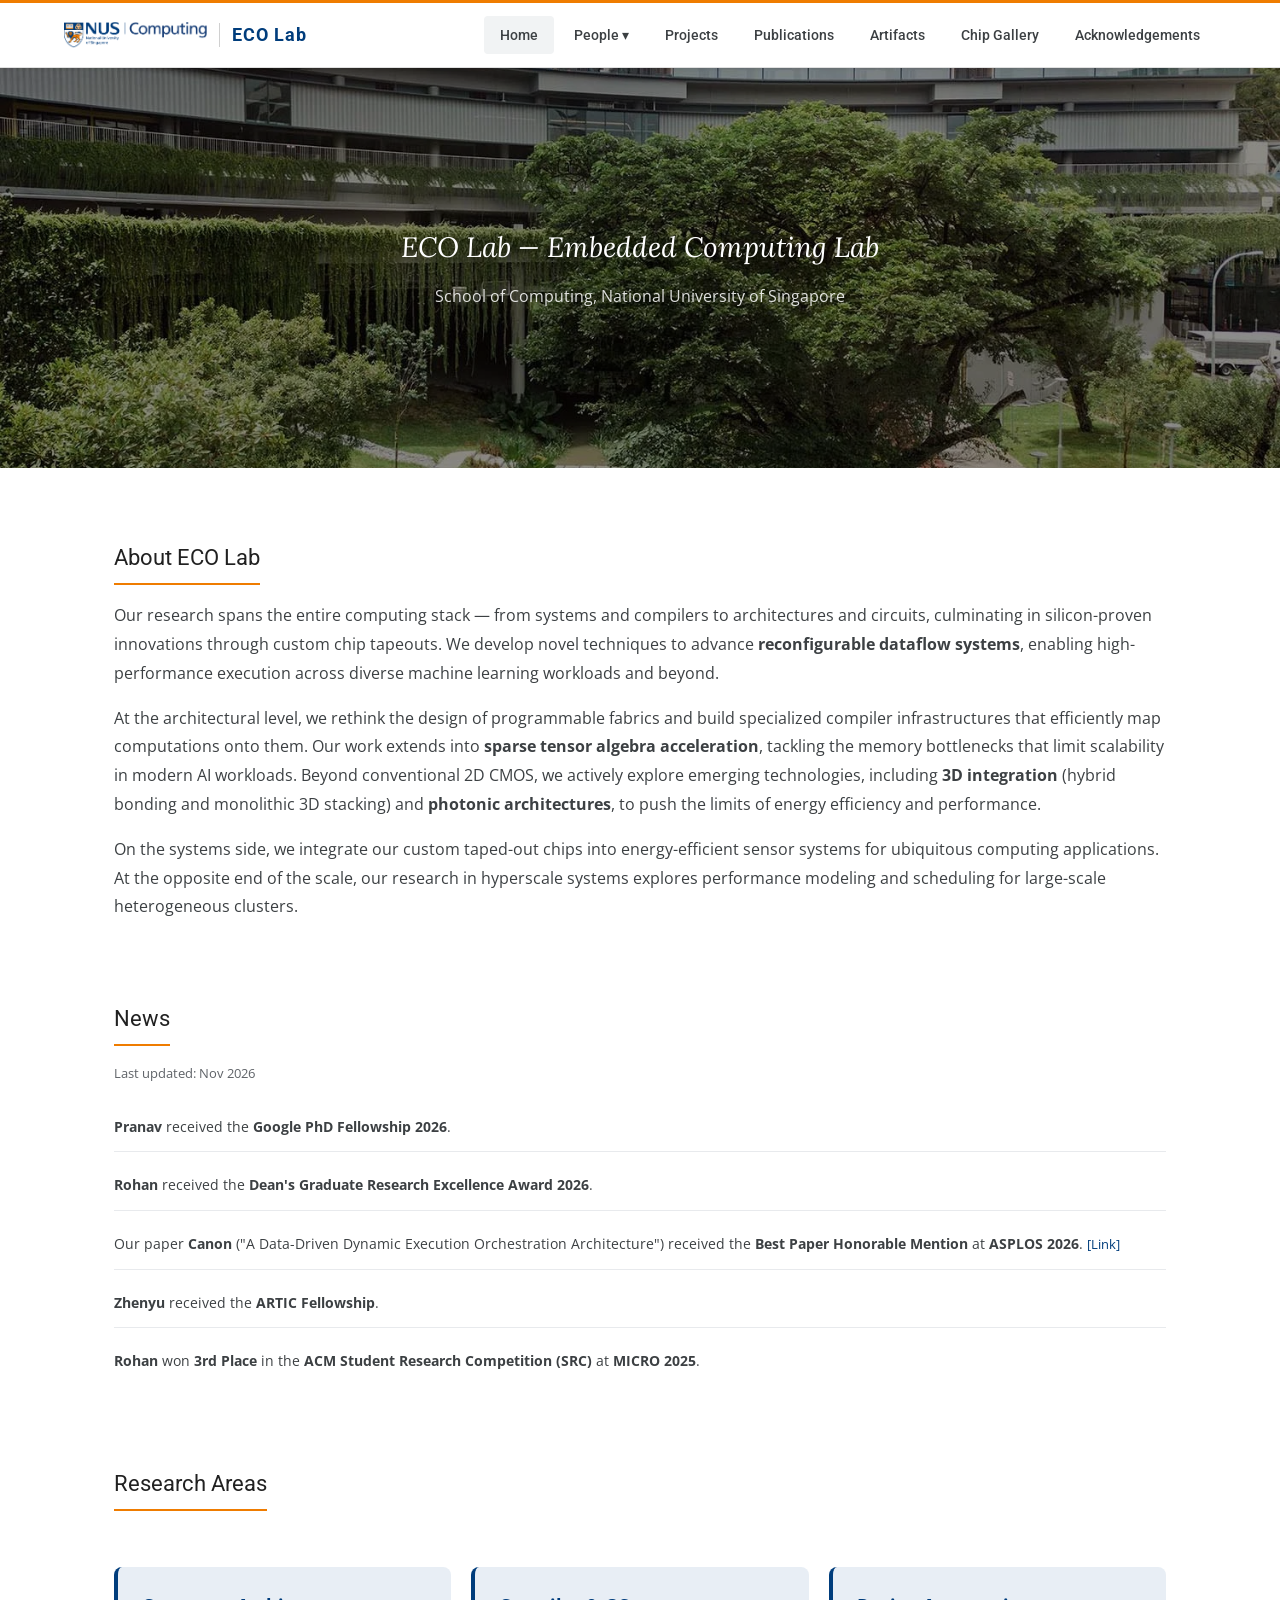
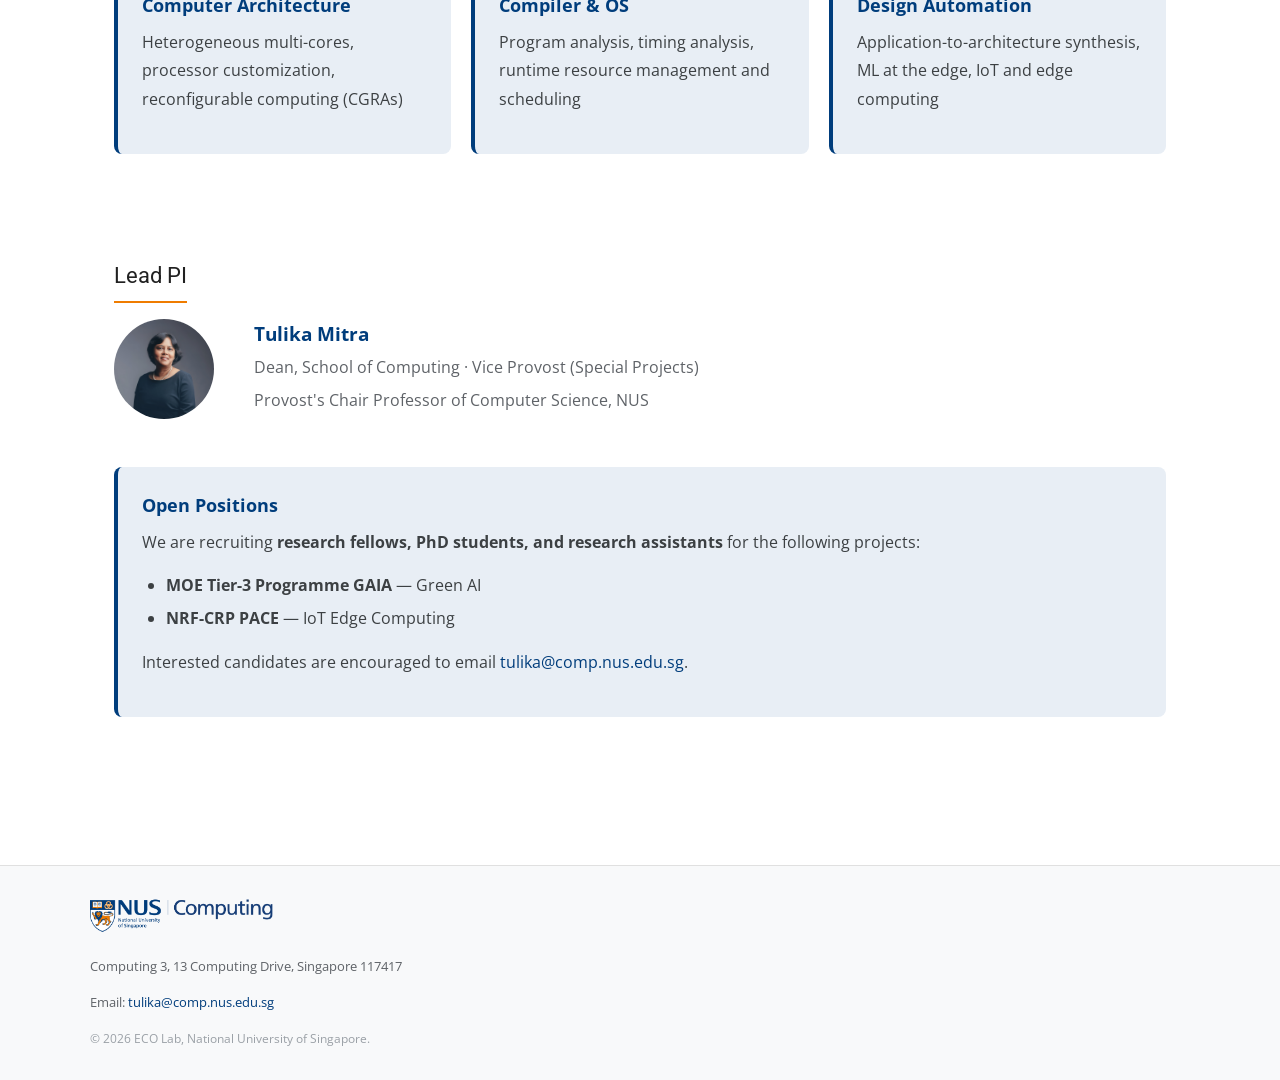
<file: index.html>
<!DOCTYPE html>
<html lang="en">
<head>
    <meta charset="UTF-8">
    <meta name="viewport" content="width=device-width, initial-scale=1.0">
    <title>ECO Lab — Embedded Computing Lab, NUS</title>
    <meta name="description" content="ECO Lab at NUS researches hardware-software co-design of smart, energy-efficient, safety-critical embedded computing systems, including CGRAs, sparse AI accelerators, 3D integration, and photonic architectures.">
    <link rel="icon" type="image/svg+xml" href="static/favicon.svg">
    <!-- Open Graph -->
    <meta property="og:title" content="ECO Lab — Embedded Computing Lab, NUS">
    <meta property="og:description" content="Hardware-Software Co-Design of Smart, Energy-Efficient, Safety-Critical Embedded Computing Systems at the National University of Singapore.">
    <meta property="og:type" content="website">
    <meta property="og:url" content="https://ecolab.comp.nus.edu.sg/">
    <meta property="og:image" content="https://ecolab.comp.nus.edu.sg/static/nus-com3-hero.webp">
    <!-- Twitter Card -->
    <meta name="twitter:card" content="summary_large_image">
    <meta name="twitter:title" content="ECO Lab — Embedded Computing Lab, NUS">
    <meta name="twitter:description" content="Hardware-Software Co-Design of Smart, Energy-Efficient, Safety-Critical Embedded Computing Systems at the National University of Singapore.">
    <meta name="twitter:image" content="https://ecolab.comp.nus.edu.sg/static/nus-com3-hero.webp">
    <link rel="stylesheet" href="css/style.css">
</head>
<body data-page="home">

    <!-- Hero Section -->
    <section class="hero" style="background-image: url('static/nus-com3-hero.webp');">
        <div class="hero-overlay"></div>
        <div class="hero-content">
            <h1>ECO Lab — Embedded Computing Lab</h1>
            <p style="color: rgba(255,255,255,0.85); font-size: 16px; margin-top: 8px;">School of Computing, National University of Singapore</p>
        </div>
    </section>

    <!-- Main Content -->
    <div class="page-container content">

        <!-- About the Lab -->
        <section class="section-block">
            <h2 class="section-title">About ECO Lab</h2>
            <p>
                Our research spans the entire computing stack — from systems and compilers to architectures and circuits,
                culminating in silicon-proven innovations through custom chip tapeouts. We develop novel techniques to advance
                <strong>reconfigurable dataflow systems</strong>, enabling high-performance execution across diverse machine learning workloads and beyond.
            </p>
            <p>
                At the architectural level, we rethink the design of programmable fabrics and build specialized compiler
                infrastructures that efficiently map computations onto them. Our work extends into <strong>sparse tensor algebra acceleration</strong>,
                tackling the memory bottlenecks that limit scalability in modern AI workloads. Beyond conventional 2D CMOS, we actively explore
                emerging technologies, including <strong>3D integration</strong> (hybrid bonding and monolithic 3D stacking) and <strong>photonic architectures</strong>,
                to push the limits of energy efficiency and performance.
            </p>
            <p>
                On the systems side, we integrate our custom taped-out chips into energy-efficient sensor systems for ubiquitous
                computing applications. At the opposite end of the scale, our research in hyperscale systems explores performance
                modeling and scheduling for large-scale heterogeneous clusters.
            </p>
        </section>

        <!-- News -->
        <section class="section-block">
            <h2 class="section-title">News</h2>
            <p style="color: #5f6368; font-size: 13px; margin: 0;">Last updated: Nov 2026</p>
            <div id="news-container"></div>
        </section>

        <!-- Research Areas -->
        <section class="section-block">
            <h2 class="section-title">Research Areas</h2>
            <div style="display: grid; grid-template-columns: 1fr 1fr 1fr; gap: 20px; margin-top: 16px;">
                <div class="highlight-box">
                    <h3>Computer Architecture</h3>
                    <p>Heterogeneous multi-cores, processor customization, reconfigurable computing (CGRAs)</p>
                </div>
                <div class="highlight-box">
                    <h3>Compiler & OS</h3>
                    <p>Program analysis, timing analysis, runtime resource management and scheduling</p>
                </div>
                <div class="highlight-box">
                    <h3>Design Automation</h3>
                    <p>Application-to-architecture synthesis, ML at the edge, IoT and edge computing</p>
                </div>
            </div>
        </section>

        <!-- Principal Investigator -->
        <section class="section-block">
            <h2 class="section-title">Lead PI</h2>
            <div class="profile-header">
                <img src="static/tulika/tulika-mitra-2.jpg" alt="Tulika Mitra" style="width: 100px; height: 100px; border-radius: 50%; object-fit: cover; flex-shrink: 0;">
                <div class="profile-info">
                    <h3 style="margin-bottom: 4px;"><a href="professor.html">Tulika Mitra</a></h3>
                    <p class="title">Dean, School of Computing · Vice Provost (Special Projects)</p>
                    <p class="title">Provost's Chair Professor of Computer Science, NUS</p>
                </div>
            </div>
        </section>

        <!-- Openings -->
        <section class="section-block">
            <div class="highlight-box">
                <h3>Open Positions</h3>
                <p>
                    We are recruiting <strong>research fellows, PhD students, and research assistants</strong> for the following projects:
                </p>
                <ul style="margin-top: 8px;">
                    <li><strong>MOE Tier-3 Programme GAIA</strong> — Green AI</li>
                    <li><strong>NRF-CRP PACE</strong> — IoT Edge Computing</li>
                </ul>
                <p style="margin-top: 8px;">
                    Interested candidates are encouraged to email <a href="mailto:tulika@comp.nus.edu.sg">tulika@comp.nus.edu.sg</a>.
                </p>
            </div>
        </section>

    </div>

    <script src="js/components.js"></script>
    <script src="js/news.js"></script>
    <script>
        document.addEventListener('DOMContentLoaded', () => {
            renderNews('news-container', { limit: 5 });
        });
    </script>
</body>
</html>
</file>
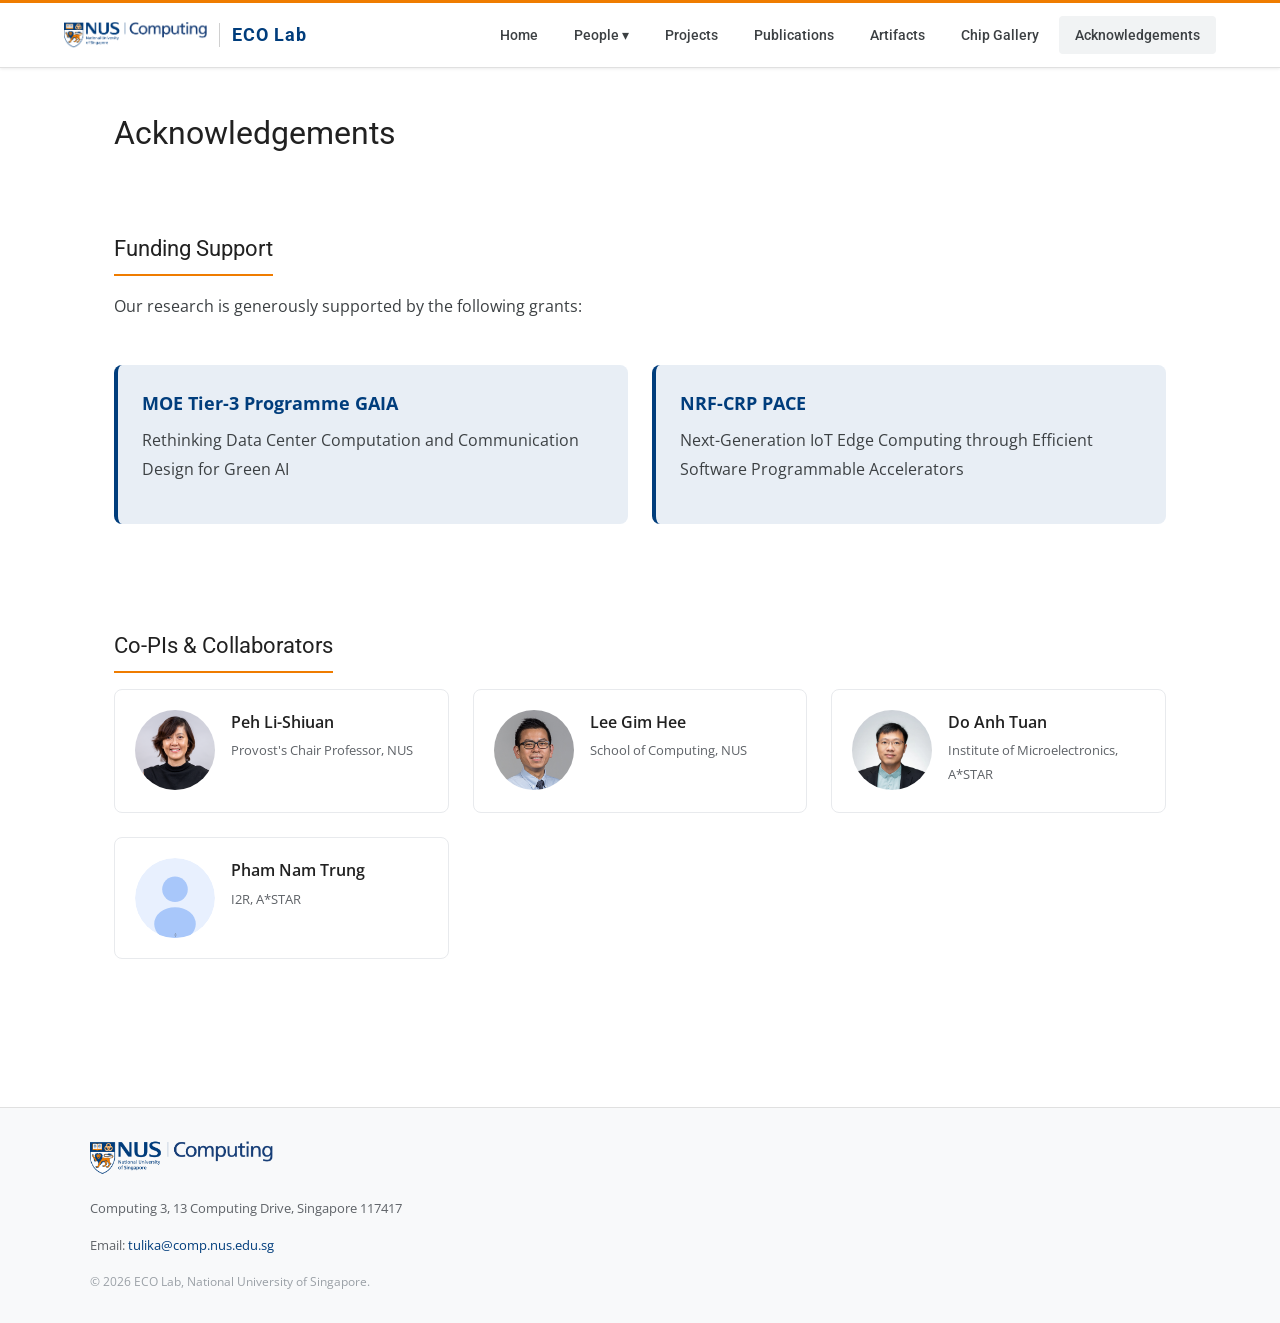
<file: acknowledgements.html>
<!DOCTYPE html>
<html lang="en">
<head>
    <meta charset="UTF-8">
    <meta name="viewport" content="width=device-width, initial-scale=1.0">
    <title>Acknowledgements - ECO Lab</title>
    <meta name="description" content="Funding acknowledgements for ECO Lab research — supported by MOE Tier-3 Programme GAIA and NRF-CRP PACE.">
    <link rel="icon" type="image/svg+xml" href="static/favicon.svg">
    <!-- Open Graph -->
    <meta property="og:title" content="Acknowledgements - ECO Lab">
    <meta property="og:description" content="Funding acknowledgements for ECO Lab research at NUS.">
    <meta property="og:type" content="website">
    <meta property="og:url" content="https://ecolab.comp.nus.edu.sg/acknowledgements.html">
    <meta property="og:image" content="https://ecolab.comp.nus.edu.sg/static/nus-com3-hero.webp">
    <!-- Twitter Card -->
    <meta name="twitter:card" content="summary">
    <meta name="twitter:title" content="Acknowledgements - ECO Lab">
    <meta name="twitter:description" content="Funding acknowledgements for ECO Lab research at NUS.">
    <meta name="twitter:image" content="https://ecolab.comp.nus.edu.sg/static/nus-com3-hero.webp">
    <link rel="stylesheet" href="css/style.css">
</head>
<body data-page="acknowledgements">

    <div class="page-container content">

        <h1 style="font-family: 'Roboto', sans-serif; font-weight: 400; margin-bottom: 40px;">Acknowledgements</h1>

        <section class="section-block">
            <h2 class="section-title">Funding Support</h2>
            <p>Our research is generously supported by the following grants:</p>

            <div style="display: grid; grid-template-columns: 1fr 1fr; gap: 24px; margin-top: 20px;">
                <div class="highlight-box">
                    <h3>MOE Tier-3 Programme GAIA</h3>
                    <p>Rethinking Data Center Computation and Communication Design for Green AI</p>
                </div>
                <div class="highlight-box">
                    <h3>NRF-CRP PACE</h3>
                    <p>Next-Generation IoT Edge Computing through Efficient Software Programmable Accelerators</p>
                </div>
            </div>
        </section>

        <section class="section-block">
            <h2 class="section-title">Co-PIs &amp; Collaborators</h2>
            <div class="team-grid">
                <div class="team-card">
                    <img src="static/tulika/peh-lishiuan.jpg" alt="Peh Li-Shiuan">
                    <div class="team-card-info">
                        <h3><a href="https://www.comp.nus.edu.sg/~peh/" target="_blank">Peh Li-Shiuan</a></h3>
                        <p class="role">Provost's Chair Professor, NUS</p>
                    </div>
                </div>
                <div class="team-card">
                    <img src="static/tulika/lee-gimhee.jpg" alt="Lee Gim Hee">
                    <div class="team-card-info">
                        <h3><a href="https://www.comp.nus.edu.sg/~leegh/" target="_blank">Lee Gim Hee</a></h3>
                        <p class="role">School of Computing, NUS</p>
                    </div>
                </div>
                <div class="team-card">
                    <img src="static/tulika/do-anhtuan.jpg" alt="Do Anh Tuan">
                    <div class="team-card-info">
                        <h3><a href="https://www.a-star.edu.sg/qinc/about-qinc/management/dr-do-anh-tuan" target="_blank">Do Anh Tuan</a></h3>
                        <p class="role">Institute of Microelectronics, A*STAR</p>
                    </div>
                </div>
                <div class="team-card">
                    <img src="static/tulika/default-avatar.svg" alt="Pham Nam Trung">
                    <div class="team-card-info">
                        <h3><a href="https://www.a-star.edu.sg/i2r" target="_blank">Pham Nam Trung</a></h3>
                        <p class="role">I2R, A*STAR</p>
                    </div>
                </div>
            </div>
        </section>

    </div>

    <script src="js/components.js"></script>
</body>
</html>
</file>
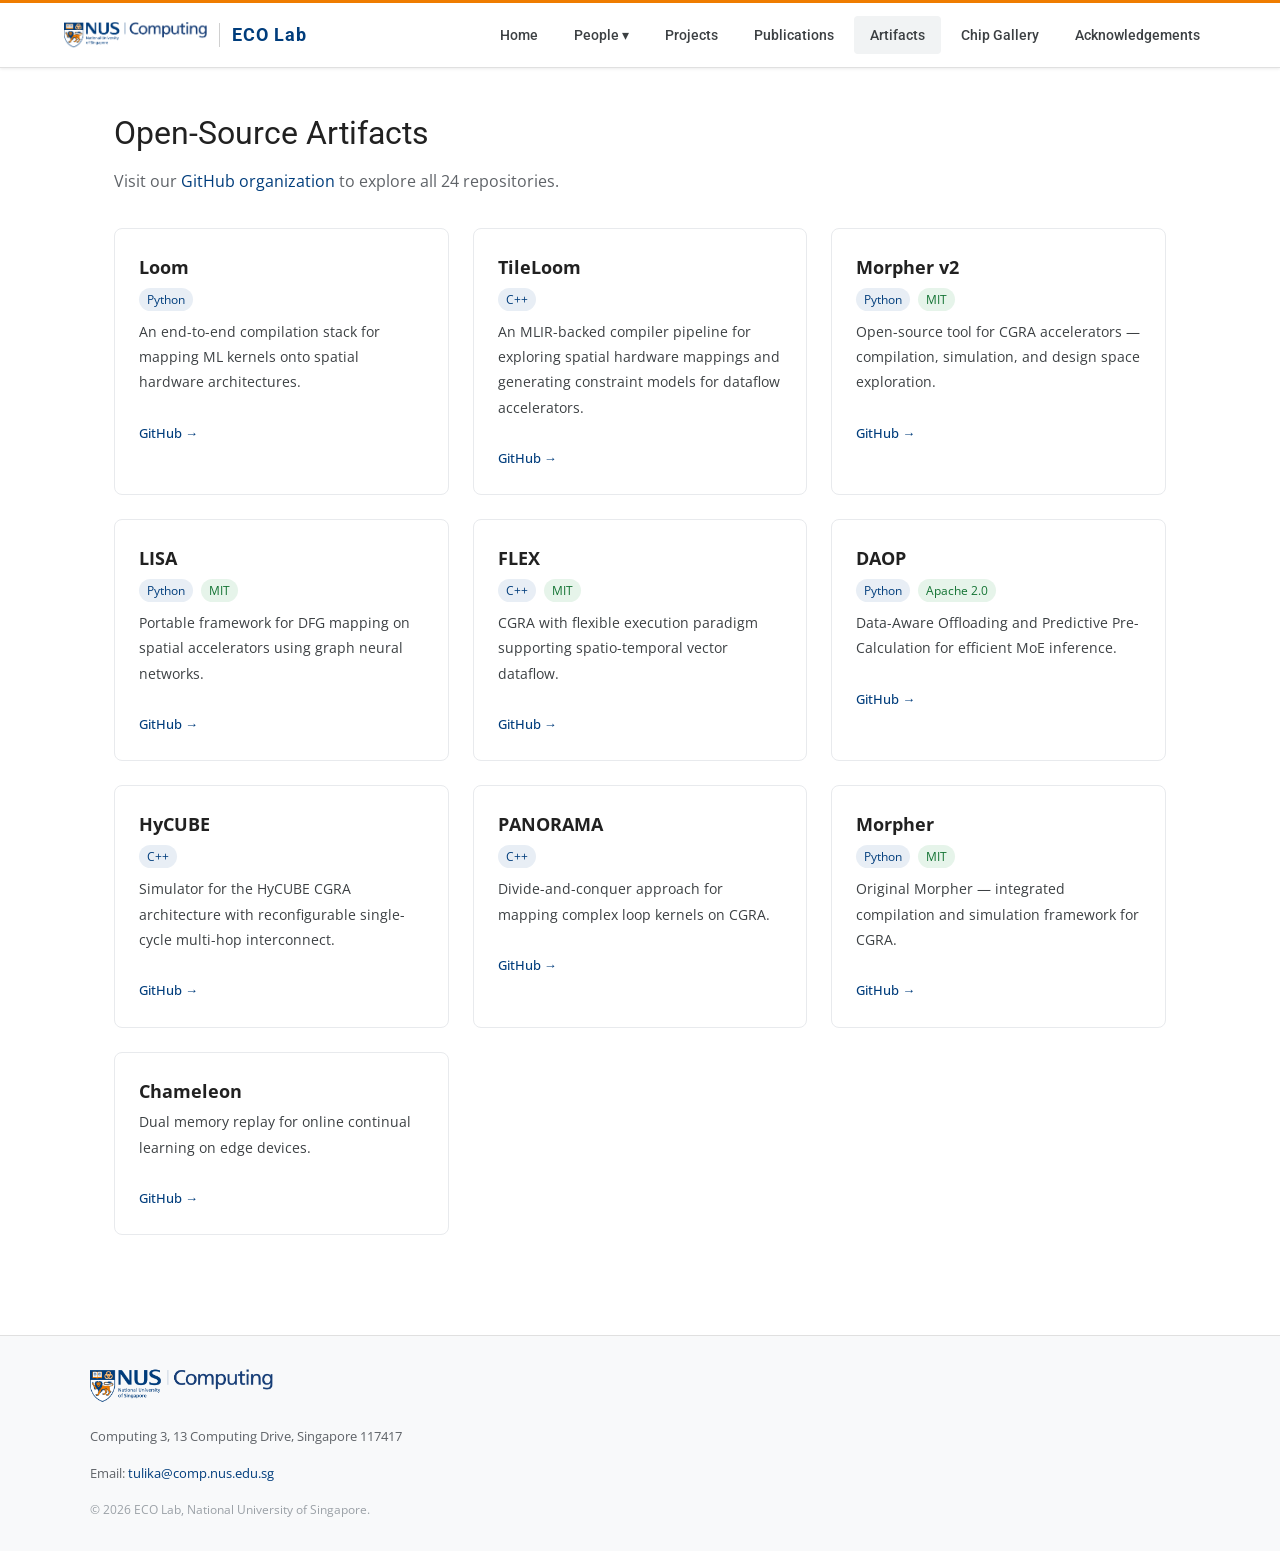
<file: artifacts.html>
<!DOCTYPE html>
<html lang="en">
<head>
    <meta charset="UTF-8">
    <meta name="viewport" content="width=device-width, initial-scale=1.0">
    <title>Artifacts - ECO Lab</title>
    <meta name="description" content="Open-source artifacts from ECO Lab — tools and frameworks for CGRA compilation, simulation, and design space exploration including Morpher, LISA, FLEX, and more.">
    <link rel="icon" type="image/svg+xml" href="static/favicon.svg">
    <!-- Open Graph -->
    <meta property="og:title" content="Open-Source Artifacts - ECO Lab">
    <meta property="og:description" content="Open-source tools and frameworks for CGRA compilation, simulation, and design space exploration from ECO Lab at NUS.">
    <meta property="og:type" content="website">
    <meta property="og:url" content="https://ecolab.comp.nus.edu.sg/artifacts.html">
    <meta property="og:image" content="https://ecolab.comp.nus.edu.sg/static/nus-com3-hero.webp">
    <!-- Twitter Card -->
    <meta name="twitter:card" content="summary">
    <meta name="twitter:title" content="Open-Source Artifacts - ECO Lab">
    <meta name="twitter:description" content="Open-source tools and frameworks for CGRA compilation, simulation, and design space exploration from ECO Lab at NUS.">
    <meta name="twitter:image" content="https://ecolab.comp.nus.edu.sg/static/nus-com3-hero.webp">
    <link rel="stylesheet" href="css/style.css">
    <style>
        .artifact-grid {
            display: grid;
            grid-template-columns: repeat(auto-fill, minmax(300px, 1fr));
            gap: 24px;
            margin-top: 16px;
        }
        .artifact-card {
            border: 1px solid #e8eaed;
            border-radius: 8px;
            padding: 24px;
            transition: box-shadow 0.2s;
        }
        .artifact-card:hover {
            box-shadow: 0 4px 12px rgba(0,0,0,0.08);
        }
        .artifact-card h3 {
            font-size: 18px;
            margin-bottom: 4px;
        }
        .artifact-card h3 a {
            color: #212121;
        }
        .artifact-card h3 a:hover {
            color: var(--nus-blue);
        }
        .artifact-lang {
            display: inline-block;
            font-size: 12px;
            padding: 2px 8px;
            border-radius: 12px;
            background: var(--nus-blue-light);
            color: var(--nus-blue);
            margin-bottom: 8px;
        }
        .artifact-license {
            display: inline-block;
            font-size: 12px;
            padding: 2px 8px;
            border-radius: 12px;
            background: #e6f4ea;
            color: #137333;
            margin-left: 4px;
            margin-bottom: 8px;
        }
        .artifact-desc {
            font-size: 14px;
            color: #3c4043;
            line-height: 1.6;
        }
        .artifact-link {
            display: inline-block;
            margin-top: 12px;
            font-size: 13px;
            color: var(--nus-blue);
            text-decoration: none;
            font-weight: 500;
        }
        .artifact-link:hover {
            text-decoration: underline;
        }
    </style>
</head>
<body data-page="artifacts">

    <div class="page-container content">

        <h1 style="font-family: 'Roboto', sans-serif; font-weight: 400; margin-bottom: 8px;">Open-Source Artifacts</h1>
        <p style="color: #5f6368; margin-bottom: 32px;">
            Visit our <a href="https://github.com/ecolab-nus" target="_blank">GitHub organization</a> to explore all 24 repositories.
        </p>

        <div class="artifact-grid">
            <div class="artifact-card">
                <h3><a href="https://github.com/ecolab-nus/loom" target="_blank">Loom</a></h3>
                <span class="artifact-lang">Python</span>
                <p class="artifact-desc">An end-to-end compilation stack for mapping ML kernels onto spatial hardware architectures.</p>
                <a href="https://github.com/ecolab-nus/loom" target="_blank" class="artifact-link">GitHub →</a>
            </div>
            <div class="artifact-card">
                <h3><a href="https://github.com/ecolab-nus/loom-dataflow" target="_blank">TileLoom</a></h3>
                <span class="artifact-lang">C++</span>
                <p class="artifact-desc">An MLIR-backed compiler pipeline for exploring spatial hardware mappings and generating constraint models for dataflow accelerators.</p>
                <a href="https://github.com/ecolab-nus/loom-dataflow" target="_blank" class="artifact-link">GitHub →</a>
            </div>
            <div class="artifact-card">
                <h3><a href="https://github.com/ecolab-nus/morpher-v2" target="_blank">Morpher v2</a></h3>
                <span class="artifact-lang">Python</span>
                <span class="artifact-license">MIT</span>
                <p class="artifact-desc">Open-source tool for CGRA accelerators — compilation, simulation, and design space exploration.</p>
                <a href="https://github.com/ecolab-nus/morpher-v2" target="_blank" class="artifact-link">GitHub →</a>
            </div>

            <div class="artifact-card">
                <h3><a href="https://github.com/ecolab-nus/LISA" target="_blank">LISA</a></h3>
                <span class="artifact-lang">Python</span>
                <span class="artifact-license">MIT</span>
                <p class="artifact-desc">Portable framework for DFG mapping on spatial accelerators using graph neural networks.</p>
                <a href="https://github.com/ecolab-nus/LISA" target="_blank" class="artifact-link">GitHub →</a>
            </div>

            <div class="artifact-card">
                <h3><a href="https://github.com/ecolab-nus/FLEX" target="_blank">FLEX</a></h3>
                <span class="artifact-lang">C++</span>
                <span class="artifact-license">MIT</span>
                <p class="artifact-desc">CGRA with flexible execution paradigm supporting spatio-temporal vector dataflow.</p>
                <a href="https://github.com/ecolab-nus/FLEX" target="_blank" class="artifact-link">GitHub →</a>
            </div>

            <div class="artifact-card">
                <h3><a href="https://github.com/ecolab-nus/DAOP" target="_blank">DAOP</a></h3>
                <span class="artifact-lang">Python</span>
                <span class="artifact-license">Apache 2.0</span>
                <p class="artifact-desc">Data-Aware Offloading and Predictive Pre-Calculation for efficient MoE inference.</p>
                <a href="https://github.com/ecolab-nus/DAOP" target="_blank" class="artifact-link">GitHub →</a>
            </div>

            <div class="artifact-card">
                <h3><a href="https://github.com/ecolab-nus/HyCUBE" target="_blank">HyCUBE</a></h3>
                <span class="artifact-lang">C++</span>
                <p class="artifact-desc">Simulator for the HyCUBE CGRA architecture with reconfigurable single-cycle multi-hop interconnect.</p>
                <a href="https://github.com/ecolab-nus/HyCUBE" target="_blank" class="artifact-link">GitHub →</a>
            </div>

            <div class="artifact-card">
                <h3><a href="https://github.com/ecolab-nus/PANORAMA" target="_blank">PANORAMA</a></h3>
                <span class="artifact-lang">C++</span>
                <p class="artifact-desc">Divide-and-conquer approach for mapping complex loop kernels on CGRA.</p>
                <a href="https://github.com/ecolab-nus/PANORAMA" target="_blank" class="artifact-link">GitHub →</a>
            </div>

            <div class="artifact-card">
                <h3><a href="https://github.com/ecolab-nus/morpher" target="_blank">Morpher</a></h3>
                <span class="artifact-lang">Python</span>
                <span class="artifact-license">MIT</span>
                <p class="artifact-desc">Original Morpher — integrated compilation and simulation framework for CGRA.</p>
                <a href="https://github.com/ecolab-nus/morpher" target="_blank" class="artifact-link">GitHub →</a>
            </div>

            <div class="artifact-card">
                <h3><a href="https://github.com/ecolab-nus/Chameleon" target="_blank">Chameleon</a></h3>
                <p class="artifact-desc">Dual memory replay for online continual learning on edge devices.</p>
                <a href="https://github.com/ecolab-nus/Chameleon" target="_blank" class="artifact-link">GitHub →</a>
            </div>
        </div>

    </div>

    <script src="js/components.js"></script>
</body>
</html>
</file>
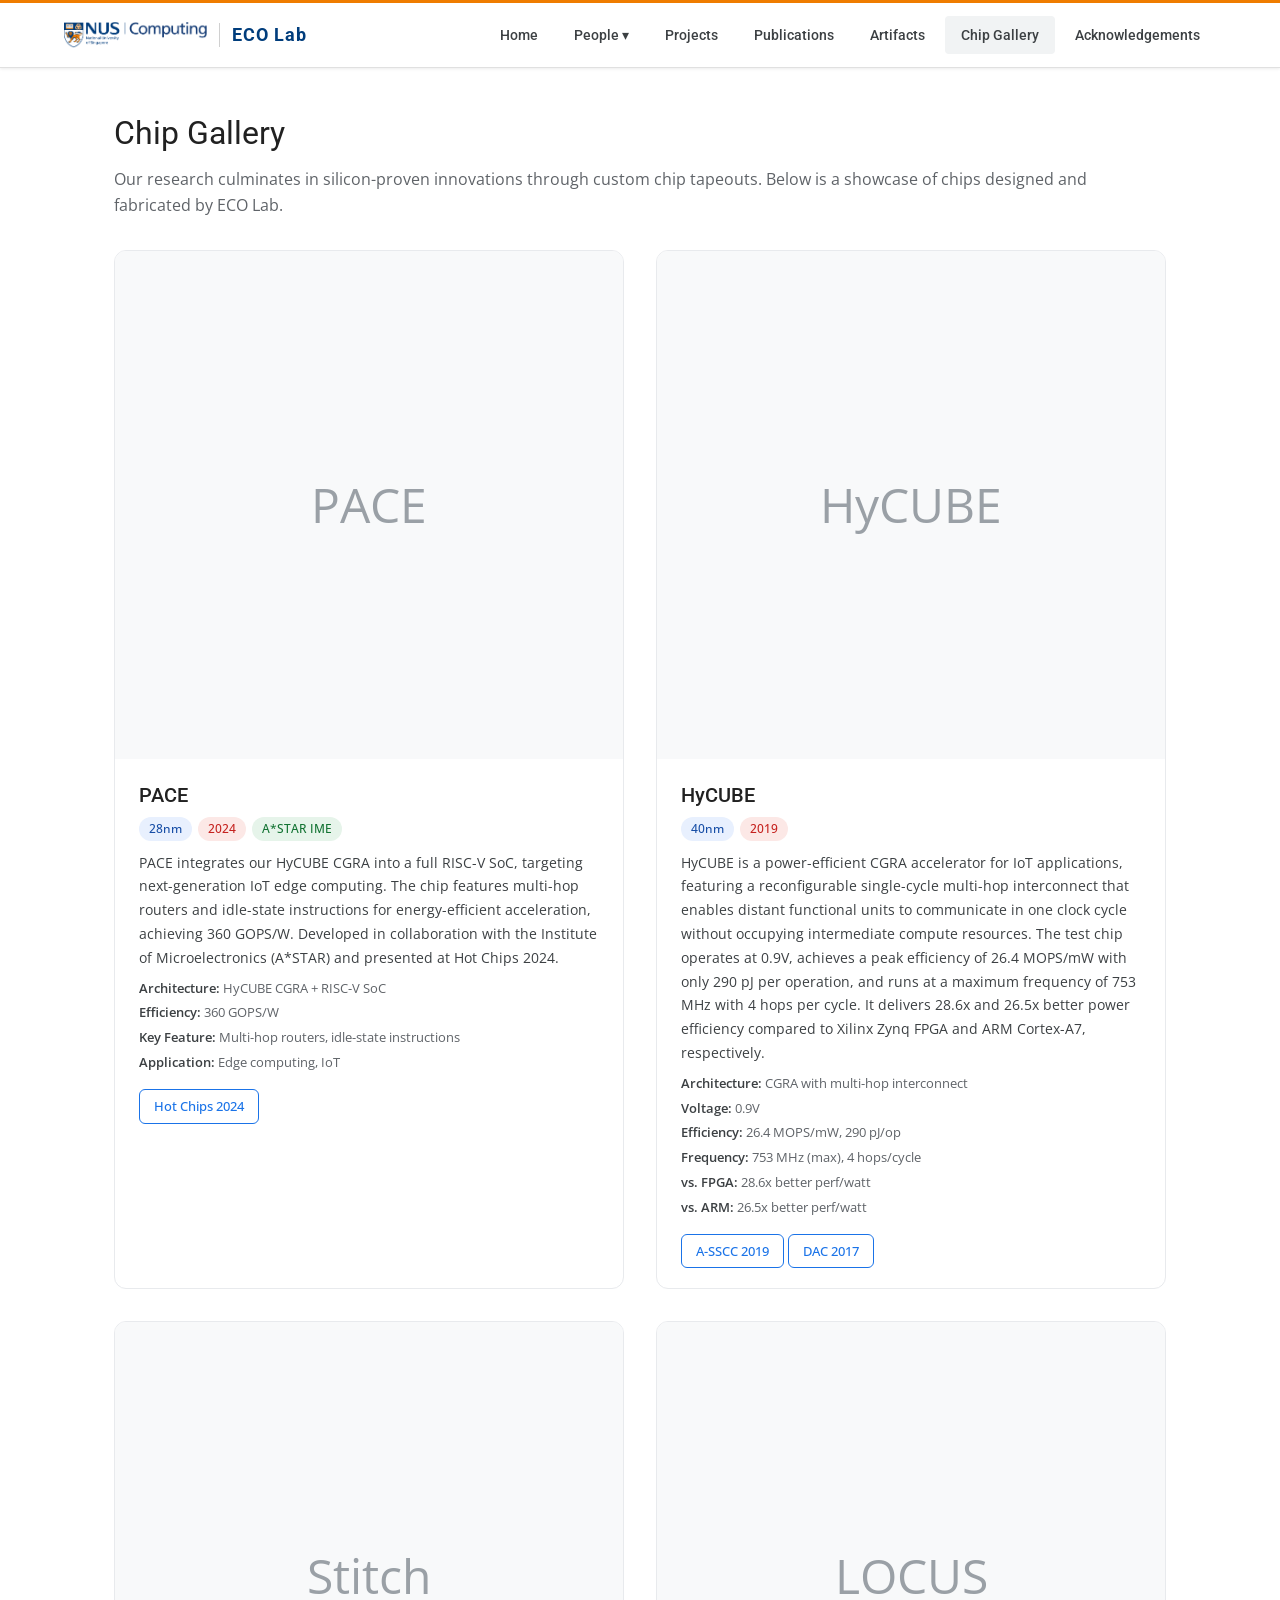
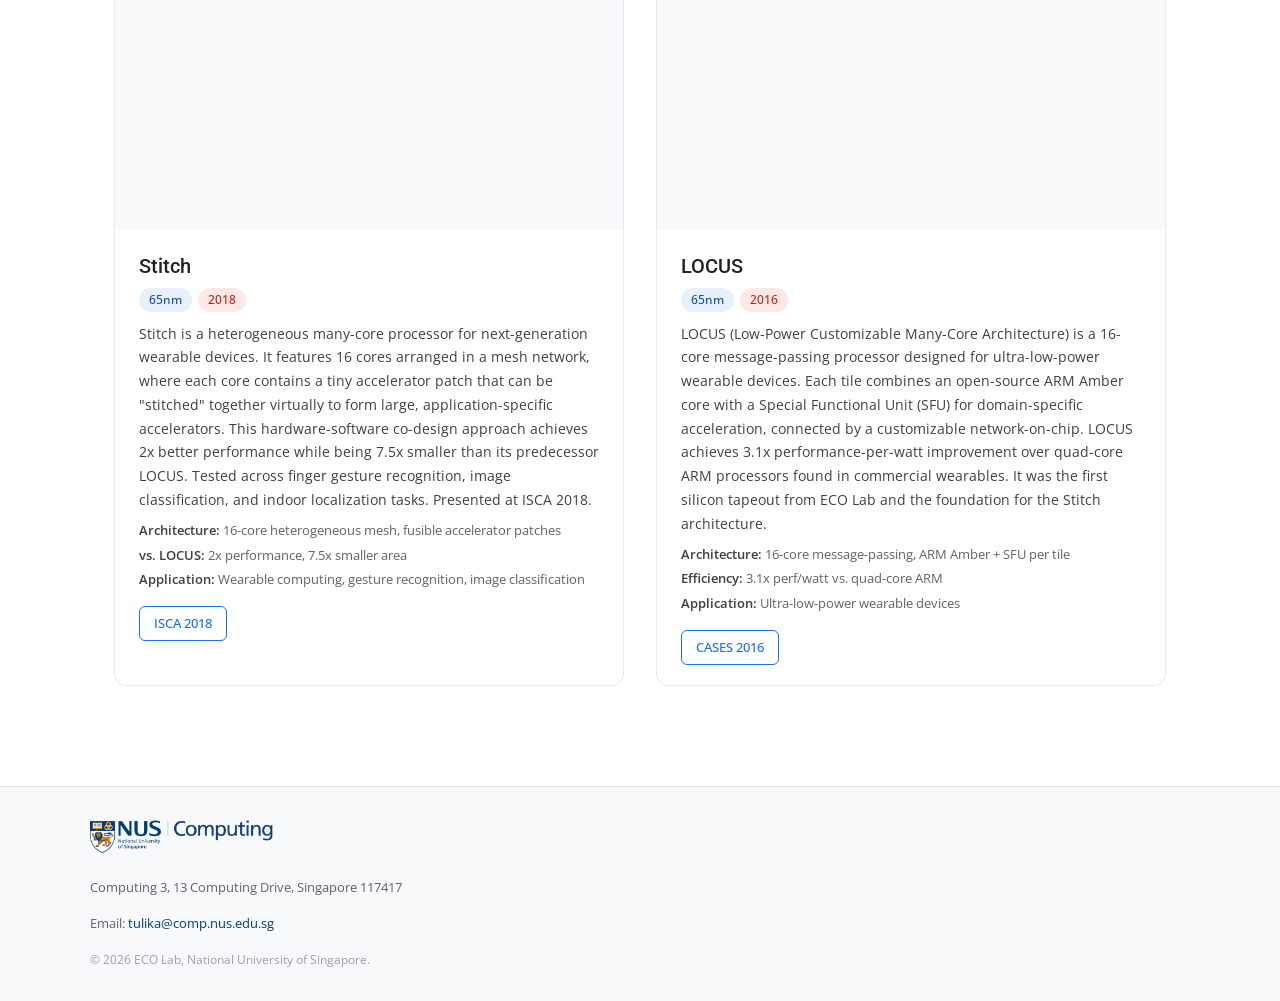
<file: chip-gallery.html>
<!DOCTYPE html>
<html lang="en">
<head>
    <meta charset="UTF-8">
    <meta name="viewport" content="width=device-width, initial-scale=1.0">
    <title>Chip Gallery - ECO Lab</title>
    <meta name="description" content="Silicon-proven chip tapeouts from ECO Lab at NUS — custom CGRA and accelerator chips designed and fabricated by the Embedded Computing Lab.">
    <link rel="icon" type="image/svg+xml" href="static/favicon.svg">
    <!-- Open Graph -->
    <meta property="og:title" content="Chip Gallery - ECO Lab">
    <meta property="og:description" content="Silicon-proven chip tapeouts from ECO Lab at NUS — custom CGRA and accelerator chips.">
    <meta property="og:type" content="website">
    <meta property="og:url" content="https://ecolab.comp.nus.edu.sg/chip-gallery.html">
    <meta property="og:image" content="https://ecolab.comp.nus.edu.sg/static/nus-com3-hero.webp">
    <!-- Twitter Card -->
    <meta name="twitter:card" content="summary">
    <meta name="twitter:title" content="Chip Gallery - ECO Lab">
    <meta name="twitter:description" content="Silicon-proven chip tapeouts from ECO Lab at NUS — custom CGRA and accelerator chips.">
    <meta name="twitter:image" content="https://ecolab.comp.nus.edu.sg/static/nus-com3-hero.webp">
    <link rel="stylesheet" href="css/style.css">
    <style>
        .chip-grid {
            display: grid;
            grid-template-columns: repeat(auto-fill, minmax(340px, 1fr));
            gap: 32px;
            margin-top: 32px;
        }
        .chip-card {
            border: 1px solid #e8eaed;
            border-radius: 12px;
            overflow: hidden;
            transition: box-shadow 0.3s;
        }
        .chip-card:hover {
            box-shadow: 0 6px 20px rgba(0,0,0,0.1);
        }
        .chip-img {
            width: 100%;
            aspect-ratio: 1;
            background: #f1f3f4;
            display: flex;
            align-items: center;
            justify-content: center;
            overflow: hidden;
        }
        .chip-img img {
            width: 100%;
            height: 100%;
            object-fit: cover;
        }
        .chip-info {
            padding: 20px 24px;
        }
        .chip-info h3 {
            font-family: 'Roboto', sans-serif;
            font-size: 20px;
            font-weight: 500;
            color: #212121;
            margin-bottom: 6px;
        }
        .chip-meta {
            display: flex;
            flex-wrap: wrap;
            gap: 6px;
            margin-bottom: 10px;
        }
        .chip-tag {
            display: inline-block;
            font-size: 12px;
            padding: 2px 10px;
            border-radius: 12px;
            font-weight: 500;
        }
        .chip-tag.process {
            background: #e8f0fe;
            color: #174ea6;
        }
        .chip-tag.year {
            background: #fce8e6;
            color: #c5221f;
        }
        .chip-tag.foundry {
            background: #e6f4ea;
            color: #137333;
        }
        .chip-info p {
            font-size: 14px;
            line-height: 1.7;
            color: #3c4043;
            margin-bottom: 8px;
        }
        .chip-specs {
            font-size: 13px;
            color: #5f6368;
            margin-top: 8px;
        }
        .chip-specs dt {
            display: inline;
            font-weight: 600;
            color: #3c4043;
        }
        .chip-specs dt::after {
            content: ': ';
        }
        .chip-specs dd {
            display: inline;
            margin: 0;
        }
        .chip-specs dd::after {
            content: '';
            display: block;
            margin-bottom: 4px;
        }
        .chip-link {
            display: inline-flex;
            align-items: center;
            gap: 6px;
            margin-top: 12px;
            padding: 6px 14px;
            border: 1px solid #1a73e8;
            border-radius: 6px;
            color: #1a73e8;
            font-size: 13px;
            font-weight: 500;
            text-decoration: none;
            transition: all 0.2s;
        }
        .chip-link:hover {
            background: #1a73e8;
            color: #fff;
            text-decoration: none;
        }
        .chip-placeholder {
            width: 100%;
            height: 100%;
            display: flex;
            align-items: center;
            justify-content: center;
            font-size: 48px;
            color: #9aa0a6;
            background: #f8f9fa;
        }
        @media (max-width: 600px) {
            .chip-grid {
                grid-template-columns: 1fr;
            }
        }
    </style>
</head>
<body data-page="chip-gallery">

    <div class="page-container">

        <h1 style="font-family: 'Roboto', sans-serif; font-weight: 400; margin-bottom: 8px;">Chip Gallery</h1>
        <p style="color: #5f6368; margin-bottom: 8px;">
            Our research culminates in silicon-proven innovations through custom chip tapeouts.
            Below is a showcase of chips designed and fabricated by ECO Lab.
        </p>

        <div class="chip-grid">

            <!-- PACE Chip -->
            <div class="chip-card">
                <div class="chip-img">
                    <!-- Replace with: <img src="static/chips/pace.jpg" alt="PACE Chip" loading="lazy"> -->
                    <div class="chip-placeholder">PACE</div>
                </div>
                <div class="chip-info">
                    <h3>PACE</h3>
                    <div class="chip-meta">
                        <span class="chip-tag process">28nm</span>
                        <span class="chip-tag year">2024</span>
                        <span class="chip-tag foundry">A*STAR IME</span>
                    </div>
                    <p>PACE integrates our HyCUBE CGRA into a full RISC-V SoC, targeting next-generation IoT edge computing. The chip features multi-hop routers and idle-state instructions for energy-efficient acceleration, achieving 360 GOPS/W. Developed in collaboration with the Institute of Microelectronics (A*STAR) and presented at Hot Chips 2024.</p>
                    <dl class="chip-specs">
                        <dt>Architecture</dt><dd>HyCUBE CGRA + RISC-V SoC</dd>
                        <dt>Efficiency</dt><dd>360 GOPS/W</dd>
                        <dt>Key Feature</dt><dd>Multi-hop routers, idle-state instructions</dd>
                        <dt>Application</dt><dd>Edge computing, IoT</dd>
                    </dl>
                    <a href="https://ieeexplore.ieee.org/document/10665106/" target="_blank" class="chip-link">Hot Chips 2024</a>
                </div>
            </div>

            <!-- HyCUBE Chip -->
            <div class="chip-card">
                <div class="chip-img">
                    <!-- Replace with: <img src="static/chips/hycube.jpg" alt="HyCUBE Chip" loading="lazy"> -->
                    <div class="chip-placeholder">HyCUBE</div>
                </div>
                <div class="chip-info">
                    <h3>HyCUBE</h3>
                    <div class="chip-meta">
                        <span class="chip-tag process">40nm</span>
                        <span class="chip-tag year">2019</span>
                    </div>
                    <p>HyCUBE is a power-efficient CGRA accelerator for IoT applications, featuring a reconfigurable single-cycle multi-hop interconnect that enables distant functional units to communicate in one clock cycle without occupying intermediate compute resources. The test chip operates at 0.9V, achieves a peak efficiency of 26.4 MOPS/mW with only 290 pJ per operation, and runs at a maximum frequency of 753 MHz with 4 hops per cycle. It delivers 28.6x and 26.5x better power efficiency compared to Xilinx Zynq FPGA and ARM Cortex-A7, respectively.</p>
                    <dl class="chip-specs">
                        <dt>Architecture</dt><dd>CGRA with multi-hop interconnect</dd>
                        <dt>Voltage</dt><dd>0.9V</dd>
                        <dt>Efficiency</dt><dd>26.4 MOPS/mW, 290 pJ/op</dd>
                        <dt>Frequency</dt><dd>753 MHz (max), 4 hops/cycle</dd>
                        <dt>vs. FPGA</dt><dd>28.6x better perf/watt</dd>
                        <dt>vs. ARM</dt><dd>26.5x better perf/watt</dd>
                    </dl>
                    <a href="https://ieeexplore.ieee.org/document/9056954/" target="_blank" class="chip-link">A-SSCC 2019</a>
                    <a href="https://www.comp.nus.edu.sg/~tulika/DAC17.pdf" target="_blank" class="chip-link">DAC 2017</a>
                </div>
            </div>

            <!-- Stitch Chip -->
            <div class="chip-card">
                <div class="chip-img">
                    <!-- Replace with: <img src="static/chips/stitch.jpg" alt="Stitch Chip" loading="lazy"> -->
                    <div class="chip-placeholder">Stitch</div>
                </div>
                <div class="chip-info">
                    <h3>Stitch</h3>
                    <div class="chip-meta">
                        <span class="chip-tag process">65nm</span>
                        <span class="chip-tag year">2018</span>
                    </div>
                    <p>Stitch is a heterogeneous many-core processor for next-generation wearable devices. It features 16 cores arranged in a mesh network, where each core contains a tiny accelerator patch that can be "stitched" together virtually to form large, application-specific accelerators. This hardware-software co-design approach achieves 2x better performance while being 7.5x smaller than its predecessor LOCUS. Tested across finger gesture recognition, image classification, and indoor localization tasks. Presented at ISCA 2018.</p>
                    <dl class="chip-specs">
                        <dt>Architecture</dt><dd>16-core heterogeneous mesh, fusible accelerator patches</dd>
                        <dt>vs. LOCUS</dt><dd>2x performance, 7.5x smaller area</dd>
                        <dt>Application</dt><dd>Wearable computing, gesture recognition, image classification</dd>
                    </dl>
                    <a href="https://www.comp.nus.edu.sg/~tulika/ISCA18.pdf" target="_blank" class="chip-link">ISCA 2018</a>
                </div>
            </div>

            <!-- LOCUS Chip -->
            <div class="chip-card">
                <div class="chip-img">
                    <!-- Replace with: <img src="static/chips/locus.jpg" alt="LOCUS Chip" loading="lazy"> -->
                    <div class="chip-placeholder">LOCUS</div>
                </div>
                <div class="chip-info">
                    <h3>LOCUS</h3>
                    <div class="chip-meta">
                        <span class="chip-tag process">65nm</span>
                        <span class="chip-tag year">2016</span>
                    </div>
                    <p>LOCUS (Low-Power Customizable Many-Core Architecture) is a 16-core message-passing processor designed for ultra-low-power wearable devices. Each tile combines an open-source ARM Amber core with a Special Functional Unit (SFU) for domain-specific acceleration, connected by a customizable network-on-chip. LOCUS achieves 3.1x performance-per-watt improvement over quad-core ARM processors found in commercial wearables. It was the first silicon tapeout from ECO Lab and the foundation for the Stitch architecture.</p>
                    <dl class="chip-specs">
                        <dt>Architecture</dt><dd>16-core message-passing, ARM Amber + SFU per tile</dd>
                        <dt>Efficiency</dt><dd>3.1x perf/watt vs. quad-core ARM</dd>
                        <dt>Application</dt><dd>Ultra-low-power wearable devices</dd>
                    </dl>
                    <a href="https://www.comp.nus.edu.sg/~tulika/CASES16.pdf" target="_blank" class="chip-link">CASES 2016</a>
                </div>
            </div>

        </div>

    </div>

    <script src="js/components.js"></script>
</body>
</html>
</file>
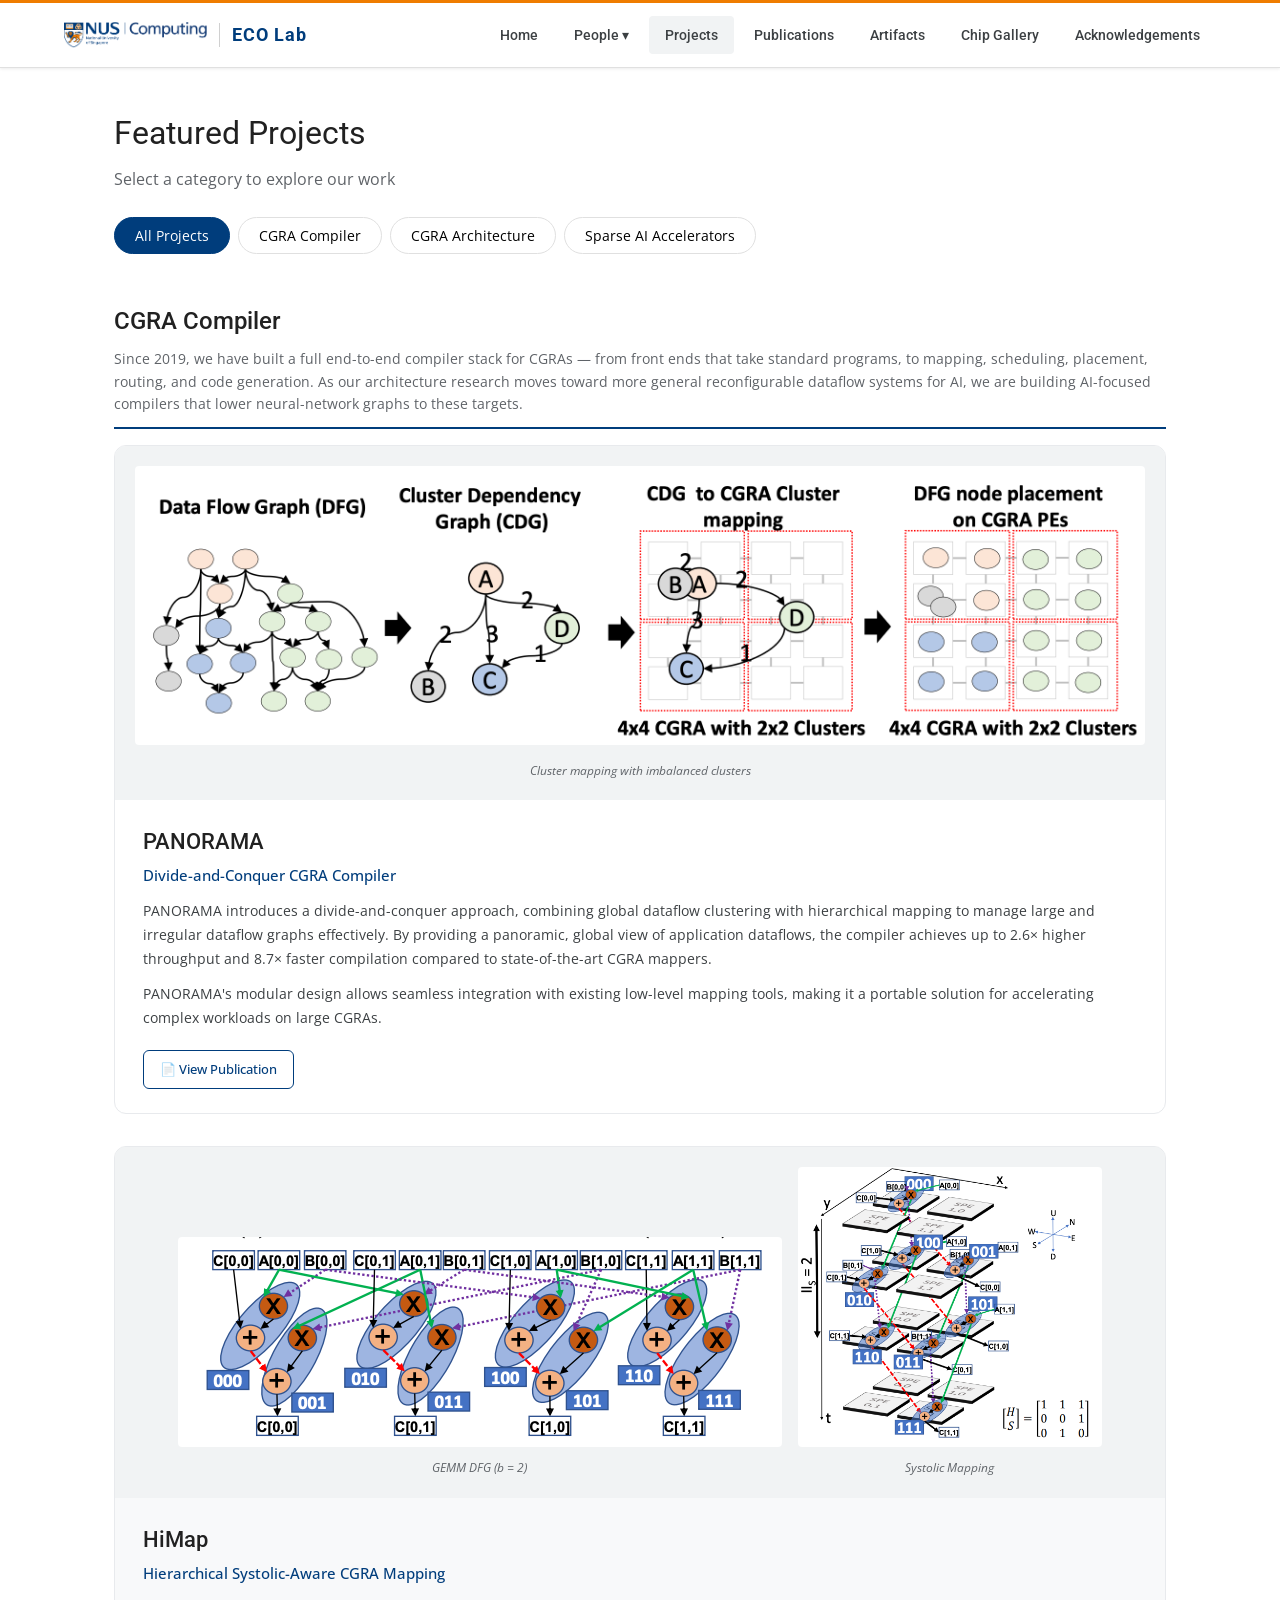
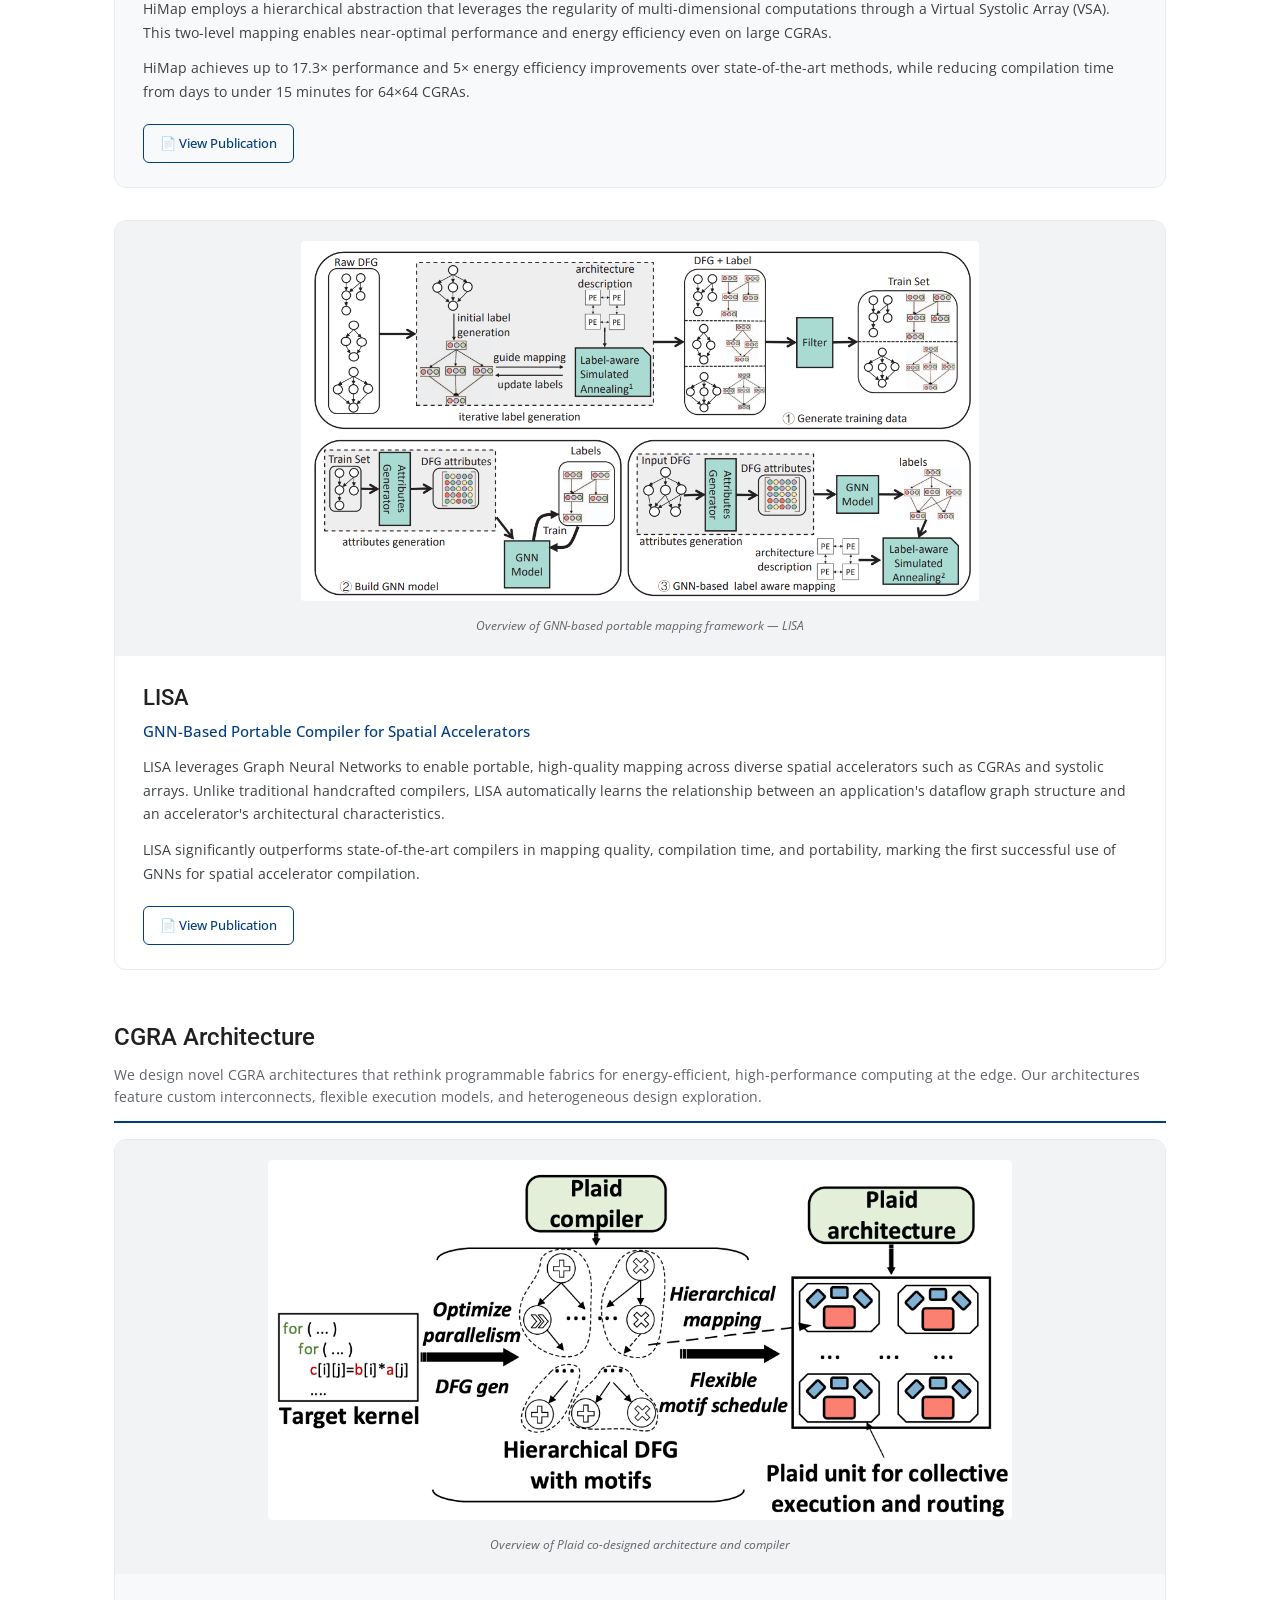
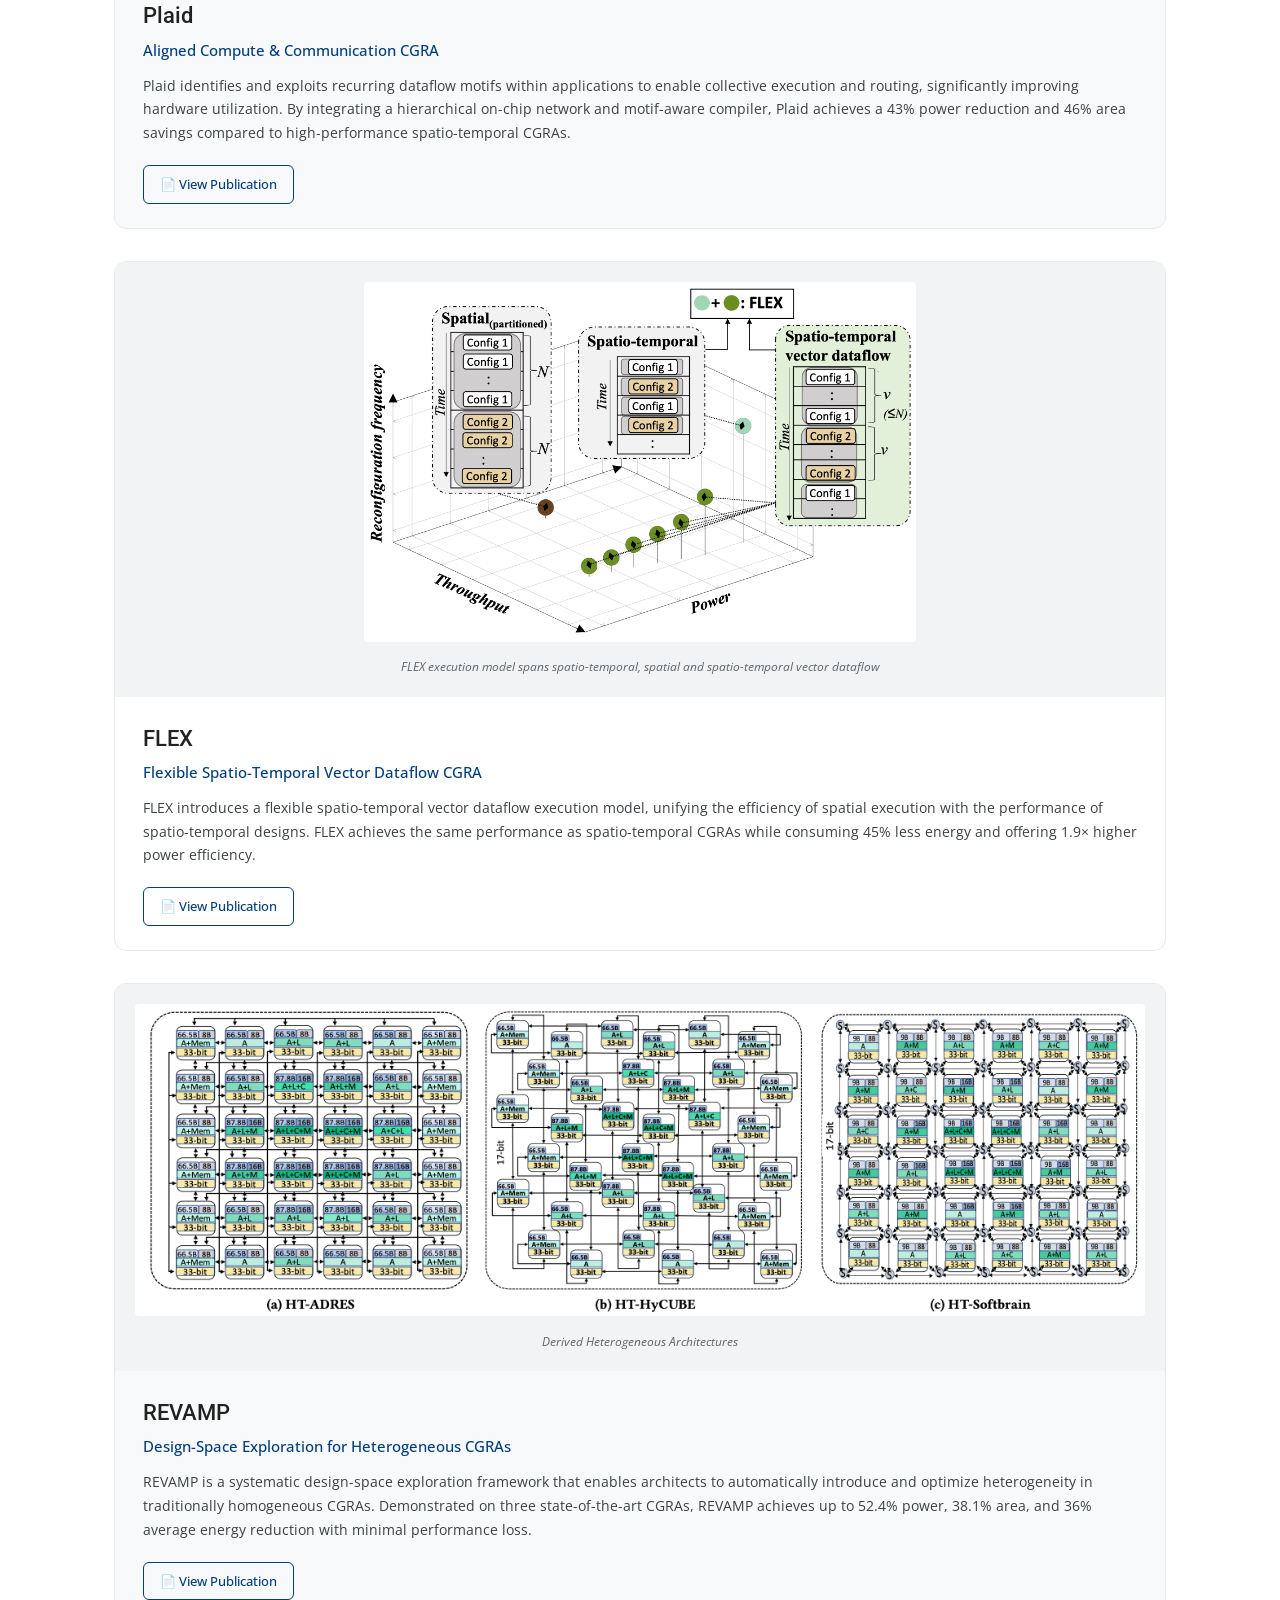
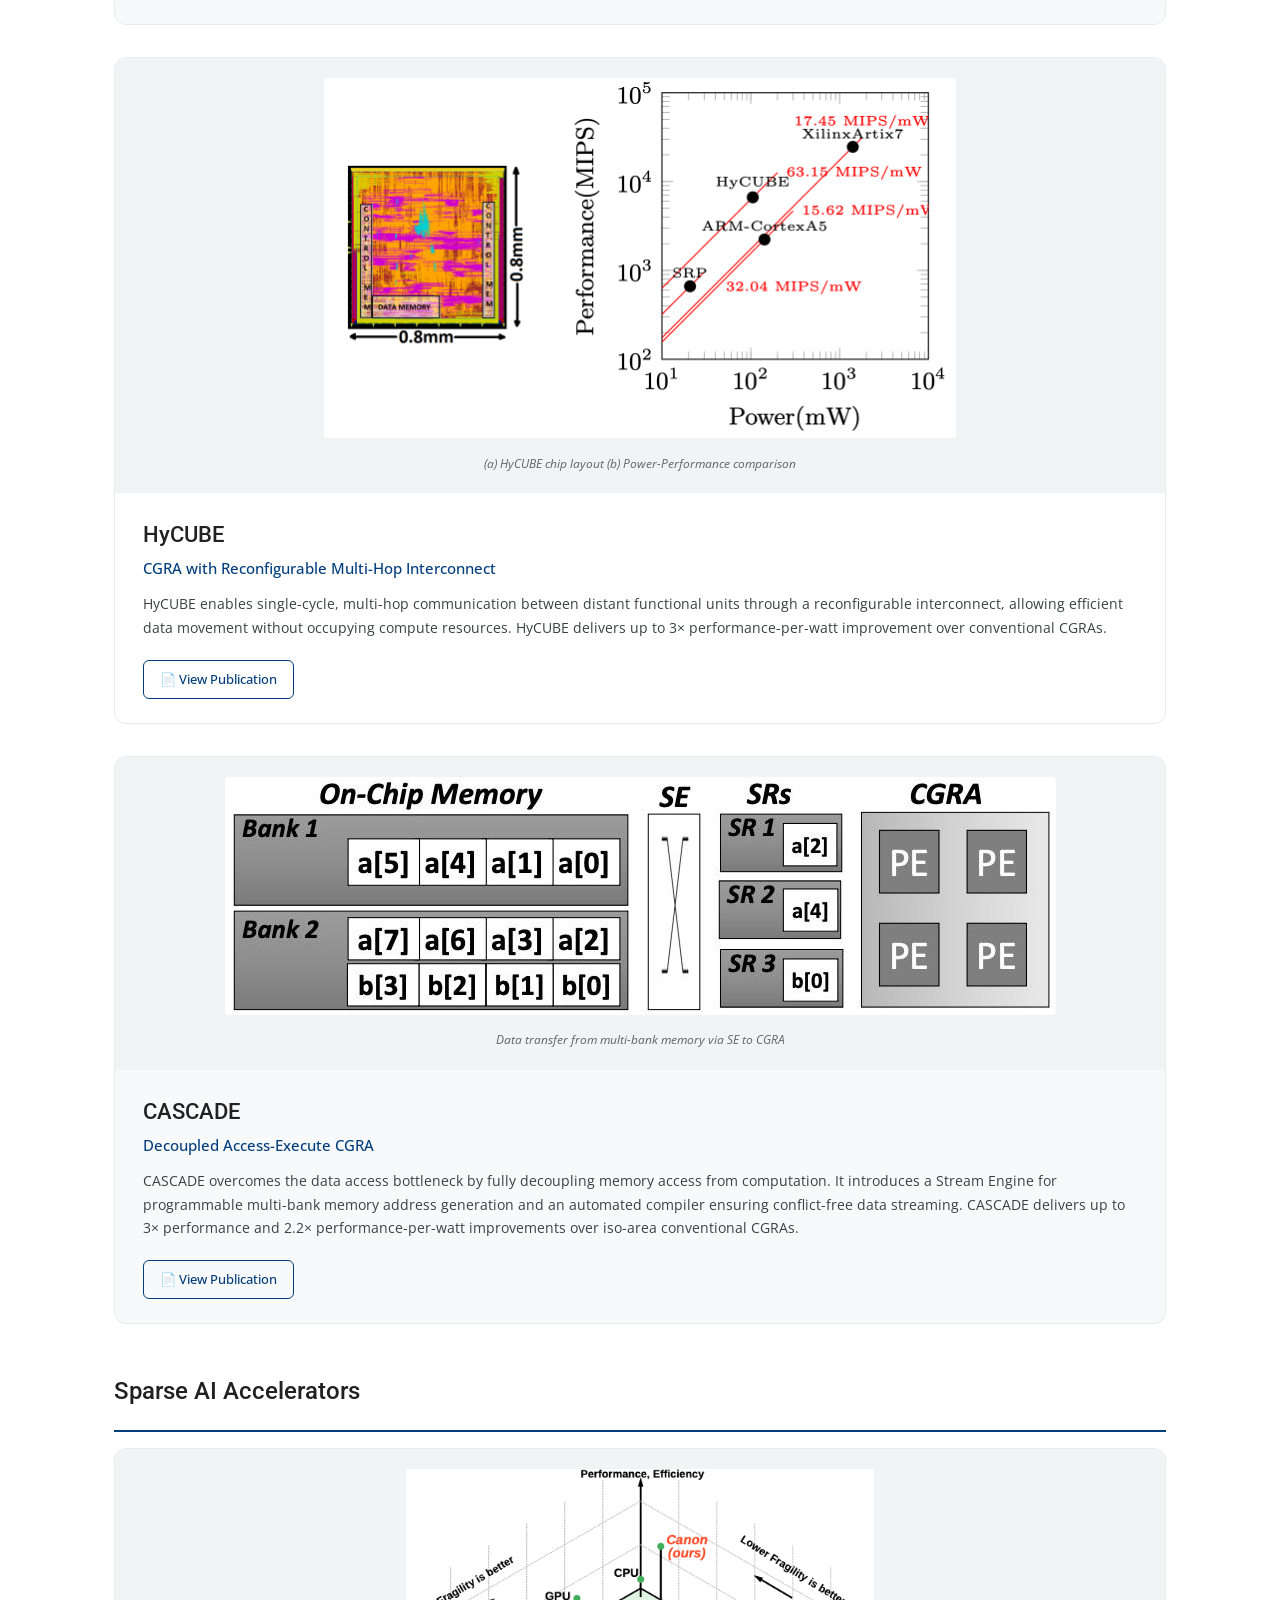
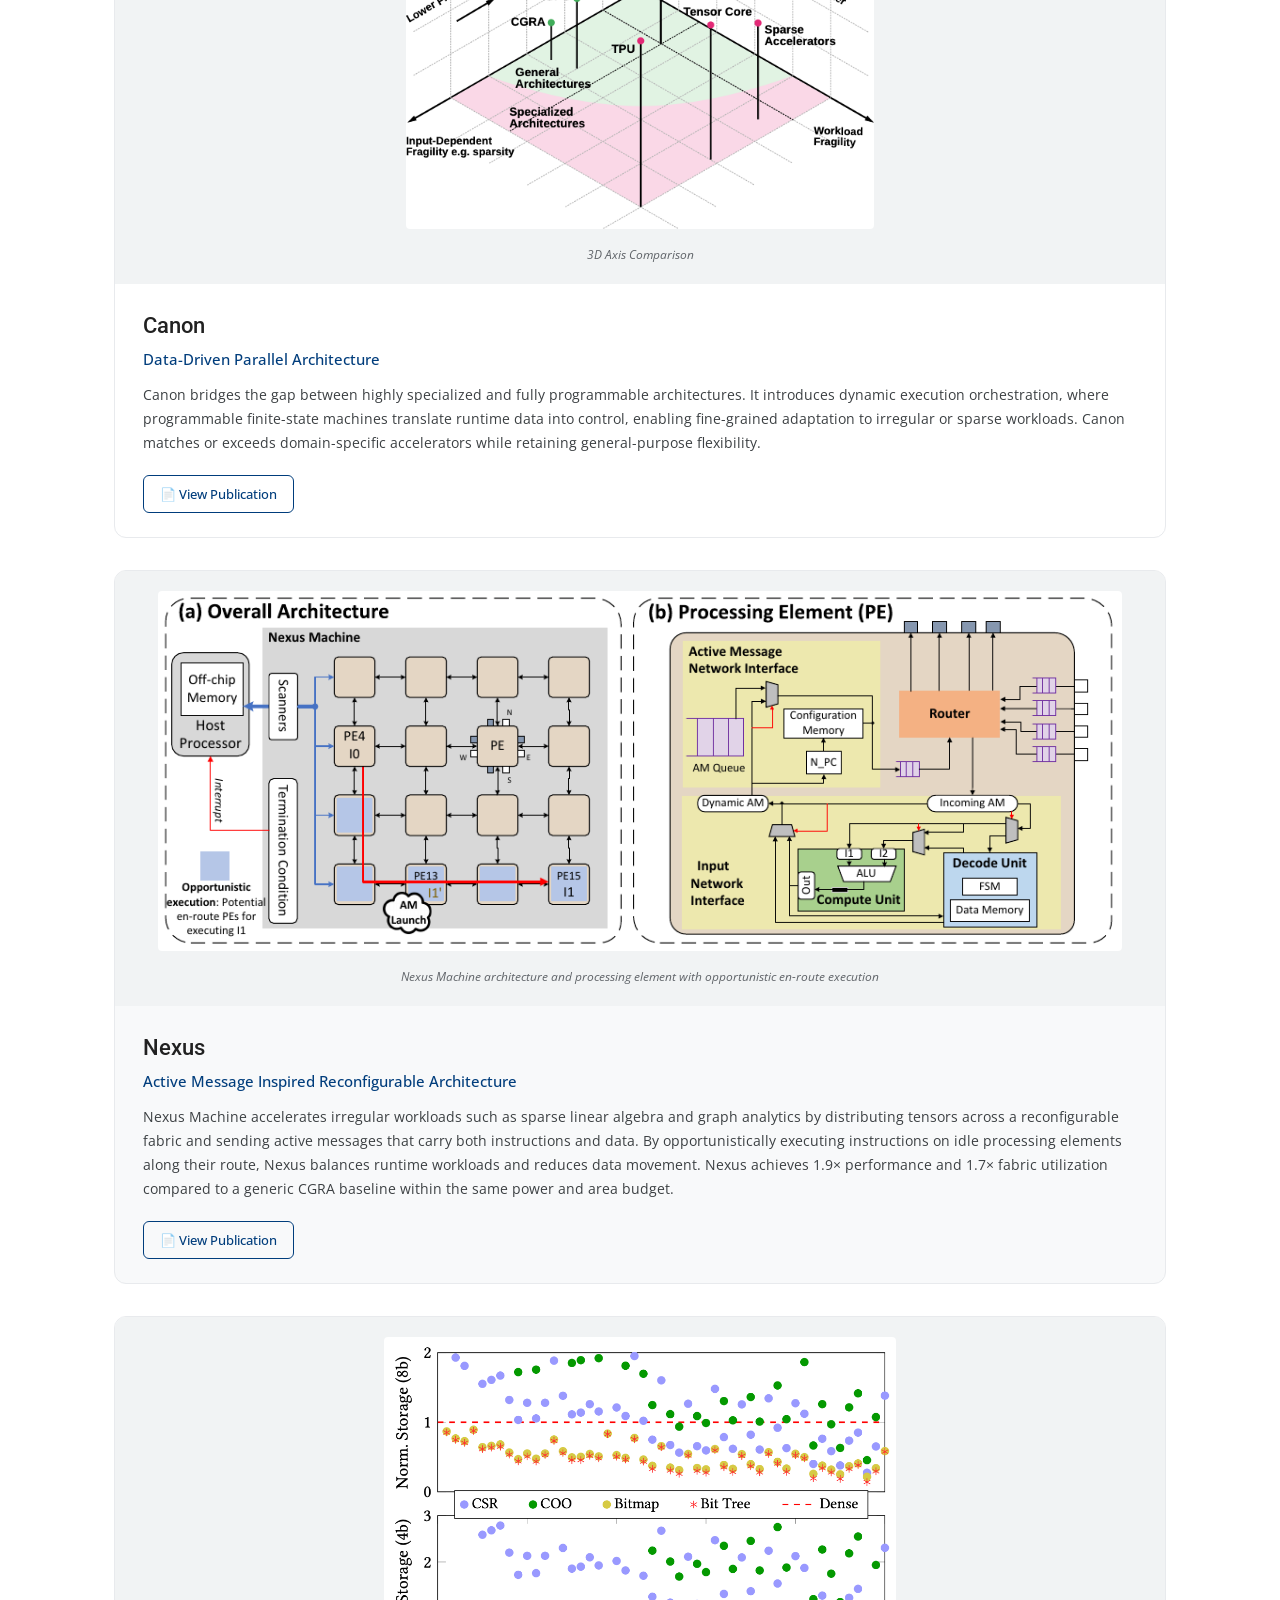
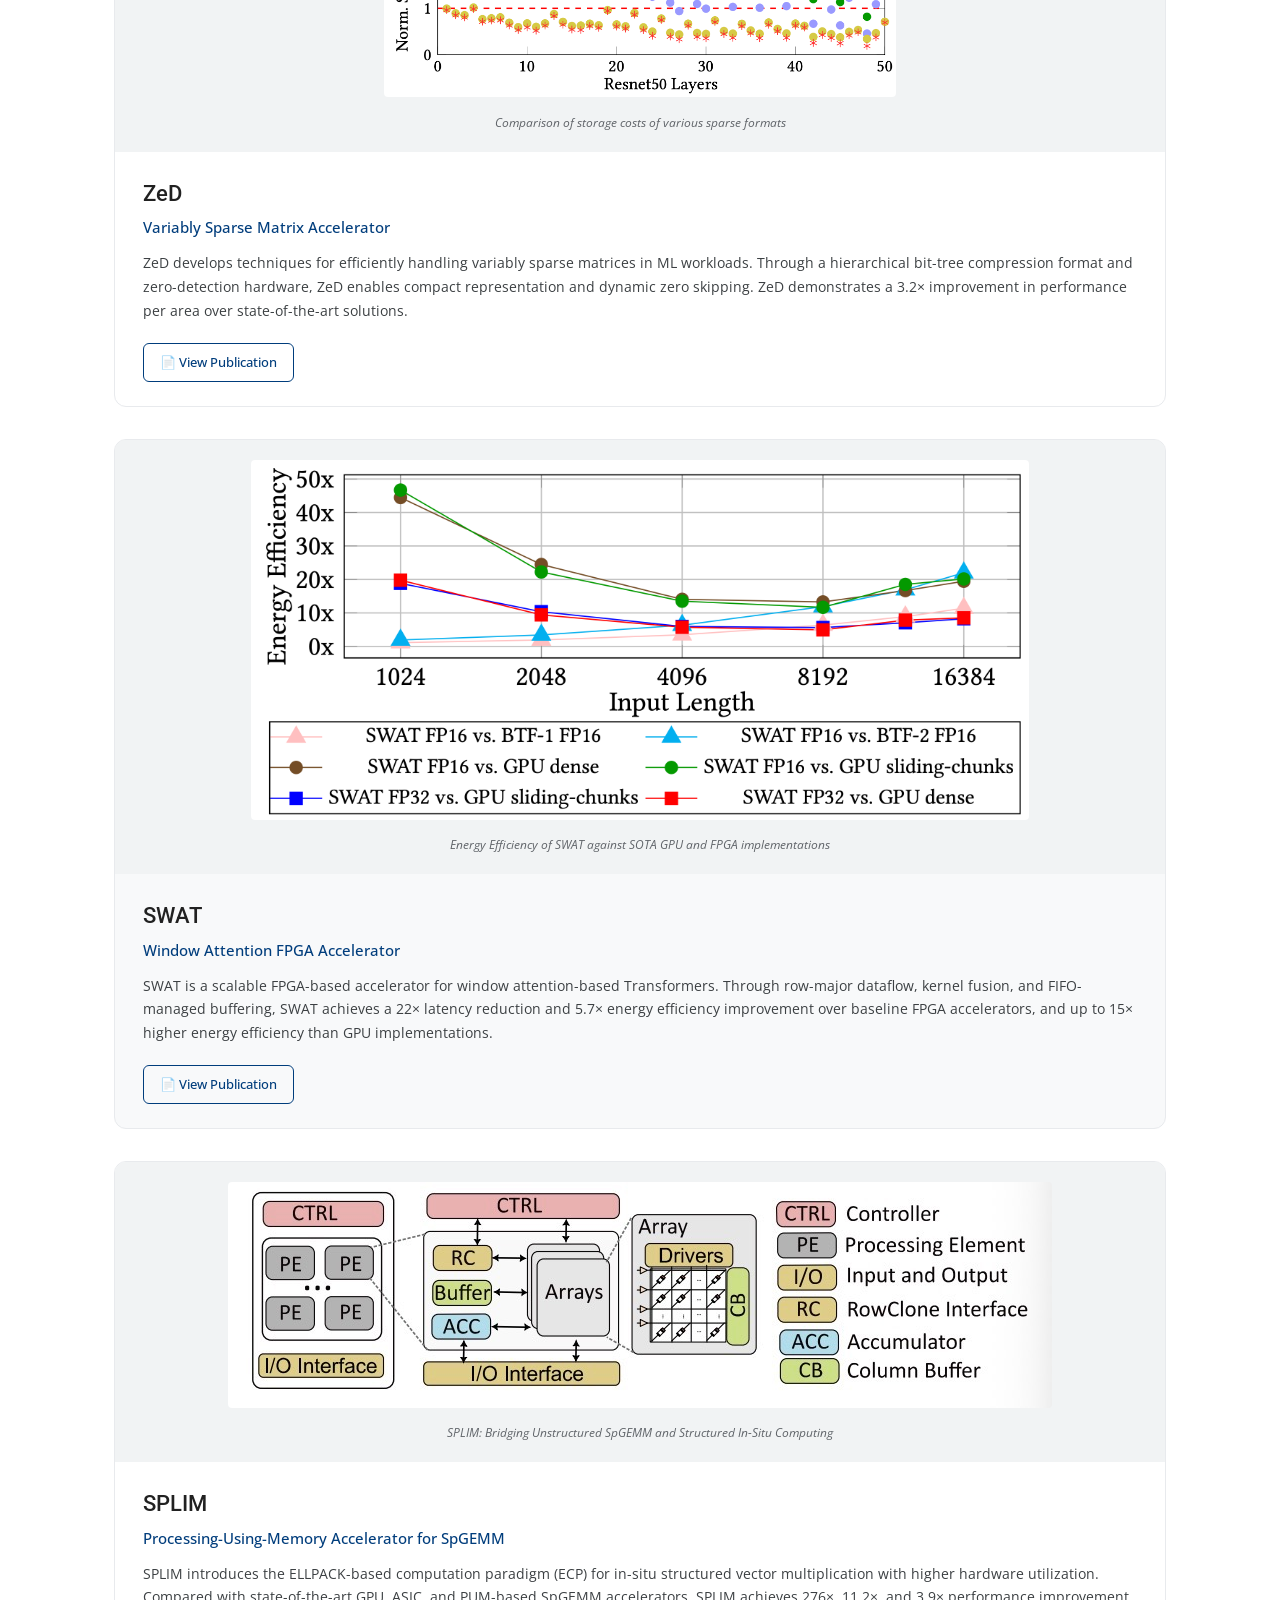
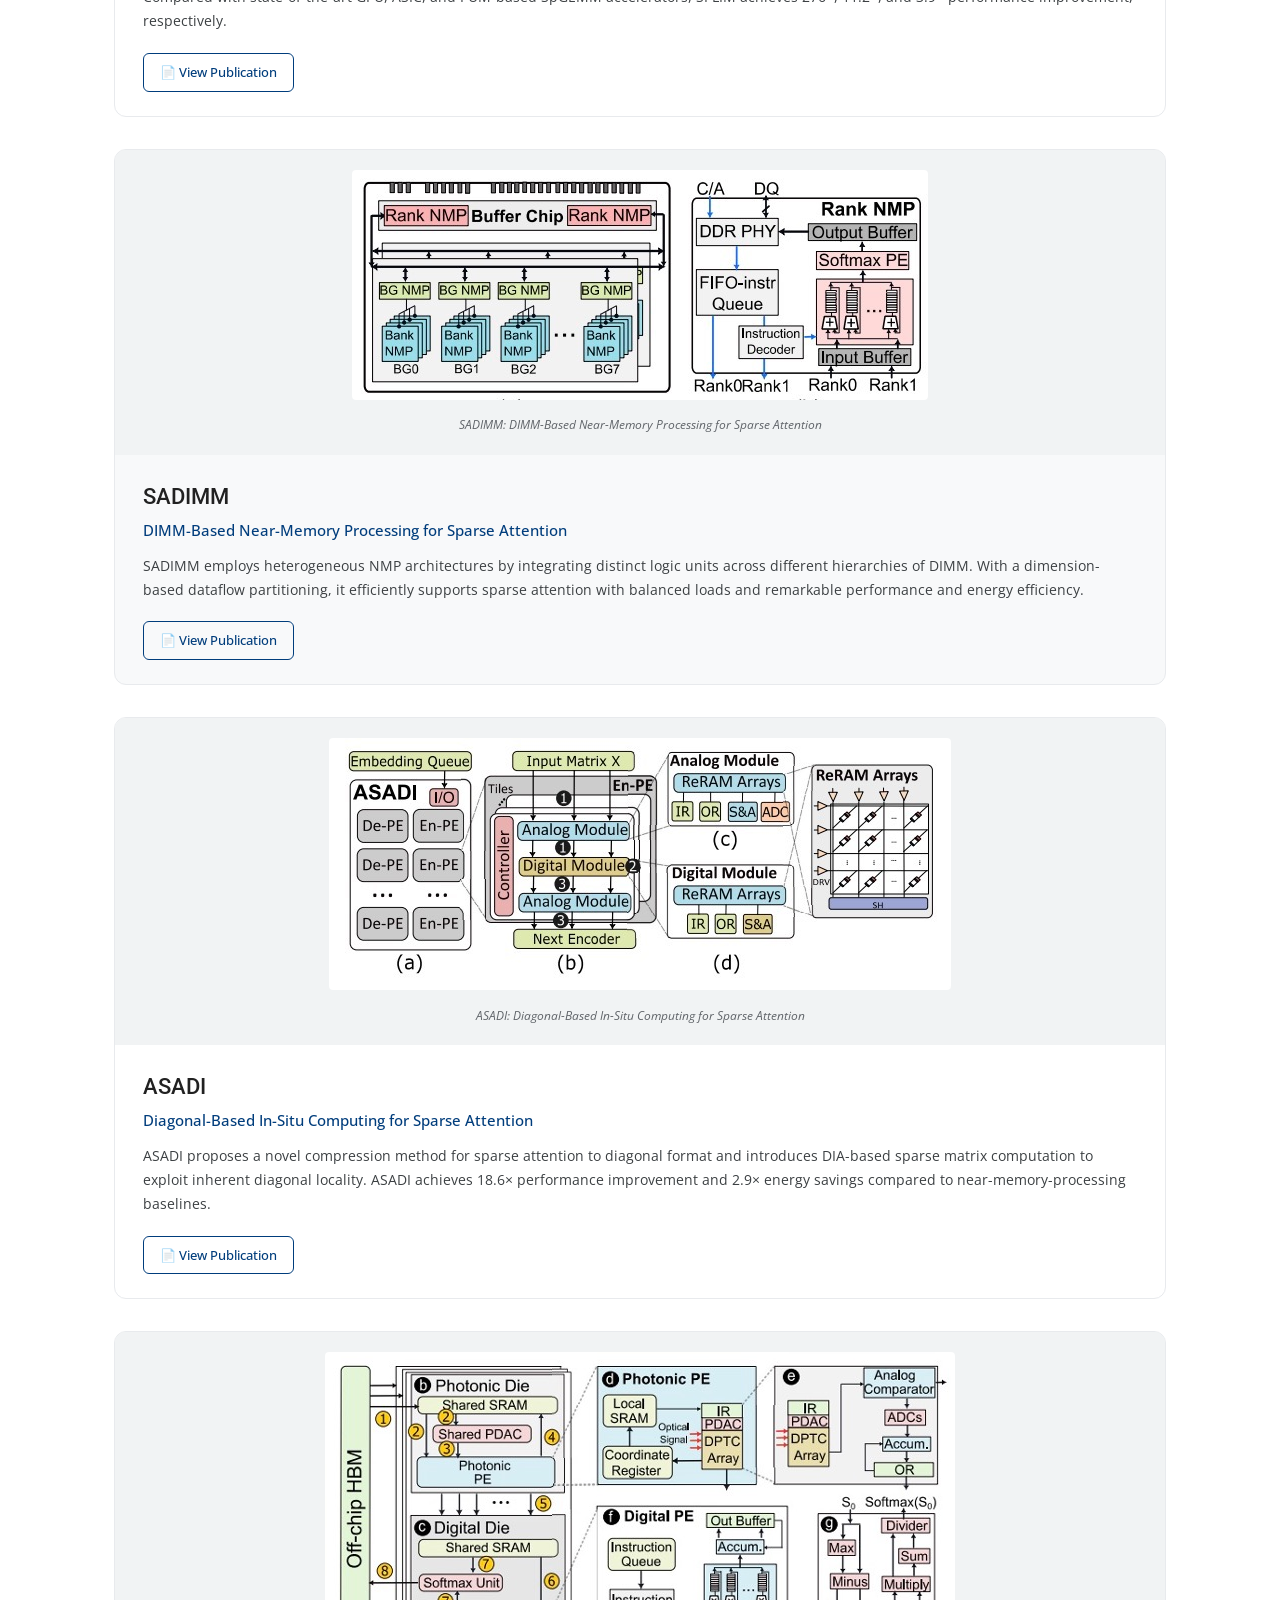
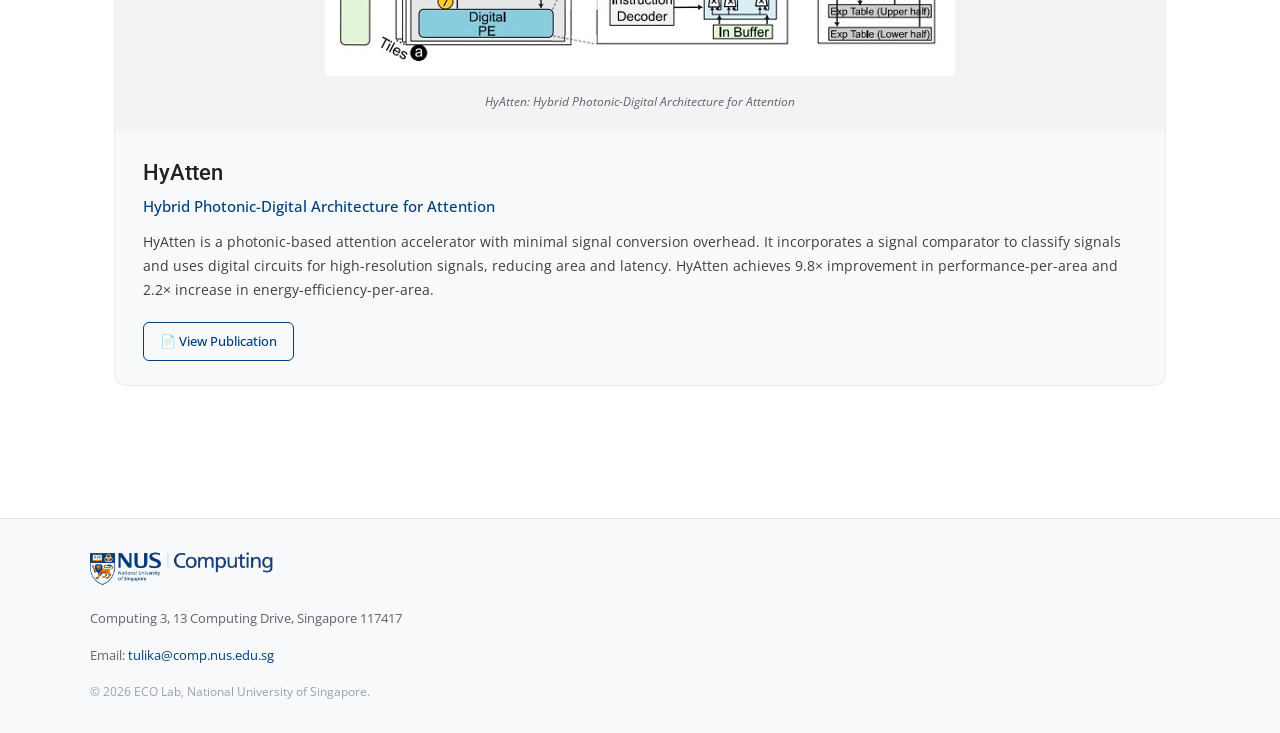
<file: featured-projects.html>
<!DOCTYPE html>
<html lang="en">
<head>
    <meta charset="UTF-8">
    <meta name="viewport" content="width=device-width, initial-scale=1.0">
    <title>Featured Projects - ECO Lab</title>
    <meta name="description" content="Featured research projects from ECO Lab — CGRA compilers (PANORAMA, HiMap, LISA), CGRA architectures (Plaid, FLEX, HyCUBE), and sparse AI accelerators (Canon, Nexus, ZeD, SWAT).">
    <link rel="icon" type="image/svg+xml" href="static/favicon.svg">
    <!-- Open Graph -->
    <meta property="og:title" content="Featured Projects - ECO Lab">
    <meta property="og:description" content="CGRA compilers, architectures, and sparse AI accelerators from ECO Lab at NUS.">
    <meta property="og:type" content="website">
    <meta property="og:url" content="https://ecolab.comp.nus.edu.sg/featured-projects.html">
    <meta property="og:image" content="https://ecolab.comp.nus.edu.sg/static/nus-com3-hero.webp">
    <!-- Twitter Card -->
    <meta name="twitter:card" content="summary">
    <meta name="twitter:title" content="Featured Projects - ECO Lab">
    <meta name="twitter:description" content="CGRA compilers, architectures, and sparse AI accelerators from ECO Lab at NUS.">
    <meta name="twitter:image" content="https://ecolab.comp.nus.edu.sg/static/nus-com3-hero.webp">
    <link rel="stylesheet" href="css/style.css">
    <style>
        /* Category Filters */
        .category-filters {
            display: flex;
            gap: 8px;
            flex-wrap: wrap;
            margin-bottom: 32px;
        }
        .category-btn {
            padding: 8px 20px;
            border: 1px solid #e0e0e0;
            border-radius: 24px;
            background: #fff;
            cursor: pointer;
            font-size: 14px;
            font-family: inherit;
            transition: all 0.2s;
        }
        .category-btn:hover {
            border-color: var(--nus-blue);
            color: var(--nus-blue);
        }
        .category-btn.active {
            background: var(--nus-blue);
            color: #fff;
            border-color: var(--nus-blue);
        }

        /* Category Header */
        .cat-header {
            margin: 48px 0 16px;
            padding-bottom: 12px;
            border-bottom: 2px solid var(--nus-blue);
        }
        .cat-header h2 {
            font-family: 'Roboto', sans-serif;
            font-size: 24px;
            font-weight: 500;
            color: #212121;
            margin-bottom: 8px;
        }
        .cat-header p {
            font-size: 14px;
            color: #5f6368;
            line-height: 1.6;
        }

        /* Research Card */
        .research-card {
            display: flex;
            flex-direction: column;
            border: 1px solid #e8eaed;
            border-radius: 12px;
            overflow: hidden;
            margin-bottom: 32px;
            transition: box-shadow 0.3s;
        }
        .research-card:hover {
            box-shadow: 0 6px 20px rgba(0,0,0,0.08);
        }
        .research-card.alt-bg {
            background: #f8f9fa;
        }

        /* Image area */
        .research-img {
            width: 100%;
            background: #f1f3f4;
            padding: 20px;
            text-align: center;
        }
        .research-img img {
            max-width: 100%;
            max-height: 360px;
            object-fit: contain;
            border-radius: 4px;
        }
        .img-caption {
            font-size: 12px;
            color: #5f6368;
            margin-top: 8px;
            font-style: italic;
        }

        /* Content area */
        .research-body {
            padding: 24px 28px;
        }
        .research-body h3 {
            font-family: 'Roboto', sans-serif;
            font-size: 22px;
            font-weight: 500;
            margin-bottom: 4px;
            color: #212121;
        }
        .research-subtitle {
            font-size: 15px;
            color: var(--nus-blue);
            font-weight: 500;
            margin-bottom: 12px;
        }
        .research-body p {
            font-size: 14px;
            line-height: 1.7;
            color: #3c4043;
            margin-bottom: 12px;
        }

        /* PDF button */
        .pub-btn {
            display: inline-flex;
            align-items: center;
            gap: 6px;
            padding: 8px 16px;
            border: 1px solid var(--nus-blue);
            border-radius: 6px;
            color: var(--nus-blue);
            font-size: 13px;
            font-weight: 500;
            text-decoration: none;
            transition: all 0.2s;
            margin-top: 8px;
        }
        .pub-btn:hover {
            background: var(--nus-blue);
            color: #fff;
            text-decoration: none;
        }

        /* Two-image layout (HiMap) */
        .dual-img {
            display: flex;
            gap: 16px;
            justify-content: center;
            align-items: flex-end;
        }
        .dual-img-item {
            text-align: center;
        }
        .dual-img-item img {
            max-height: 280px;
        }
        .dual-img-item .img-caption {
            margin-top: 4px;
        }

        @media (max-width: 600px) {
            .dual-img {
                flex-direction: column;
            }
        }
    </style>
</head>
<body data-page="featured-projects">

    <div class="page-container">

        <h1 style="font-family: 'Roboto', sans-serif; font-weight: 400; margin-bottom: 8px;">Featured Projects</h1>
        <p style="color: #5f6368; margin-bottom: 24px;">Select a category to explore our work</p>

        <div class="category-filters">
            <button class="category-btn active" data-category="all">All Projects</button>
            <button class="category-btn" data-category="compiler">CGRA Compiler</button>
            <button class="category-btn" data-category="arch">CGRA Architecture</button>
            <button class="category-btn" data-category="sparse">Sparse AI Accelerators</button>
        </div>

        <!-- ==================== CGRA Compiler ==================== -->
        <div class="cat-header" data-cat-header="compiler">
            <h2>CGRA Compiler</h2>
            <p>Since 2019, we have built a full end-to-end compiler stack for CGRAs — from front ends that take standard programs, to mapping, scheduling, placement, routing, and code generation. As our architecture research moves toward more general reconfigurable dataflow systems for AI, we are building AI-focused compilers that lower neural-network graphs to these targets.</p>
        </div>

        <!-- PANORAMA -->
        <div class="research-card" data-category="compiler">
            <div class="research-img">
                <img src="static/publications/Panorama.png" alt="PANORAMA Compiler" loading="lazy">
                <p class="img-caption">Cluster mapping with imbalanced clusters</p>
            </div>
            <div class="research-body">
                <h3>PANORAMA</h3>
                <div class="research-subtitle">Divide-and-Conquer CGRA Compiler</div>
                <p>PANORAMA introduces a divide-and-conquer approach, combining global dataflow clustering with hierarchical mapping to manage large and irregular dataflow graphs effectively. By providing a panoramic, global view of application dataflows, the compiler achieves up to 2.6× higher throughput and 8.7× faster compilation compared to state-of-the-art CGRA mappers.</p>
                <p>PANORAMA's modular design allows seamless integration with existing low-level mapping tools, making it a portable solution for accelerating complex workloads on large CGRAs.</p>
                <a href="https://www.comp.nus.edu.sg/~tulika/DAC22.pdf" target="_blank" class="pub-btn">📄 View Publication</a>
            </div>
        </div>

        <!-- HiMap -->
        <div class="research-card alt-bg" data-category="compiler">
            <div class="research-img">
                <div class="dual-img">
                    <div class="dual-img-item">
                        <img src="static/publications/himap_1.png" alt="HiMap GEMM DFG" loading="lazy">
                        <p class="img-caption">GEMM DFG (b = 2)</p>
                    </div>
                    <div class="dual-img-item">
                        <img src="static/publications/himap_2.png" alt="HiMap Systolic Mapping" loading="lazy">
                        <p class="img-caption">Systolic Mapping</p>
                    </div>
                </div>
            </div>
            <div class="research-body">
                <h3>HiMap</h3>
                <div class="research-subtitle">Hierarchical Systolic-Aware CGRA Mapping</div>
                <p>HiMap employs a hierarchical abstraction that leverages the regularity of multi-dimensional computations through a Virtual Systolic Array (VSA). This two-level mapping enables near-optimal performance and energy efficiency even on large CGRAs.</p>
                <p>HiMap achieves up to 17.3× performance and 5× energy efficiency improvements over state-of-the-art methods, while reducing compilation time from days to under 15 minutes for 64×64 CGRAs.</p>
                <a href="https://www.comp.nus.edu.sg/~tulika/HiMap-TCAD.pdf" target="_blank" class="pub-btn">📄 View Publication</a>
            </div>
        </div>

        <!-- LISA -->
        <div class="research-card" data-category="compiler">
            <div class="research-img">
                <img src="static/publications/LISA.png" alt="LISA Framework" loading="lazy">
                <p class="img-caption">Overview of GNN-based portable mapping framework — LISA</p>
            </div>
            <div class="research-body">
                <h3>LISA</h3>
                <div class="research-subtitle">GNN-Based Portable Compiler for Spatial Accelerators</div>
                <p>LISA leverages Graph Neural Networks to enable portable, high-quality mapping across diverse spatial accelerators such as CGRAs and systolic arrays. Unlike traditional handcrafted compilers, LISA automatically learns the relationship between an application's dataflow graph structure and an accelerator's architectural characteristics.</p>
                <p>LISA significantly outperforms state-of-the-art compilers in mapping quality, compilation time, and portability, marking the first successful use of GNNs for spatial accelerator compilation.</p>
                <a href="https://www.comp.nus.edu.sg/~tulika/HPCA_LISA_2022.pdf" target="_blank" class="pub-btn">📄 View Publication</a>
            </div>
        </div>

        <!-- ==================== CGRA Architecture ==================== -->
        <div class="cat-header" data-cat-header="arch">
            <h2>CGRA Architecture</h2>
            <p>We design novel CGRA architectures that rethink programmable fabrics for energy-efficient, high-performance computing at the edge. Our architectures feature custom interconnects, flexible execution models, and heterogeneous design exploration.</p>
        </div>

        <!-- Plaid -->
        <div class="research-card alt-bg" data-category="arch">
            <div class="research-img">
                <img src="static/publications/plaid.png" alt="Plaid Architecture" loading="lazy">
                <p class="img-caption">Overview of Plaid co-designed architecture and compiler</p>
            </div>
            <div class="research-body">
                <h3>Plaid</h3>
                <div class="research-subtitle">Aligned Compute & Communication CGRA</div>
                <p>Plaid identifies and exploits recurring dataflow motifs within applications to enable collective execution and routing, significantly improving hardware utilization. By integrating a hierarchical on-chip network and motif-aware compiler, Plaid achieves a 43% power reduction and 46% area savings compared to high-performance spatio-temporal CGRAs.</p>
                <a href="https://dl.acm.org/doi/10.1145/3669940.3707230" target="_blank" class="pub-btn">📄 View Publication</a>
            </div>
        </div>

        <!-- FLEX -->
        <div class="research-card" data-category="arch">
            <div class="research-img">
                <img src="static/publications/flex.png" alt="Flex Architecture" loading="lazy">
                <p class="img-caption">FLEX execution model spans spatio-temporal, spatial and spatio-temporal vector dataflow</p>
            </div>
            <div class="research-body">
                <h3>FLEX</h3>
                <div class="research-subtitle">Flexible Spatio-Temporal Vector Dataflow CGRA</div>
                <p>FLEX introduces a flexible spatio-temporal vector dataflow execution model, unifying the efficiency of spatial execution with the performance of spatio-temporal designs. FLEX achieves the same performance as spatio-temporal CGRAs while consuming 45% less energy and offering 1.9× higher power efficiency.</p>
                <a href="https://www.comp.nus.edu.sg/~tulika/FLEX_ICCAD.pdf" target="_blank" class="pub-btn">📄 View Publication</a>
            </div>
        </div>

        <!-- REVAMP -->
        <div class="research-card alt-bg" data-category="arch">
            <div class="research-img">
                <img src="static/publications/revamp.png" alt="REVAMP Framework" loading="lazy">
                <p class="img-caption">Derived Heterogeneous Architectures</p>
            </div>
            <div class="research-body">
                <h3>REVAMP</h3>
                <div class="research-subtitle">Design-Space Exploration for Heterogeneous CGRAs</div>
                <p>REVAMP is a systematic design-space exploration framework that enables architects to automatically introduce and optimize heterogeneity in traditionally homogeneous CGRAs. Demonstrated on three state-of-the-art CGRAs, REVAMP achieves up to 52.4% power, 38.1% area, and 36% average energy reduction with minimal performance loss.</p>
                <a href="https://www.comp.nus.edu.sg/~tulika/asplos22.pdf" target="_blank" class="pub-btn">📄 View Publication</a>
            </div>
        </div>

        <!-- HyCUBE -->
        <div class="research-card" data-category="arch">
            <div class="research-img">
                <img src="static/publications/hycube.png" alt="HyCUBE Architecture" loading="lazy">
                <p class="img-caption">(a) HyCUBE chip layout (b) Power-Performance comparison</p>
            </div>
            <div class="research-body">
                <h3>HyCUBE</h3>
                <div class="research-subtitle">CGRA with Reconfigurable Multi-Hop Interconnect</div>
                <p>HyCUBE enables single-cycle, multi-hop communication between distant functional units through a reconfigurable interconnect, allowing efficient data movement without occupying compute resources. HyCUBE delivers up to 3× performance-per-watt improvement over conventional CGRAs.</p>
                <a href="https://www.comp.nus.edu.sg/~tulika/DAC17.pdf" target="_blank" class="pub-btn">📄 View Publication</a>
            </div>
        </div>

        <!-- CASCADE -->
        <div class="research-card alt-bg" data-category="arch">
            <div class="research-img">
                <img src="static/publications/cascade.jpg" alt="CASCADE Architecture" loading="lazy">
                <p class="img-caption">Data transfer from multi-bank memory via SE to CGRA</p>
            </div>
            <div class="research-body">
                <h3>CASCADE</h3>
                <div class="research-subtitle">Decoupled Access-Execute CGRA</div>
                <p>CASCADE overcomes the data access bottleneck by fully decoupling memory access from computation. It introduces a Stream Engine for programmable multi-bank memory address generation and an automated compiler ensuring conflict-free data streaming. CASCADE delivers up to 3× performance and 2.2× performance-per-watt improvements over iso-area conventional CGRAs.</p>
                <a href="https://www.comp.nus.edu.sg/~tulika/TECS-CASCADE19.pdf" target="_blank" class="pub-btn">📄 View Publication</a>
            </div>
        </div>

        <!-- ==================== Sparse AI Accelerators ==================== -->
        <div class="cat-header" data-cat-header="sparse">
            <h2>Sparse AI Accelerators</h2>
        </div>

        <!-- Canon -->
        <div class="research-card" data-category="sparse">
            <div class="research-img">
                <img src="static/publications/canon.png" alt="Canon 3D Architecture" loading="lazy">
                <p class="img-caption">3D Axis Comparison</p>
            </div>
            <div class="research-body">
                <h3>Canon</h3>
                <div class="research-subtitle">Data-Driven Parallel Architecture</div>
                <p>Canon bridges the gap between highly specialized and fully programmable architectures. It introduces dynamic execution orchestration, where programmable finite-state machines translate runtime data into control, enabling fine-grained adaptation to irregular or sparse workloads. Canon matches or exceeds domain-specific accelerators while retaining general-purpose flexibility.</p>
                <a href="https://www.comp.nus.edu.sg/~tulika/ASPLOS26.pdf" target="_blank" class="pub-btn">📄 View Publication</a>
            </div>
        </div>

        <!-- Nexus -->
        <div class="research-card alt-bg" data-category="sparse">
            <div class="research-img">
                <img src="static/publications/nexus.png" alt="Nexus Machine mesh architecture and processing element with active message interfaces" loading="lazy">
                <p class="img-caption">Nexus Machine architecture and processing element with opportunistic en-route execution</p>
            </div>
            <div class="research-body">
                <h3>Nexus</h3>
                <div class="research-subtitle">Active Message Inspired Reconfigurable Architecture</div>
                <p>Nexus Machine accelerates irregular workloads such as sparse linear algebra and graph analytics by distributing tensors across a reconfigurable fabric and sending active messages that carry both instructions and data. By opportunistically executing instructions on idle processing elements along their route, Nexus balances runtime workloads and reduces data movement. Nexus achieves 1.9× performance and 1.7× fabric utilization compared to a generic CGRA baseline within the same power and area budget.</p>
                <a href="https://arxiv.org/pdf/2502.12380" target="_blank" class="pub-btn">📄 View Publication</a>
            </div>
        </div>

        <!-- ZeD -->
        <div class="research-card" data-category="sparse">
            <div class="research-img">
                <img src="static/publications/zed.png" alt="ZeD Architecture" loading="lazy">
                <p class="img-caption">Comparison of storage costs of various sparse formats</p>
            </div>
            <div class="research-body">
                <h3>ZeD</h3>
                <div class="research-subtitle">Variably Sparse Matrix Accelerator</div>
                <p>ZeD develops techniques for efficiently handling variably sparse matrices in ML workloads. Through a hierarchical bit-tree compression format and zero-detection hardware, ZeD enables compact representation and dynamic zero skipping. ZeD demonstrates a 3.2× improvement in performance per area over state-of-the-art solutions.</p>
                <a href="https://www.comp.nus.edu.sg/~tulika/PACT24.pdf" target="_blank" class="pub-btn">📄 View Publication</a>
            </div>
        </div>

        <!-- SWAT -->
        <div class="research-card alt-bg" data-category="sparse">
            <div class="research-img">
                <img src="static/publications/swat.png" alt="SWAT Architecture" loading="lazy">
                <p class="img-caption">Energy Efficiency of SWAT against SOTA GPU and FPGA implementations</p>
            </div>
            <div class="research-body">
                <h3>SWAT</h3>
                <div class="research-subtitle">Window Attention FPGA Accelerator</div>
                <p>SWAT is a scalable FPGA-based accelerator for window attention-based Transformers. Through row-major dataflow, kernel fusion, and FIFO-managed buffering, SWAT achieves a 22× latency reduction and 5.7× energy efficiency improvement over baseline FPGA accelerators, and up to 15× higher energy efficiency than GPU implementations.</p>
                <a href="https://dl.acm.org/doi/10.1145/3649329.3658488" target="_blank" class="pub-btn">📄 View Publication</a>
            </div>
        </div>

        <!-- SPLIM -->
        <div class="research-card" data-category="sparse">
            <div class="research-img">
                <img src="static/publications/splim.jpg" alt="SPLIM Architecture" loading="lazy">
                <p class="img-caption">SPLIM: Bridging Unstructured SpGEMM and Structured In-Situ Computing</p>
            </div>
            <div class="research-body">
                <h3>SPLIM</h3>
                <div class="research-subtitle">Processing-Using-Memory Accelerator for SpGEMM</div>
                <p>SPLIM introduces the ELLPACK-based computation paradigm (ECP) for in-situ structured vector multiplication with higher hardware utilization. Compared with state-of-the-art GPU, ASIC, and PUM-based SpGEMM accelerators, SPLIM achieves 276×, 11.2×, and 3.9× performance improvement, respectively.</p>
                <a href="https://www.comp.nus.edu.sg/~tulika/SPLIM_TCAD.pdf" target="_blank" class="pub-btn">📄 View Publication</a>
            </div>
        </div>

        <!-- SADIMM -->
        <div class="research-card alt-bg" data-category="sparse">
            <div class="research-img">
                <img src="static/publications/sadimm.jpg" alt="SADIMM Architecture" loading="lazy">
                <p class="img-caption">SADIMM: DIMM-Based Near-Memory Processing for Sparse Attention</p>
            </div>
            <div class="research-body">
                <h3>SADIMM</h3>
                <div class="research-subtitle">DIMM-Based Near-Memory Processing for Sparse Attention</div>
                <p>SADIMM employs heterogeneous NMP architectures by integrating distinct logic units across different hierarchies of DIMM. With a dimension-based dataflow partitioning, it efficiently supports sparse attention with balanced loads and remarkable performance and energy efficiency.</p>
                <a href="https://www.comp.nus.edu.sg/~tulika/TC25.pdf" target="_blank" class="pub-btn">📄 View Publication</a>
            </div>
        </div>

        <!-- ASADI -->
        <div class="research-card" data-category="sparse">
            <div class="research-img">
                <img src="static/publications/asadi.jpg" alt="ASADI Architecture" loading="lazy">
                <p class="img-caption">ASADI: Diagonal-Based In-Situ Computing for Sparse Attention</p>
            </div>
            <div class="research-body">
                <h3>ASADI</h3>
                <div class="research-subtitle">Diagonal-Based In-Situ Computing for Sparse Attention</div>
                <p>ASADI proposes a novel compression method for sparse attention to diagonal format and introduces DIA-based sparse matrix computation to exploit inherent diagonal locality. ASADI achieves 18.6× performance improvement and 2.9× energy savings compared to near-memory-processing baselines.</p>
                <a href="https://www.comp.nus.edu.sg/~tulika/HPCA24.pdf" target="_blank" class="pub-btn">📄 View Publication</a>
            </div>
        </div>

        <!-- HyAtten -->
        <div class="research-card alt-bg" data-category="sparse">
            <div class="research-img">
                <img src="static/publications/hyatten.jpg" alt="HyAtten Architecture" loading="lazy">
                <p class="img-caption">HyAtten: Hybrid Photonic-Digital Architecture for Attention</p>
            </div>
            <div class="research-body">
                <h3>HyAtten</h3>
                <div class="research-subtitle">Hybrid Photonic-Digital Architecture for Attention</div>
                <p>HyAtten is a photonic-based attention accelerator with minimal signal conversion overhead. It incorporates a signal comparator to classify signals and uses digital circuits for high-resolution signals, reducing area and latency. HyAtten achieves 9.8× improvement in performance-per-area and 2.2× increase in energy-efficiency-per-area.</p>
                <a href="https://www.comp.nus.edu.sg/~tulika/HyAtten.pdf" target="_blank" class="pub-btn">📄 View Publication</a>
            </div>
        </div>

    </div>

    <!-- Category filter JS -->
    <script>
    document.addEventListener('DOMContentLoaded', function() {
        const btns = document.querySelectorAll('.category-btn');
        const cards = document.querySelectorAll('.research-card');
        const headers = document.querySelectorAll('.cat-header');

        btns.forEach(btn => {
            btn.addEventListener('click', function() {
                const cat = this.dataset.category;
                btns.forEach(b => b.classList.remove('active'));
                this.classList.add('active');

                if (cat === 'all') {
                    cards.forEach(c => c.style.display = '');
                    headers.forEach(h => h.style.display = '');
                } else {
                    cards.forEach(c => {
                        c.style.display = c.dataset.category === cat ? '' : 'none';
                    });
                    headers.forEach(h => {
                        h.style.display = h.dataset.catHeader === cat ? '' : 'none';
                    });
                }
            });
        });
    });
    </script>

    <script src="js/components.js"></script>
</body>
</html>
</file>
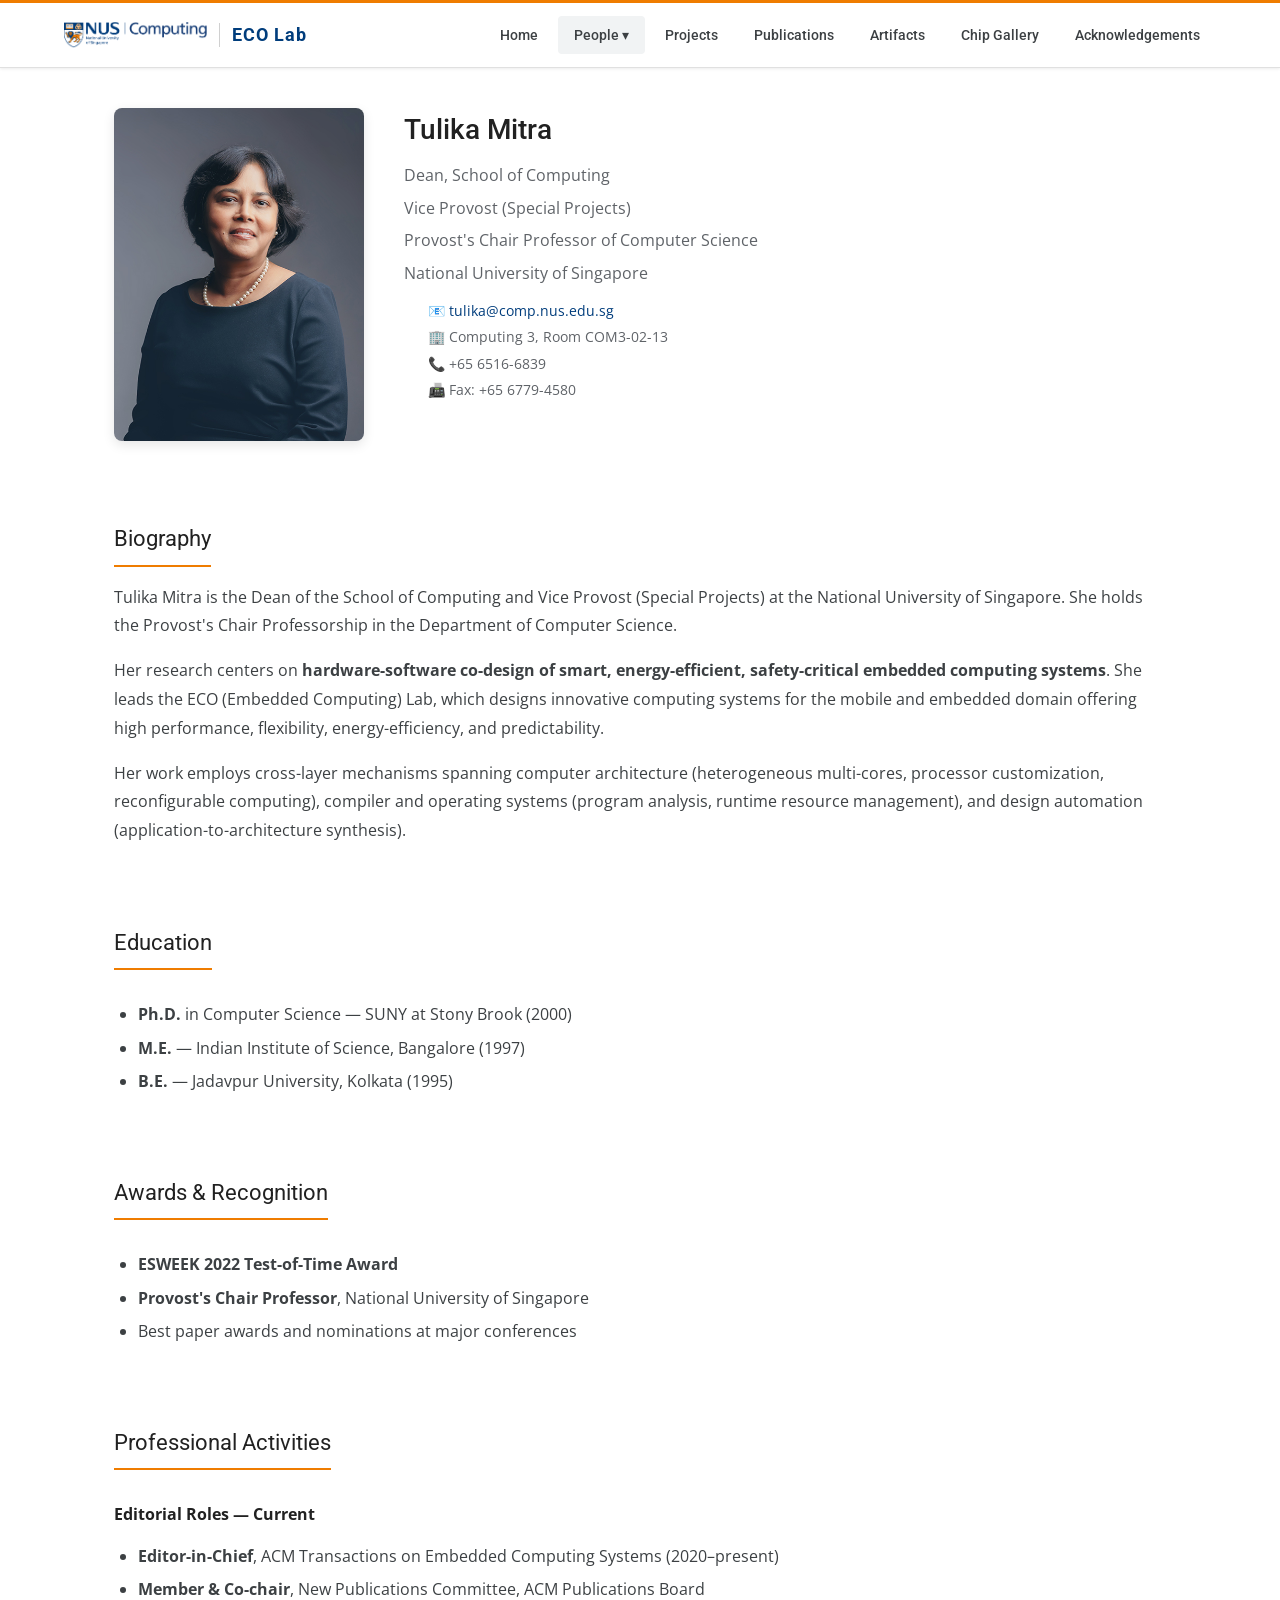
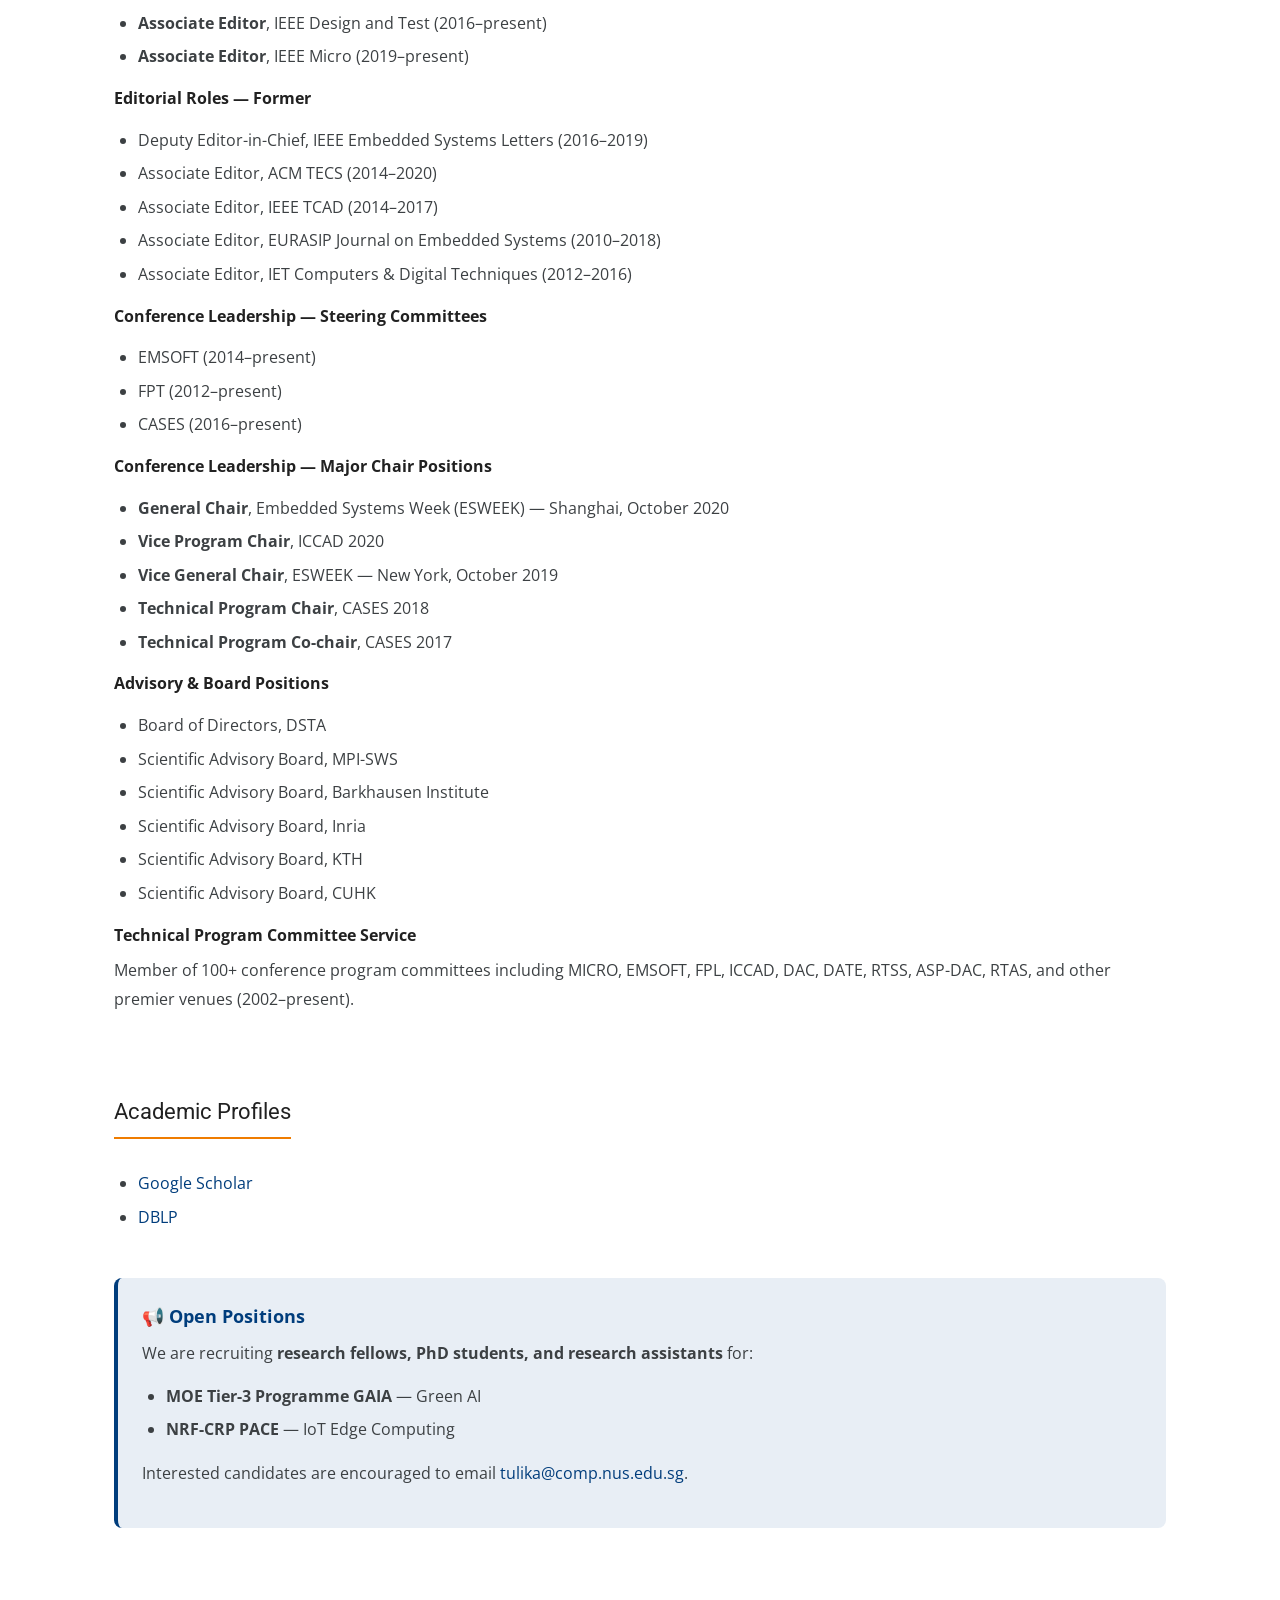
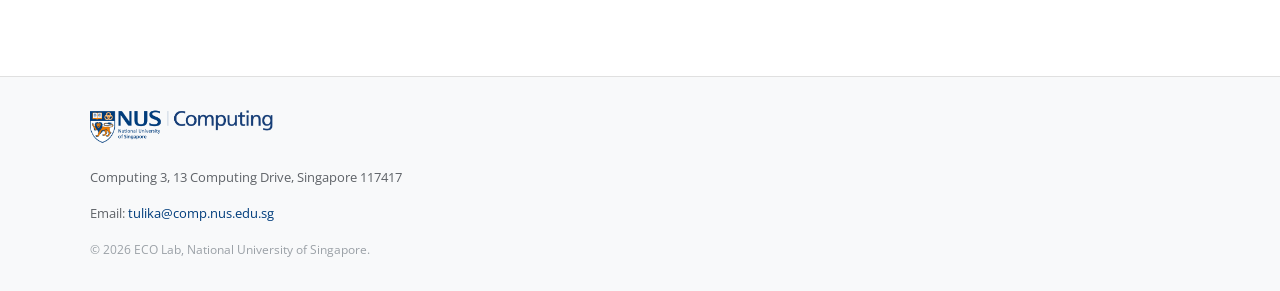
<file: professor.html>
<!DOCTYPE html>
<html lang="en">
<head>
    <meta charset="UTF-8">
    <meta name="viewport" content="width=device-width, initial-scale=1.0">
    <title>Prof. Tulika Mitra - ECO Lab</title>
    <meta name="description" content="Prof. Tulika Mitra — Dean of NUS School of Computing, Provost's Chair Professor. Research in hardware-software co-design of embedded computing systems.">
    <link rel="icon" type="image/svg+xml" href="static/favicon.svg">
    <!-- Open Graph -->
    <meta property="og:title" content="Prof. Tulika Mitra - ECO Lab">
    <meta property="og:description" content="Dean of NUS School of Computing, Provost's Chair Professor. Research in hardware-software co-design of embedded computing systems.">
    <meta property="og:type" content="profile">
    <meta property="og:url" content="https://ecolab.comp.nus.edu.sg/professor.html">
    <meta property="og:image" content="https://ecolab.comp.nus.edu.sg/static/tulika/tulika-mitra-official.jpg">
    <!-- Twitter Card -->
    <meta name="twitter:card" content="summary">
    <meta name="twitter:title" content="Prof. Tulika Mitra - ECO Lab">
    <meta name="twitter:description" content="Dean of NUS School of Computing, Provost's Chair Professor. Research in hardware-software co-design of embedded computing systems.">
    <meta name="twitter:image" content="https://ecolab.comp.nus.edu.sg/static/tulika/tulika-mitra-official.jpg">
    <link rel="stylesheet" href="css/style.css">
</head>
<body data-page="people">

    <div class="page-container content">

        <!-- Profile Header -->
        <div class="profile-header">
            <img src="static/tulika/tulika-mitra-official.jpg" alt="Tulika Mitra" class="profile-photo" style="object-fit: cover; object-position: 88% 20%; aspect-ratio: 3/4;">
            <div class="profile-info">
                <h1>Tulika Mitra</h1>
                <p class="title">Dean, School of Computing</p>
                <p class="title">Vice Provost (Special Projects)</p>
                <p class="title">Provost's Chair Professor of Computer Science</p>
                <p class="title">National University of Singapore</p>
                <ul class="contact-list">
                    <li>📧 <a href="mailto:tulika@comp.nus.edu.sg">tulika@comp.nus.edu.sg</a></li>
                    <li>🏢 Computing 3, Room COM3-02-13</li>
                    <li>📞 +65 6516-6839</li>
                    <li>📠 Fax: +65 6779-4580</li>
                </ul>
            </div>
        </div>

        <!-- Bio -->
        <section class="section-block">
            <h2 class="section-title">Biography</h2>
            <p>
                Tulika Mitra is the Dean of the School of Computing and Vice Provost (Special Projects)
                at the National University of Singapore. She holds the Provost's Chair Professorship in the
                Department of Computer Science.
            </p>
            <p>
                Her research centers on <strong>hardware-software co-design of smart, energy-efficient, safety-critical
                embedded computing systems</strong>. She leads the ECO (Embedded Computing) Lab, which designs
                innovative computing systems for the mobile and embedded domain offering high performance,
                flexibility, energy-efficiency, and predictability.
            </p>
            <p>
                Her work employs cross-layer mechanisms spanning computer architecture (heterogeneous multi-cores,
                processor customization, reconfigurable computing), compiler and operating systems (program analysis,
                runtime resource management), and design automation (application-to-architecture synthesis).
            </p>
        </section>

        <!-- Education -->
        <section class="section-block">
            <h2 class="section-title">Education</h2>
            <ul>
                <li><strong>Ph.D.</strong> in Computer Science — SUNY at Stony Brook (2000)</li>
                <li><strong>M.E.</strong> — Indian Institute of Science, Bangalore (1997)</li>
                <li><strong>B.E.</strong> — Jadavpur University, Kolkata (1995)</li>
            </ul>
        </section>

        <!-- Awards -->
        <section class="section-block">
            <h2 class="section-title">Awards & Recognition</h2>
            <ul>
                <li><strong>ESWEEK 2022 Test-of-Time Award</strong></li>
                <li><strong>Provost's Chair Professor</strong>, National University of Singapore</li>
                <li>Best paper awards and nominations at major conferences</li>
            </ul>
        </section>

        <!-- Professional Activities -->
        <section class="section-block">
            <h2 class="section-title">Professional Activities</h2>

            <h3 style="font-size:16px; margin: 16px 0 8px;">Editorial Roles — Current</h3>
            <ul>
                <li><strong>Editor-in-Chief</strong>, ACM Transactions on Embedded Computing Systems (2020–present)</li>
                <li><strong>Member & Co-chair</strong>, New Publications Committee, ACM Publications Board</li>
                <li><strong>Associate Editor</strong>, IEEE Design and Test (2016–present)</li>
                <li><strong>Associate Editor</strong>, IEEE Micro (2019–present)</li>
            </ul>

            <h3 style="font-size:16px; margin: 16px 0 8px;">Editorial Roles — Former</h3>
            <ul>
                <li>Deputy Editor-in-Chief, IEEE Embedded Systems Letters (2016–2019)</li>
                <li>Associate Editor, ACM TECS (2014–2020)</li>
                <li>Associate Editor, IEEE TCAD (2014–2017)</li>
                <li>Associate Editor, EURASIP Journal on Embedded Systems (2010–2018)</li>
                <li>Associate Editor, IET Computers & Digital Techniques (2012–2016)</li>
            </ul>

            <h3 style="font-size:16px; margin: 16px 0 8px;">Conference Leadership — Steering Committees</h3>
            <ul>
                <li>EMSOFT (2014–present)</li>
                <li>FPT (2012–present)</li>
                <li>CASES (2016–present)</li>
            </ul>

            <h3 style="font-size:16px; margin: 16px 0 8px;">Conference Leadership — Major Chair Positions</h3>
            <ul>
                <li><strong>General Chair</strong>, Embedded Systems Week (ESWEEK) — Shanghai, October 2020</li>
                <li><strong>Vice Program Chair</strong>, ICCAD 2020</li>
                <li><strong>Vice General Chair</strong>, ESWEEK — New York, October 2019</li>
                <li><strong>Technical Program Chair</strong>, CASES 2018</li>
                <li><strong>Technical Program Co-chair</strong>, CASES 2017</li>
            </ul>

            <h3 style="font-size:16px; margin: 16px 0 8px;">Advisory & Board Positions</h3>
            <ul>
                <li>Board of Directors, DSTA</li>
                <li>Scientific Advisory Board, MPI-SWS</li>
                <li>Scientific Advisory Board, Barkhausen Institute</li>
                <li>Scientific Advisory Board, Inria</li>
                <li>Scientific Advisory Board, KTH</li>
                <li>Scientific Advisory Board, CUHK</li>
            </ul>

            <h3 style="font-size:16px; margin: 16px 0 8px;">Technical Program Committee Service</h3>
            <p>
                Member of 100+ conference program committees including MICRO, EMSOFT, FPL, ICCAD, DAC, DATE,
                RTSS, ASP-DAC, RTAS, and other premier venues (2002–present).
            </p>
        </section>

        <!-- Academic Links -->
        <section class="section-block">
            <h2 class="section-title">Academic Profiles</h2>
            <ul>
                <li><a href="https://scholar.google.com.sg/citations?user=ajeWJ4UAAAAJ&hl=en&oi=ao" target="_blank">Google Scholar</a></li>
                <li><a href="http://dblp.uni-trier.de/pers/hd/m/Mitra:Tulika" target="_blank">DBLP</a></li>
            </ul>
        </section>

        <!-- Openings -->
        <section class="section-block">
            <div class="highlight-box">
                <h3>📢 Open Positions</h3>
                <p>
                    We are recruiting <strong>research fellows, PhD students, and research assistants</strong> for:
                </p>
                <ul style="margin-top: 8px;">
                    <li><strong>MOE Tier-3 Programme GAIA</strong> — Green AI</li>
                    <li><strong>NRF-CRP PACE</strong> — IoT Edge Computing</li>
                </ul>
                <p style="margin-top: 8px;">
                    Interested candidates are encouraged to email
                    <a href="mailto:tulika@comp.nus.edu.sg">tulika@comp.nus.edu.sg</a>.
                </p>
            </div>
        </section>

    </div>

    <script src="js/components.js"></script>
</body>
</html>
</file>
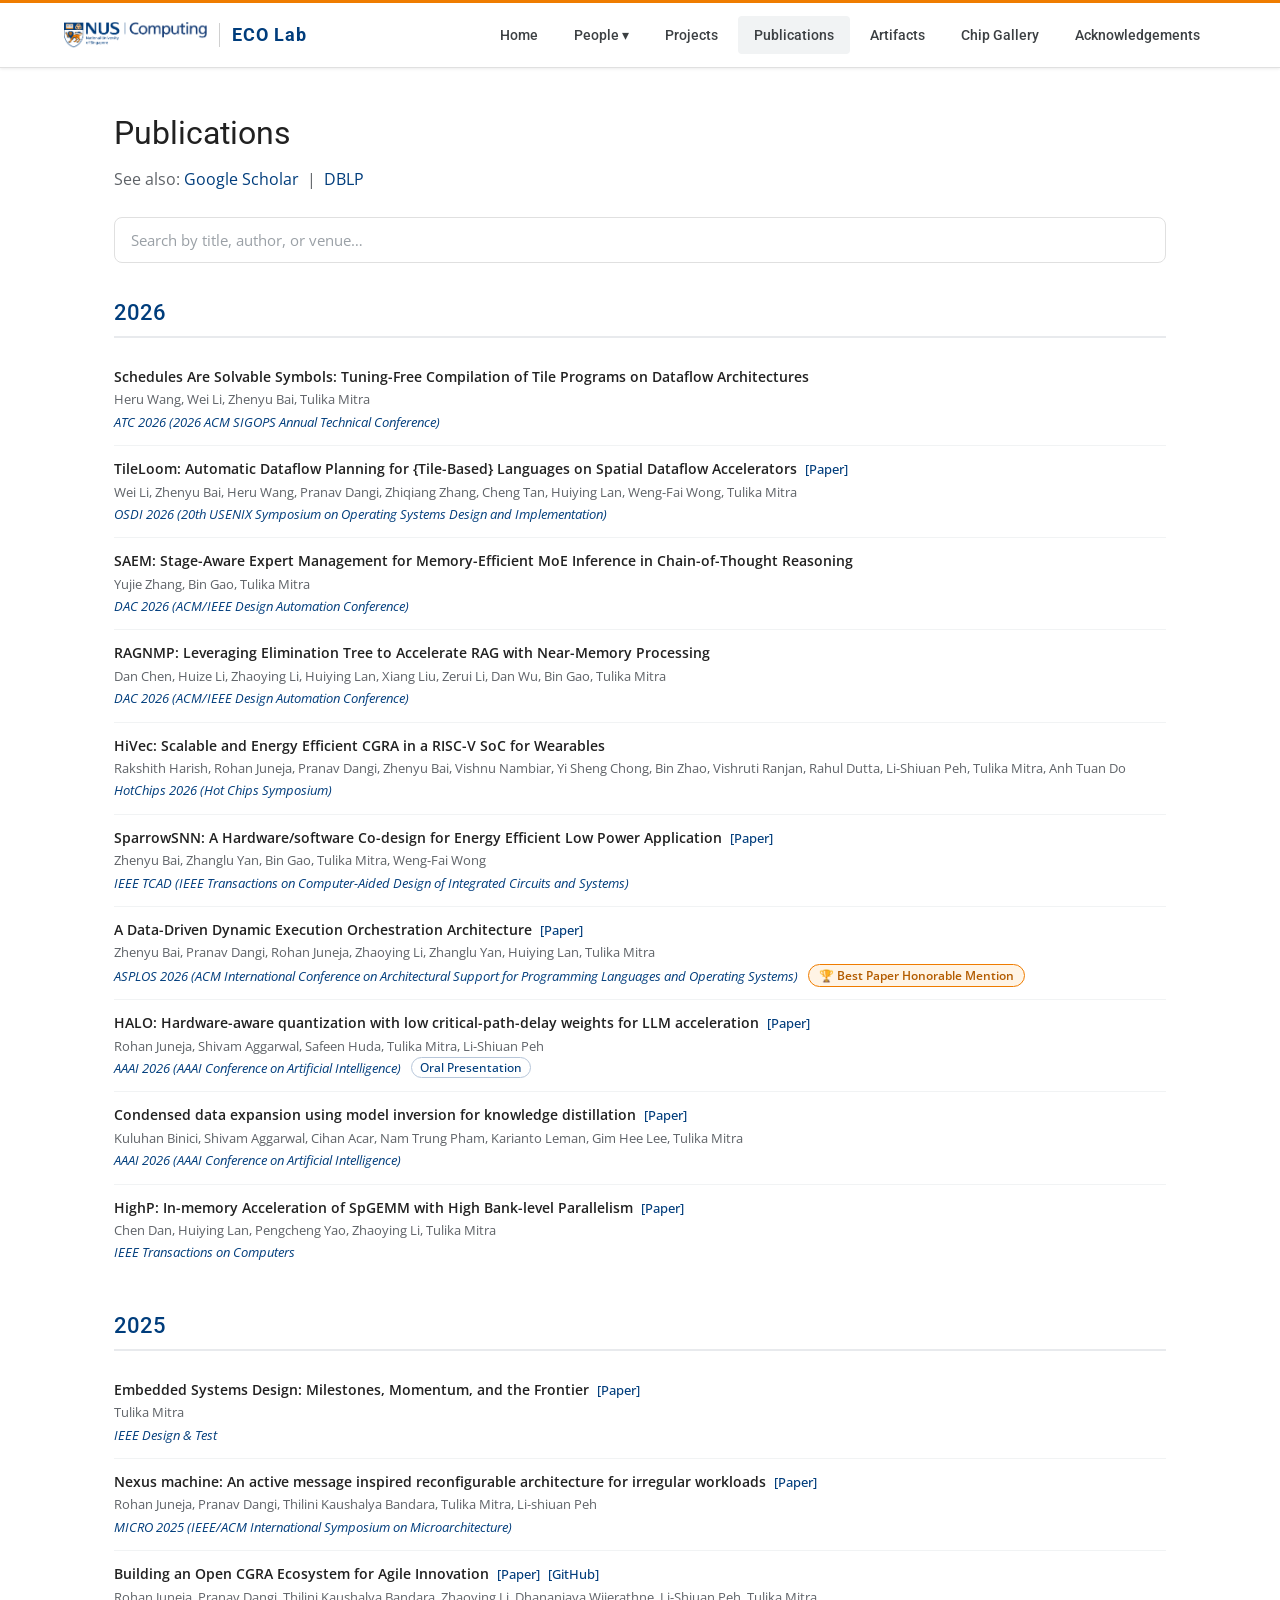
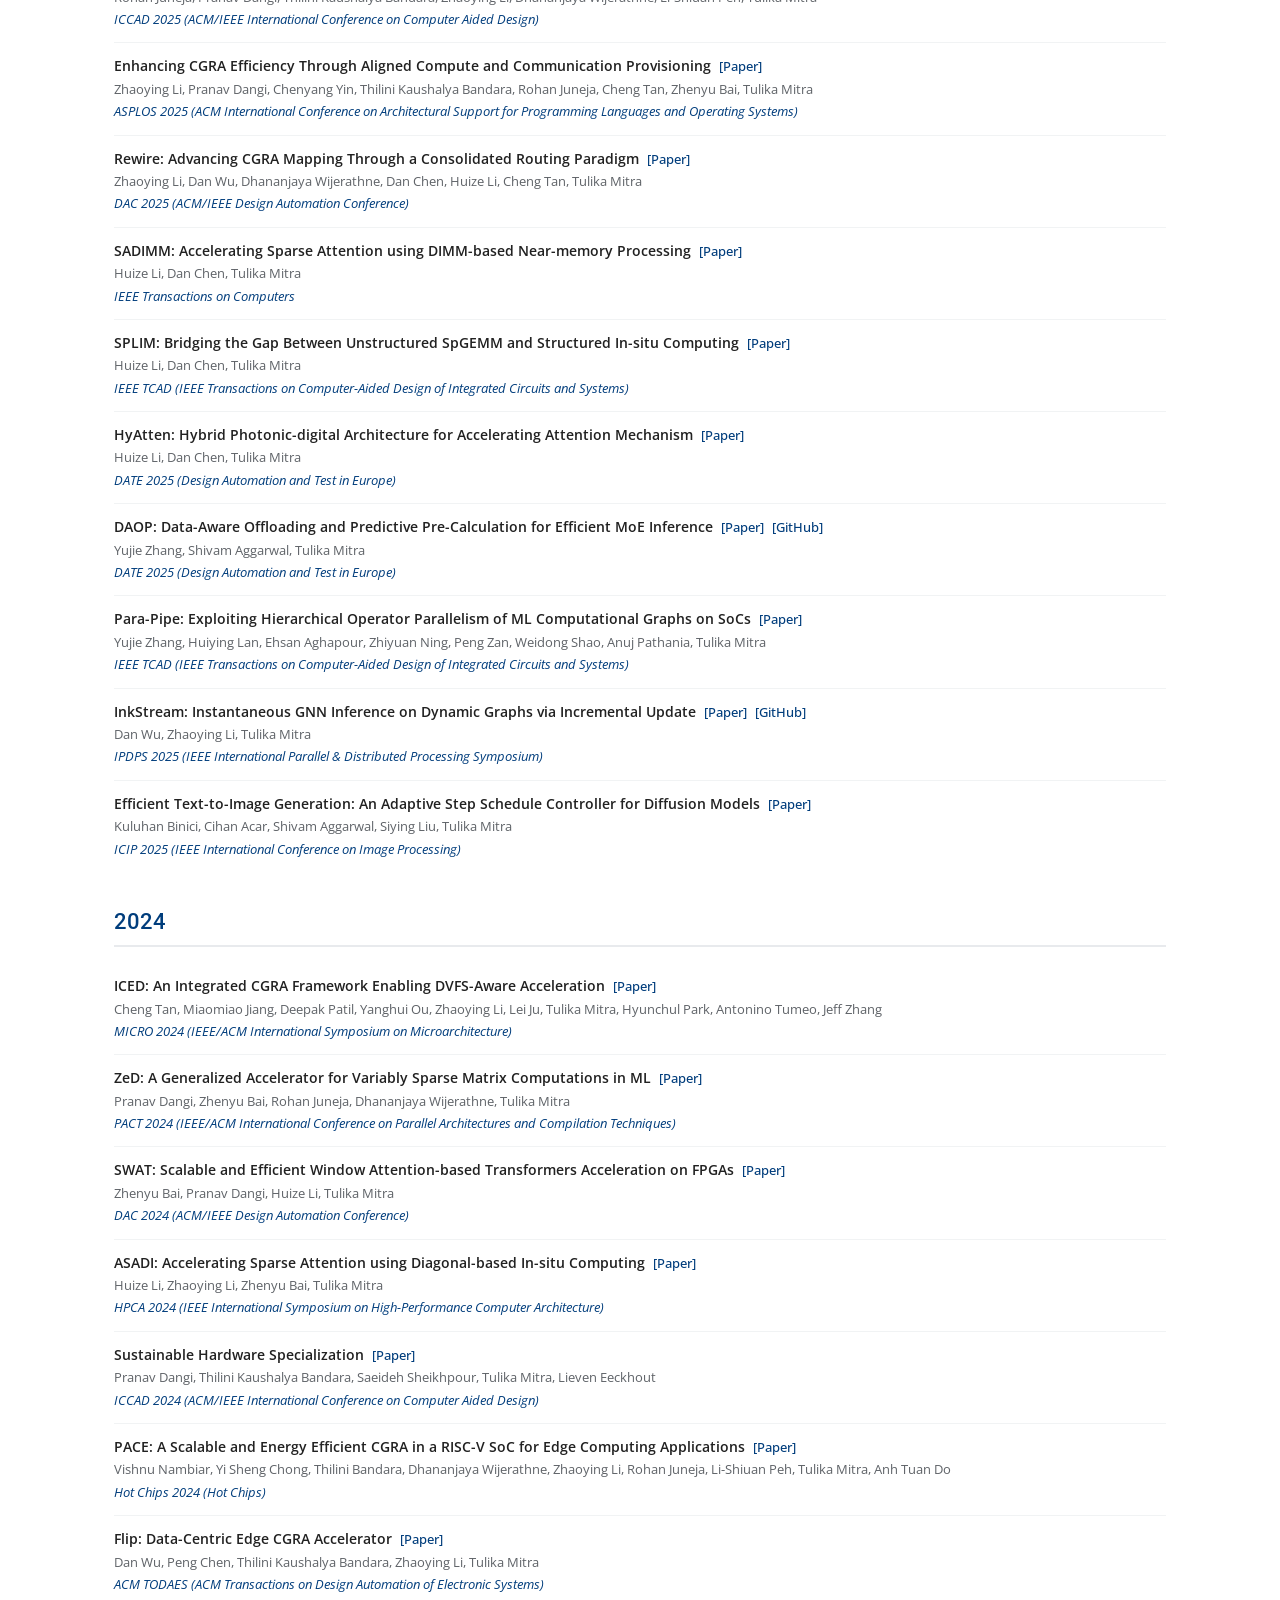
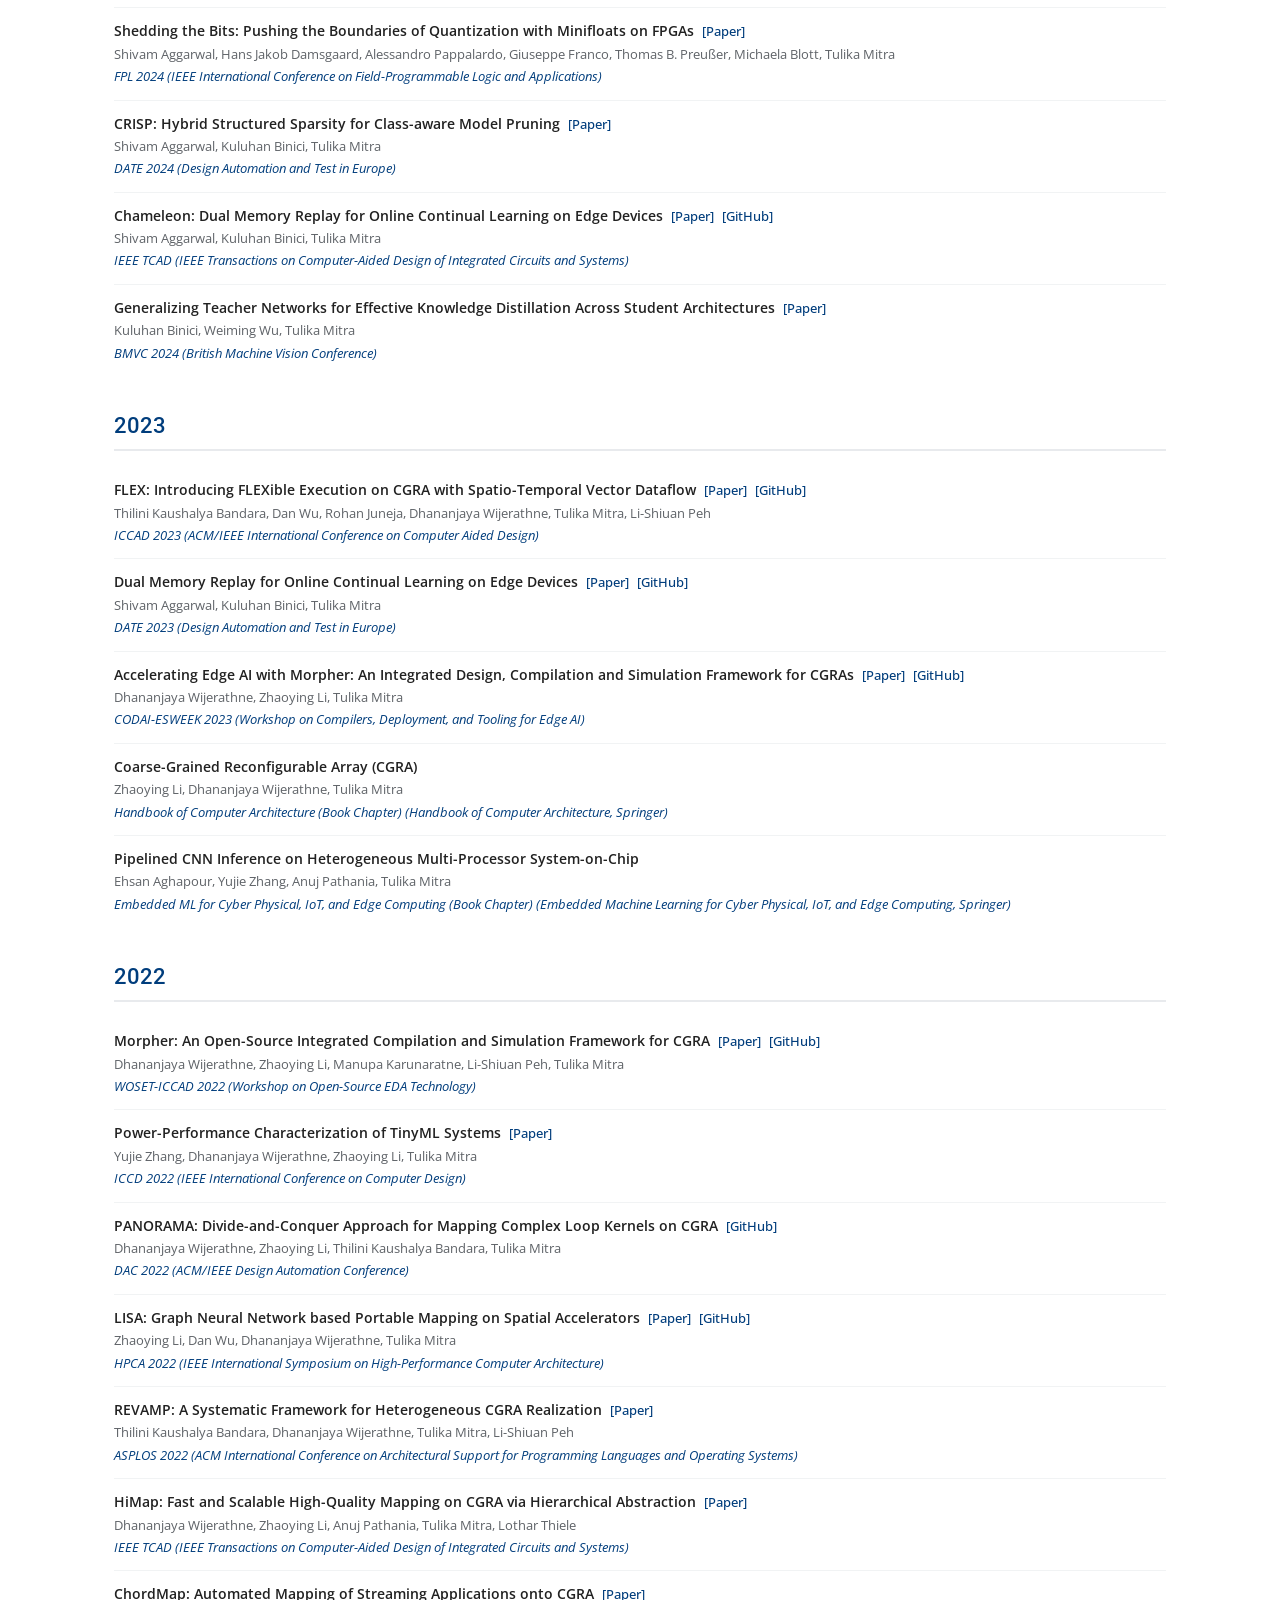
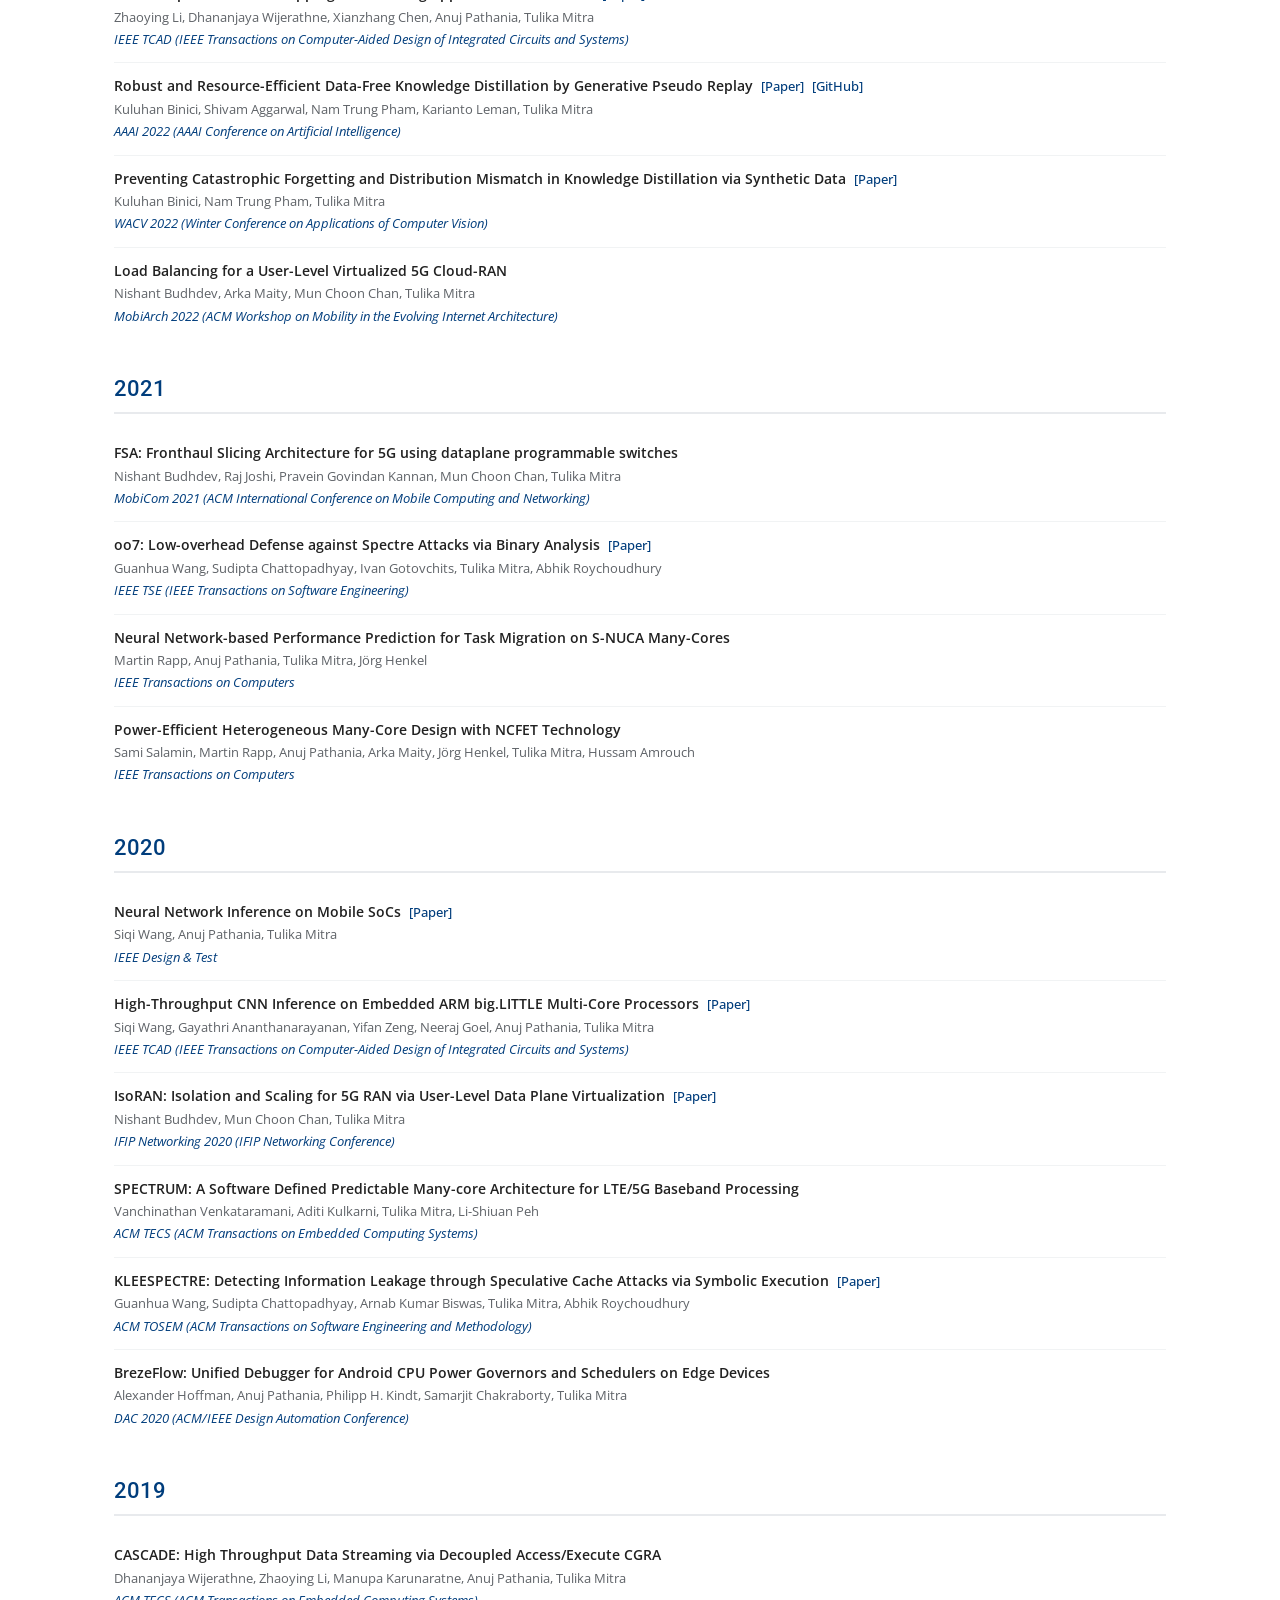
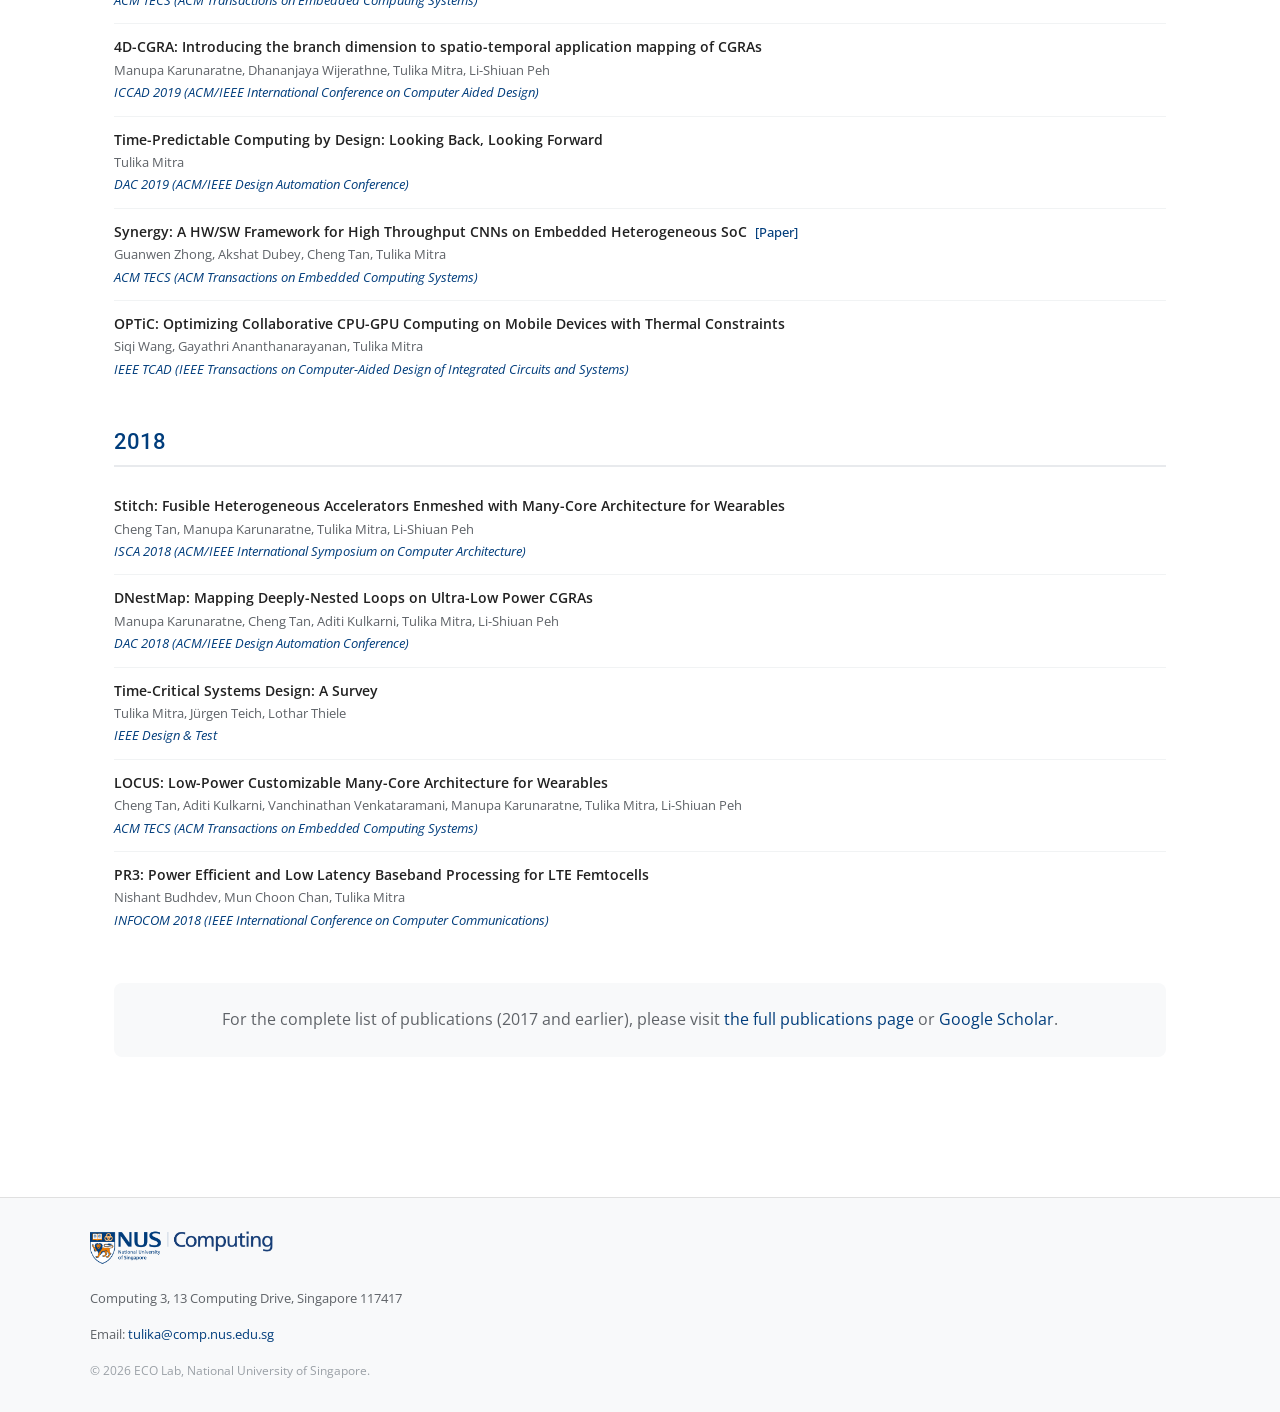
<file: publications.html>
<!DOCTYPE html>
<html lang="en">
<head>
    <meta charset="UTF-8">
    <meta name="viewport" content="width=device-width, initial-scale=1.0">
    <title>Publications - ECO Lab</title>
    <meta name="description" content="Publications from ECO Lab at NUS — research papers on CGRAs, sparse tensor accelerators, in-memory computing, and photonic architectures published at top venues.">
    <link rel="icon" type="image/svg+xml" href="static/favicon.svg">
    <!-- Open Graph -->
    <meta property="og:title" content="Publications - ECO Lab">
    <meta property="og:description" content="Research papers on CGRAs, sparse tensor accelerators, in-memory computing, and photonic architectures from ECO Lab at NUS.">
    <meta property="og:type" content="website">
    <meta property="og:url" content="https://ecolab.comp.nus.edu.sg/publications.html">
    <meta property="og:image" content="https://ecolab.comp.nus.edu.sg/static/nus-com3-hero.webp">
    <!-- Twitter Card -->
    <meta name="twitter:card" content="summary">
    <meta name="twitter:title" content="Publications - ECO Lab">
    <meta name="twitter:description" content="Research papers on CGRAs, sparse tensor accelerators, in-memory computing, and photonic architectures from ECO Lab at NUS.">
    <meta name="twitter:image" content="https://ecolab.comp.nus.edu.sg/static/nus-com3-hero.webp">
    <link rel="stylesheet" href="css/style.css">
</head>
<body data-page="publications">

    <div class="page-container">

        <h1 style="font-family: 'Roboto', sans-serif; font-weight: 400; margin-bottom: 8px;">Publications</h1>
        <p style="color: #5f6368; margin-bottom: 24px;">
            See also: <a href="https://scholar.google.com.sg/citations?user=ajeWJ4UAAAAJ&hl=en&oi=ao" target="_blank">Google Scholar</a>
            &nbsp;|&nbsp; <a href="http://dblp.uni-trier.de/pers/hd/m/Mitra:Tulika" target="_blank">DBLP</a>
        </p>

        <div id="publications-container"></div>

        <!-- Earlier years note -->
        <div style="margin: 40px 0; padding: 24px; background: #f8f9fa; border-radius: 8px; text-align: center;">
            <p style="color: #5f6368; margin: 0;">
                For the complete list of publications (2017 and earlier), please visit
                <a href="https://www.comp.nus.edu.sg/~tulika/publications.htm" target="_blank">the full publications page</a>
                or <a href="https://scholar.google.com.sg/citations?user=ajeWJ4UAAAAJ&hl=en&oi=ao" target="_blank">Google Scholar</a>.
            </p>
        </div>

    </div>

    <script src="js/components.js"></script>
    <script src="js/publications.js"></script>
    <script>
        document.addEventListener('DOMContentLoaded', () => {
            renderPublications('publications-container');
        });
    </script>
</body>
</html>
</file>
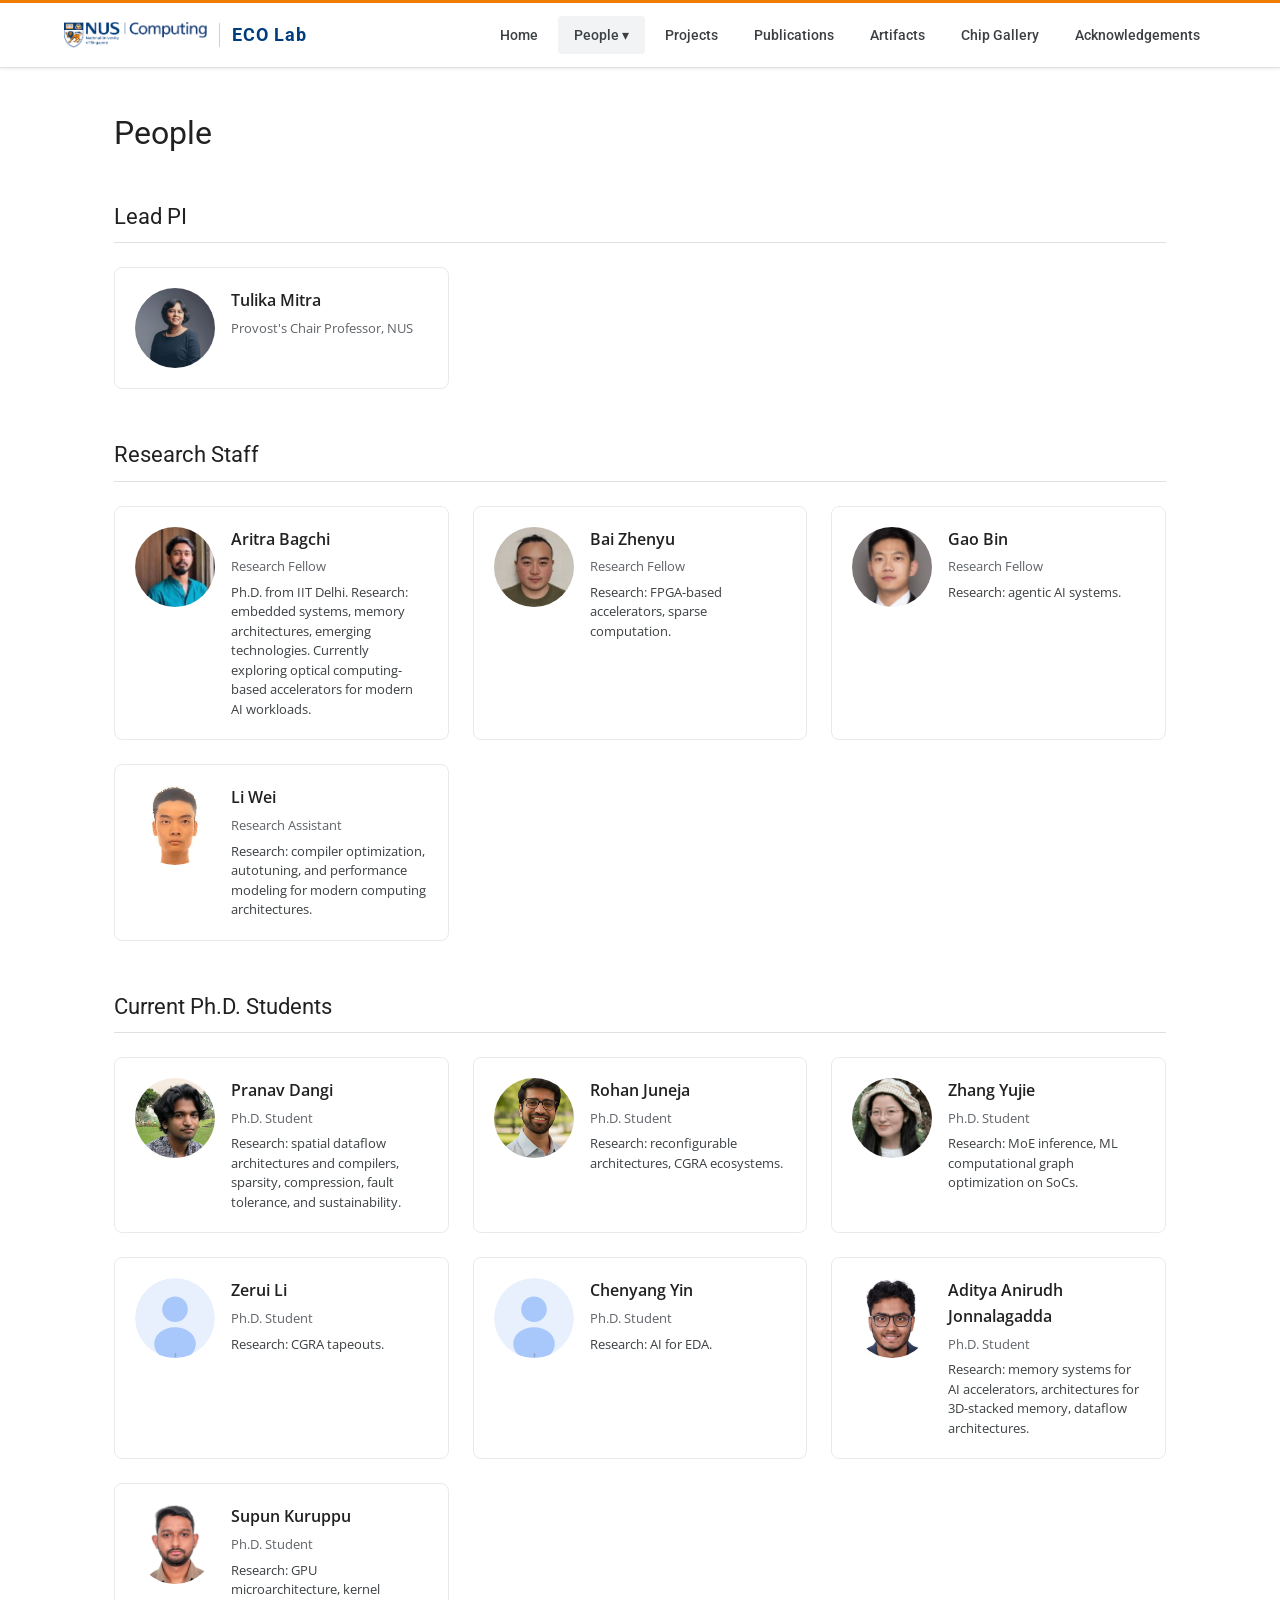
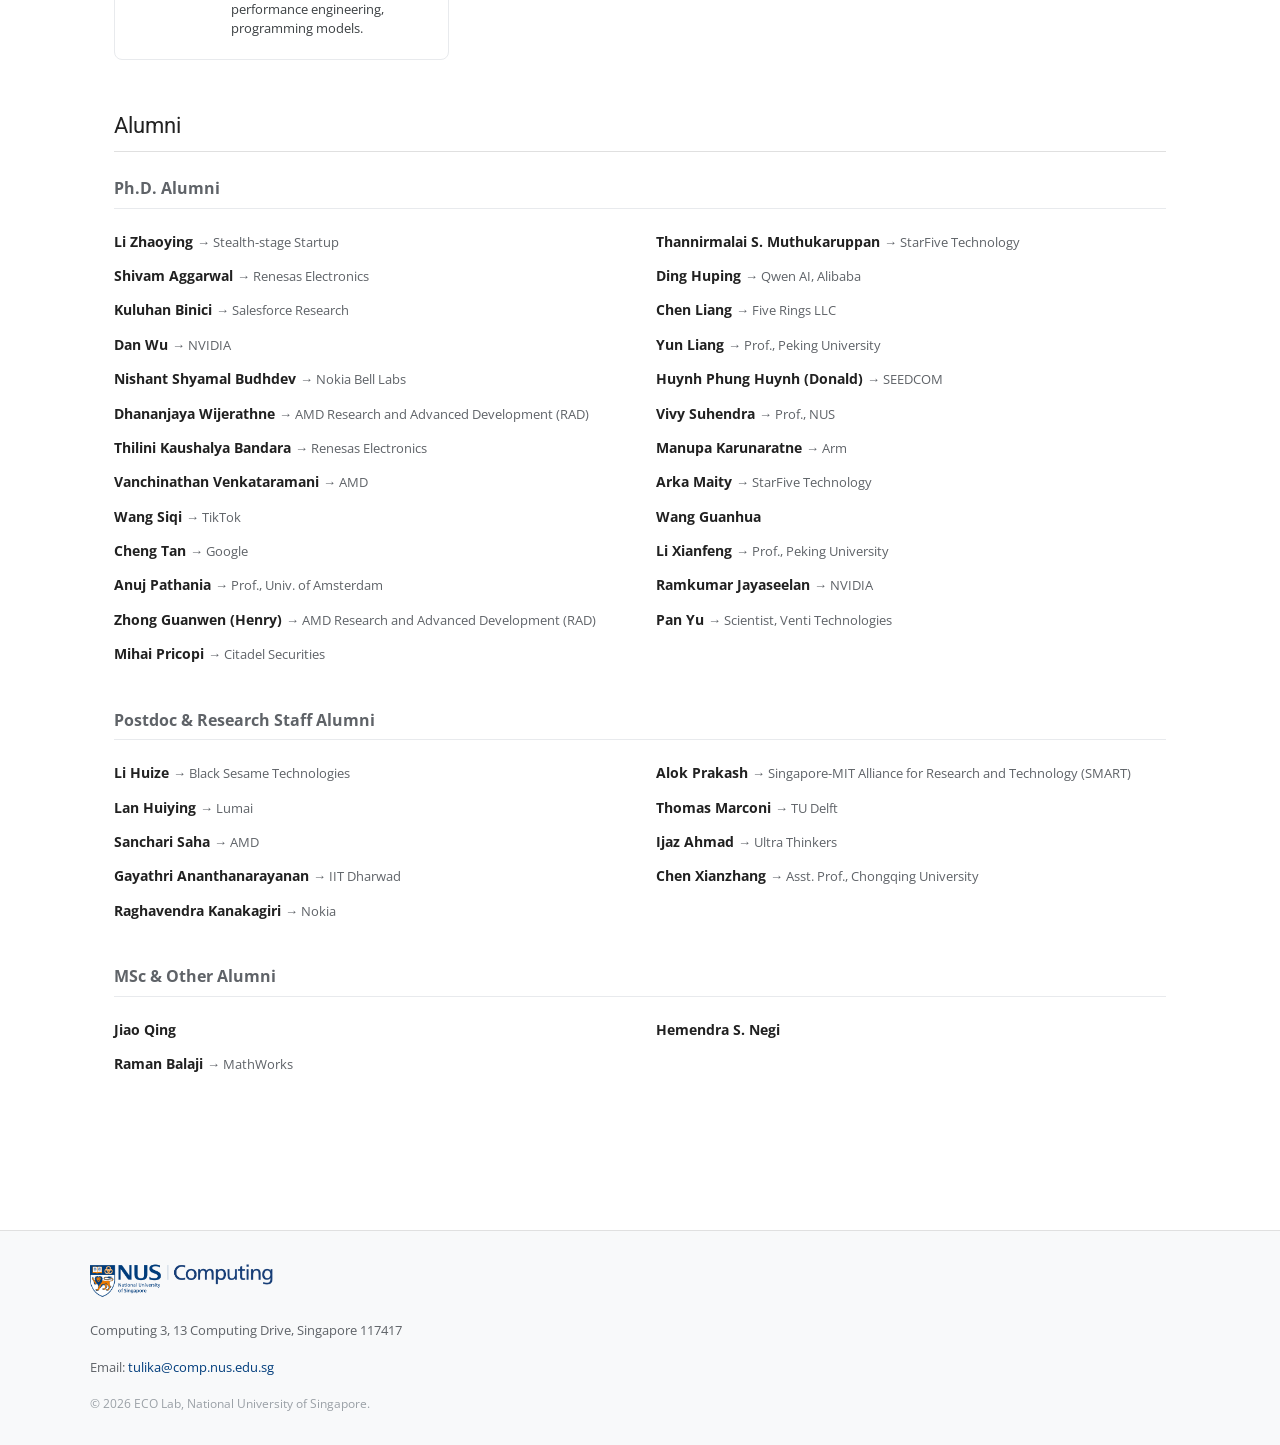
<file: team.html>
<!DOCTYPE html>
<html lang="en">
<head>
    <meta charset="UTF-8">
    <meta name="viewport" content="width=device-width, initial-scale=1.0">
    <title>People - ECO Lab</title>
    <meta name="description" content="Meet the ECO Lab team — research fellows, PhD students, and alumni working on reconfigurable computing, sparse accelerators, and embedded systems at NUS.">
    <link rel="icon" type="image/svg+xml" href="static/favicon.svg">
    <!-- Open Graph -->
    <meta property="og:title" content="People - ECO Lab">
    <meta property="og:description" content="Meet the ECO Lab team — research fellows, PhD students, and alumni working on reconfigurable computing and embedded systems at NUS.">
    <meta property="og:type" content="website">
    <meta property="og:url" content="https://ecolab.comp.nus.edu.sg/team.html">
    <meta property="og:image" content="https://ecolab.comp.nus.edu.sg/static/nus-com3-hero.webp">
    <!-- Twitter Card -->
    <meta name="twitter:card" content="summary">
    <meta name="twitter:title" content="People - ECO Lab">
    <meta name="twitter:description" content="Meet the ECO Lab team — research fellows, PhD students, and alumni working on reconfigurable computing and embedded systems at NUS.">
    <meta name="twitter:image" content="https://ecolab.comp.nus.edu.sg/static/nus-com3-hero.webp">
    <link rel="stylesheet" href="css/style.css">
</head>
<body data-page="people">

    <div class="page-container">

        <h1 style="font-family: 'Roboto', sans-serif; font-weight: 400; margin-bottom: 40px;">People</h1>

        <!-- Lead PI -->
        <div class="team-category">
            <h2>Lead PI</h2>
            <div class="team-grid">
                <div class="team-card">
                    <img src="static/tulika/tulika-mitra-2.jpg" alt="Tulika Mitra">
                    <div class="team-card-info">
                        <h3><a href="professor.html">Tulika Mitra</a></h3>
                        <p class="role">Provost's Chair Professor, NUS</p>
                    </div>
                </div>
            </div>
        </div>

        <!-- Research Staff -->
        <div class="team-category">
            <h2>Research Staff</h2>
            <div class="team-grid">
                <div class="team-card">
                    <img src="static/tulika/aritra-bagchi.png" alt="Aritra Bagchi">
                    <div class="team-card-info">
                        <h3>Aritra Bagchi</h3>
                        <p class="role">Research Fellow</p>
                        <p class="bio">Ph.D. from IIT Delhi. Research: embedded systems, memory architectures, emerging technologies. Currently exploring optical computing-based accelerators for modern AI workloads.</p>
                    </div>
                </div>
                <div class="team-card">
                    <img src="static/tulika/bai-zhenyu.png" alt="Bai Zhenyu">
                    <div class="team-card-info">
                        <h3>Bai Zhenyu</h3>
                        <p class="role">Research Fellow</p>
                        <p class="bio">Research: FPGA-based accelerators, sparse computation.</p>
                    </div>
                </div>
                <div class="team-card">
                    <img src="static/tulika/gao-bin.png" alt="Gao Bin">
                    <div class="team-card-info">
                        <h3>Gao Bin</h3>
                        <p class="role">Research Fellow</p>
                        <p class="bio">Research: agentic AI systems.</p>
                    </div>
                </div>
                <div class="team-card">
                    <img src="static/tulika/li-wei.png" alt="Li Wei">
                    <div class="team-card-info">
                        <h3>Li Wei</h3>
                        <p class="role">Research Assistant</p>
                        <p class="bio">Research: compiler optimization, autotuning, and performance modeling for modern computing architectures.</p>
                    </div>
                </div>
            </div>
        </div>

        <!-- Current Ph.D. Students -->
        <div class="team-category">
            <h2>Current Ph.D. Students</h2>
            <div class="team-grid">
                <div class="team-card">
                    <img src="static/tulika/pranav-dangi.png" alt="Pranav Dangi">
                    <div class="team-card-info">
                        <h3>Pranav Dangi</h3>
                        <p class="role">Ph.D. Student</p>
                        <p class="bio">Research: spatial dataflow architectures and compilers, sparsity, compression, fault tolerance, and sustainability.</p>
                    </div>
                </div>
                <div class="team-card">
                    <img src="static/tulika/rohan-juneja.png" alt="Rohan Juneja">
                    <div class="team-card-info">
                        <h3>Rohan Juneja</h3>
                        <p class="role">Ph.D. Student</p>
                        <p class="bio">Research: reconfigurable architectures, CGRA ecosystems.</p>
                    </div>
                </div>
                <div class="team-card">
                    <img src="static/tulika/zhang-yujie.png" alt="Zhang Yujie">
                    <div class="team-card-info">
                        <h3>Zhang Yujie</h3>
                        <p class="role">Ph.D. Student</p>
                        <p class="bio">Research: MoE inference, ML computational graph optimization on SoCs.</p>
                    </div>
                </div>
                <div class="team-card">
                    <img src="static/tulika/default-avatar.svg" alt="Zerui Li">
                    <div class="team-card-info">
                        <h3>Zerui Li</h3>
                        <p class="role">Ph.D. Student</p>
                        <p class="bio">Research: CGRA tapeouts.</p>
                    </div>
                </div>
                <div class="team-card">
                    <img src="static/tulika/default-avatar.svg" alt="Chenyang Yin">
                    <div class="team-card-info">
                        <h3>Chenyang Yin</h3>
                        <p class="role">Ph.D. Student</p>
                        <p class="bio">Research: AI for EDA.</p>
                    </div>
                </div>
                <div class="team-card">
                    <img src="static/tulika/aditya-jonnalagadda.png" alt="Aditya Anirudh Jonnalagadda">
                    <div class="team-card-info">
                        <h3>Aditya Anirudh Jonnalagadda</h3>
                        <p class="role">Ph.D. Student</p>
                        <p class="bio">Research: memory systems for AI accelerators, architectures for 3D-stacked memory, dataflow architectures.</p>
                    </div>
                </div>
                <div class="team-card">
                    <img src="static/tulika/supun-kuruppu.png" alt="Supun Kuruppu">
                    <div class="team-card-info">
                        <h3>Supun Kuruppu</h3>
                        <p class="role">Ph.D. Student</p>
                        <p class="bio">Research: GPU microarchitecture, kernel performance engineering, programming models.</p>
                    </div>
                </div>
            </div>
        </div>

        <!-- Alumni -->
        <div class="team-category">
            <h2>Alumni</h2>

            <h3 style="font-size: 16px; color: #5f6368; margin: 24px 0 16px; padding-bottom: 6px; border-bottom: 1px solid #e8eaed;">Ph.D. Alumni</h3>
            <ul class="alumni-list">
                <li><strong>Li Zhaoying</strong> <span class="alumni-pos">→ Stealth-stage Startup</span></li>
                <li><strong>Shivam Aggarwal</strong> <span class="alumni-pos">→ Renesas Electronics</span></li>
                <li><strong>Kuluhan Binici</strong> <span class="alumni-pos">→ Salesforce Research</span></li>
                <li><strong>Dan Wu</strong> <span class="alumni-pos">→ NVIDIA</span></li>
                <li><strong>Nishant Shyamal Budhdev</strong> <span class="alumni-pos">→ Nokia Bell Labs</span></li>
                <li><strong>Dhananjaya Wijerathne</strong> <span class="alumni-pos">→ AMD Research and Advanced Development (RAD)</span></li>
                <li><strong>Thilini Kaushalya Bandara</strong> <span class="alumni-pos">→ Renesas Electronics</span></li>
                <li><strong>Vanchinathan Venkataramani</strong> <span class="alumni-pos">→ AMD</span></li>
                <li><strong>Wang Siqi</strong> <span class="alumni-pos">→ TikTok</span></li>
                <li><strong>Cheng Tan</strong> <span class="alumni-pos">→ Google</span></li>
                <li><strong>Anuj Pathania</strong> <span class="alumni-pos">→ Prof., Univ. of Amsterdam</span></li>
                <li><strong>Zhong Guanwen (Henry)</strong> <span class="alumni-pos">→ AMD Research and Advanced Development (RAD)</span></li>
                <li><strong>Mihai Pricopi</strong> <span class="alumni-pos">→ Citadel Securities</span></li>
                <li><strong>Thannirmalai S. Muthukaruppan</strong> <span class="alumni-pos">→ StarFive Technology</span></li>
                <li><strong>Ding Huping</strong> <span class="alumni-pos">→ Qwen AI, Alibaba</span></li>
                <li><strong>Chen Liang</strong> <span class="alumni-pos">→ Five Rings LLC</span></li>
                <li><strong>Yun Liang</strong> <span class="alumni-pos">→ Prof., Peking University</span></li>
                <li><strong>Huynh Phung Huynh (Donald)</strong> <span class="alumni-pos">→ SEEDCOM</span></li>
                <li><strong>Vivy Suhendra</strong> <span class="alumni-pos">→ Prof., NUS</span></li>
                <li><strong>Manupa Karunaratne</strong> <span class="alumni-pos">→ Arm</span></li>
                <li><strong>Arka Maity</strong> <span class="alumni-pos">→ StarFive Technology</span></li>
                <li><strong>Wang Guanhua</strong></li>
                <li><strong>Li Xianfeng</strong> <span class="alumni-pos">→ Prof., Peking University</span></li>
                <li><strong>Ramkumar Jayaseelan</strong> <span class="alumni-pos">→ NVIDIA</span></li>
                <li><strong>Pan Yu</strong> <span class="alumni-pos">→ Scientist, Venti Technologies</span></li>
            </ul>

            <h3 style="font-size: 16px; color: #5f6368; margin: 36px 0 16px; padding-bottom: 6px; border-bottom: 1px solid #e8eaed;">Postdoc &amp; Research Staff Alumni</h3>
            <ul class="alumni-list">
                <li><strong>Li Huize</strong> <span class="alumni-pos">→ Black Sesame Technologies</span></li>
                <li><strong>Lan Huiying</strong> <span class="alumni-pos">→ Lumai</span></li>
                <li><strong>Sanchari Saha</strong> <span class="alumni-pos">→ AMD</span></li>
                <li><strong>Gayathri Ananthanarayanan</strong> <span class="alumni-pos">→ IIT Dharwad</span></li>
                <li><strong>Raghavendra Kanakagiri</strong> <span class="alumni-pos">→ Nokia</span></li>
                <li><strong>Alok Prakash</strong> <span class="alumni-pos">→ Singapore-MIT Alliance for Research and Technology (SMART)</span></li>
                <li><strong>Thomas Marconi</strong> <span class="alumni-pos">→ TU Delft</span></li>
                <li><strong>Ijaz Ahmad</strong> <span class="alumni-pos">→ Ultra Thinkers</span></li>
                <li><strong>Chen Xianzhang</strong> <span class="alumni-pos">→ Asst. Prof., Chongqing University</span></li>
            </ul>

            <h3 style="font-size: 16px; color: #5f6368; margin: 36px 0 16px; padding-bottom: 6px; border-bottom: 1px solid #e8eaed;">MSc &amp; Other Alumni</h3>
            <ul class="alumni-list">
                <li><strong>Jiao Qing</strong></li>
                <li><strong>Raman Balaji</strong> <span class="alumni-pos">→ MathWorks</span></li>
                <li><strong>Hemendra S. Negi</strong></li>
            </ul>
        </div>



    </div>

    <script src="js/components.js"></script>
</body>
</html>
</file>
<file: css/style.css>
/* ============================================
   Tulika Mitra - Global Styles
   ============================================ */

/* Google Fonts */
@import url('https://fonts.googleapis.com/css2?family=Roboto:wght@300;400;500;700&family=Open+Sans:wght@300;400;600;700&family=Lora:wght@400;500;600;700&display=swap');

/* NUS Brand Colors */
:root {
    --nus-blue: #003D7C;
    --nus-orange: #EF7C00;
    --nus-blue-light: #e8eef5;
    --nus-blue-hover: #002a56;
}

/* Reset & Base */
*, *::before, *::after {
    margin: 0;
    padding: 0;
    box-sizing: border-box;
}

html {
    scroll-behavior: smooth;
}

body {
    font-family: 'Open Sans', 'Roboto', sans-serif;
    color: #212121;
    background: #fff;
    line-height: 1.6;
    -webkit-font-smoothing: antialiased;
}

a {
    color: var(--nus-blue);
    text-decoration: none;
}

a:hover {
    text-decoration: underline;
}

img {
    max-width: 100%;
    height: auto;
}

/* ============================================
   Navigation Bar
   ============================================ */
.site-nav {
    position: sticky;
    top: 0;
    z-index: 1000;
    background: #fff;
    border-bottom: 1px solid #e0e0e0;
    border-top: 3px solid var(--nus-orange);
    box-shadow: 0 1px 3px rgba(0,0,0,0.08);
    margin: 0 !important;
    padding: 0 !important;
    width: 100% !important;
    font-family: 'Roboto', 'Open Sans', sans-serif !important;
}

.nav-inner {
    max-width: 1200px;
    margin: 0 auto;
    display: flex;
    align-items: center;
    justify-content: space-between;
    padding: 0 24px;
    height: 64px;
}

.nav-brand {
    display: flex;
    align-items: center;
    gap: 12px;
    text-decoration: none;
    color: var(--nus-blue);
}

.nav-brand:hover {
    text-decoration: none;
}

.nav-brand img {
    height: 28px;
    width: auto;
}

.nav-brand .nav-divider {
    width: 1px;
    height: 24px;
    background: #d0d0d0;
}

.nav-brand span {
    font-family: 'Roboto', sans-serif;
    font-weight: 700;
    font-size: 18px;
    letter-spacing: 1px;
    color: var(--nus-blue);
}

.nav-links {
    display: flex;
    align-items: center;
    gap: 4px;
    list-style: none;
}

.nav-links > li {
    position: relative;
}

.nav-links > li > a {
    display: block;
    padding: 8px 16px;
    color: #3c4043;
    font-size: 14px;
    font-weight: 500;
    border-radius: 4px;
    transition: background 0.2s;
    text-decoration: none;
}

.nav-links > li > a:hover,
.nav-links > li > a.active {
    background: #f1f3f4;
    text-decoration: none;
}

/* Dropdown */
.nav-dropdown {
    display: none;
    position: absolute;
    top: 100%;
    left: 0;
    background: #fff;
    border: 1px solid #e0e0e0;
    border-radius: 8px;
    box-shadow: 0 4px 12px rgba(0,0,0,0.1);
    min-width: 180px;
    padding: 8px 0;
    z-index: 100;
    list-style: none;
}

.nav-dropdown li a {
    display: block;
    padding: 8px 20px;
    color: #3c4043;
    font-size: 13px;
    transition: background 0.2s;
    text-decoration: none;
}

.nav-dropdown li a:hover {
    background: #f1f3f4;
    text-decoration: none;
}

li:hover > .nav-dropdown {
    display: block;
}

/* Hamburger */
.nav-toggle {
    display: none;
    background: none;
    border: none;
    cursor: pointer;
    padding: 8px;
}

.nav-toggle span {
    display: block;
    width: 24px;
    height: 2px;
    background: #3c4043;
    margin: 5px 0;
    transition: 0.3s;
}

/* Mobile */
@media (max-width: 768px) {
    .nav-toggle {
        display: block;
    }

    .nav-links {
        display: none;
        position: absolute;
        top: 64px;
        left: 0;
        right: 0;
        background: #fff;
        flex-direction: column;
        padding: 12px 0;
        border-bottom: 1px solid #e0e0e0;
        box-shadow: 0 4px 12px rgba(0,0,0,0.1);
    }

    .nav-links.open {
        display: flex;
    }

    .nav-links > li > a {
        padding: 12px 24px;
    }

    .nav-dropdown {
        position: static;
        box-shadow: none;
        border: none;
        border-radius: 0;
        padding-left: 20px;
    }

    li:hover > .nav-dropdown {
        display: none;
    }

    li.dropdown-open > .nav-dropdown {
        display: block;
    }
}

/* ============================================
   Page Container
   ============================================ */
.page-container {
    max-width: 1100px;
    margin: 0 auto;
    padding: 40px 24px;
}

/* ============================================
   Hero Section (Home)
   ============================================ */
.hero {
    position: relative;
    height: 400px;
    display: flex;
    align-items: center;
    justify-content: center;
    text-align: center;
    color: #fff;
    background-size: cover;
    background-position: center;
    background-repeat: no-repeat;
}

.hero-overlay {
    position: absolute;
    inset: 0;
    background: rgba(0, 0, 0, 0.45);
}

.hero-content {
    position: relative;
    z-index: 1;
    max-width: 800px;
    padding: 0 24px;
}

.hero-content h1 {
    font-family: 'Lora', serif;
    font-size: 28px;
    font-weight: 400;
    font-style: italic;
    line-height: 1.5;
    margin-bottom: 16px;
}

.hero-content .hero-author {
    font-size: 16px;
    font-weight: 300;
    opacity: 0.9;
}

/* ============================================
   Section Styles
   ============================================ */
.section-title {
    font-family: 'Roboto', sans-serif;
    font-size: 24px;
    font-weight: 400;
    color: #212121;
    margin-bottom: 24px;
    padding-bottom: 8px;
    border-bottom: 2px solid var(--nus-orange);
    display: inline-block;
}

.section-block {
    margin-bottom: 48px;
}

/* ============================================
   Profile Card (Professor Page)
   ============================================ */
.profile-header {
    display: flex;
    gap: 40px;
    align-items: flex-start;
    margin-bottom: 48px;
}

.profile-photo {
    width: 250px;
    min-width: 250px;
    border-radius: 8px;
    box-shadow: 0 4px 12px rgba(0,0,0,0.1);
}

.profile-info h1 {
    font-family: 'Roboto', sans-serif;
    font-size: 28px;
    font-weight: 500;
    margin-bottom: 8px;
}

.profile-info .title {
    font-size: 16px;
    color: #5f6368;
    margin-bottom: 4px;
}

.profile-info .contact-list {
    list-style: none;
    margin-top: 12px;
}

.profile-info .contact-list li {
    font-size: 14px;
    color: #5f6368;
    margin-bottom: 4px;
}

@media (max-width: 768px) {
    .profile-header {
        flex-direction: column;
        align-items: center;
        text-align: center;
    }

    .profile-photo {
        width: 200px;
        min-width: auto;
    }
}

/* ============================================
   Team Grid
   ============================================ */
.team-category {
    margin-bottom: 48px;
}

.team-category h2 {
    font-family: 'Roboto', sans-serif;
    font-size: 22px;
    font-weight: 400;
    color: #212121;
    margin-bottom: 24px;
    padding-bottom: 8px;
    border-bottom: 1px solid #e0e0e0;
}

.team-grid {
    display: grid;
    grid-template-columns: repeat(auto-fill, minmax(280px, 1fr));
    gap: 24px;
}

.team-card {
    display: flex;
    gap: 16px;
    padding: 20px;
    background: #fff;
    border: 1px solid #e8eaed;
    border-radius: 8px;
    transition: box-shadow 0.2s;
}

.team-card:hover {
    box-shadow: 0 4px 12px rgba(0,0,0,0.08);
}

.team-card img {
    width: 80px;
    height: 80px;
    border-radius: 50%;
    object-fit: cover;
    flex-shrink: 0;
}

.team-card-info h3 {
    font-size: 16px;
    font-weight: 600;
    margin-bottom: 4px;
}

.team-card-info h3 a {
    color: #212121;
}

.team-card-info h3 a:hover {
    color: var(--nus-blue);
}

.team-card-info .role {
    font-size: 13px;
    color: #5f6368;
    margin-bottom: 6px;
}

.team-card-info .bio {
    font-size: 13px;
    color: #3c4043;
    line-height: 1.5;
}

/* PI card - larger */
.team-card.pi-card {
    grid-column: 1 / -1;
    max-width: 600px;
}

.team-card.pi-card img {
    width: 120px;
    height: 120px;
}

@media (max-width: 768px) {
    .team-grid {
        grid-template-columns: 1fr;
    }
}

/* ============================================
   Sponsor Grid
   ============================================ */
.sponsor-grid {
    display: grid;
    grid-template-columns: repeat(auto-fill, minmax(160px, 1fr));
    gap: 32px;
    align-items: center;
    justify-items: center;
    padding: 24px 0;
}

.sponsor-grid img {
    max-height: 60px;
    width: auto;
    filter: grayscale(20%);
    opacity: 0.85;
    transition: all 0.3s;
}

.sponsor-grid img:hover {
    filter: grayscale(0%);
    opacity: 1;
}

/* ============================================
   Blockquote
   ============================================ */
blockquote {
    border-left: 3px solid var(--nus-blue);
    padding: 16px 24px;
    margin: 24px 0;
    background: #f8f9fa;
    border-radius: 0 8px 8px 0;
    font-style: italic;
    color: #3c4043;
}

blockquote cite {
    display: block;
    margin-top: 8px;
    font-style: normal;
    font-size: 14px;
    color: #5f6368;
}

/* ============================================
   Openings / Highlight Box
   ============================================ */
.highlight-box {
    background: var(--nus-blue-light);
    border-radius: 8px;
    padding: 24px;
    margin: 24px 0;
    border-left: 4px solid var(--nus-blue);
}

.highlight-box h3 {
    font-size: 18px;
    margin-bottom: 8px;
    color: var(--nus-blue);
}

/* ============================================
   Footer
   ============================================ */
.site-footer {
    background: #f8f9fa;
    border-top: 1px solid #e0e0e0;
    padding: 32px 24px;
    color: #5f6368;
    font-size: 13px;
    margin-top: 60px;
}

.site-footer .footer-inner {
    max-width: 1100px;
    margin: 0 auto;
}

.site-footer .footer-flex {
    display: flex;
    align-items: center;
    justify-content: space-between;
    gap: 32px;
}

.site-footer .footer-left {
    text-align: left;
}

.site-footer .footer-address {
    margin-bottom: 16px;
}

.site-footer .footer-map {
    margin: 16px auto;
    max-width: 300px;
}

.site-footer .footer-copy {
    margin-top: 16px;
    font-size: 12px;
    color: #9aa0a6;
}

.site-footer .footer-globe {
    flex-shrink: 0;
    width: 300px;
}

@media (max-width: 600px) {
    .site-footer .footer-flex {
        flex-direction: column;
        text-align: center;
    }
    .site-footer .footer-left {
        text-align: center;
    }
    .site-footer .footer-globe {
        margin-top: 16px;
    }
}

/* ============================================
   Content Typography
   ============================================ */
.content p {
    margin-bottom: 16px;
    line-height: 1.8;
    color: #3c4043;
}

.content h2 {
    font-family: 'Roboto', sans-serif;
    font-size: 22px;
    font-weight: 400;
    margin: 32px 0 16px;
    color: #212121;
}

.content ul, .content ol {
    margin: 16px 0;
    padding-left: 24px;
}

.content li {
    margin-bottom: 8px;
    line-height: 1.6;
    color: #3c4043;
}

/* ============================================
   Full-width Image Section
   ============================================ */
.full-width-image {
    width: 100%;
    height: 200px;
    object-fit: cover;
}

/* ============================================
   Alumni Section
   ============================================ */
.alumni-list {
    columns: 2;
    column-gap: 32px;
    list-style: none;
}

.alumni-list li {
    padding: 6px 0;
    font-size: 14px;
    color: #3c4043;
    break-inside: avoid;
}

.alumni-list li strong {
    color: #212121;
}

.alumni-list li .alumni-pos {
    color: #5f6368;
    font-size: 13px;
}

@media (max-width: 600px) {
    .alumni-list {
        columns: 1;
    }
}

/* ============================================
   Publications
   ============================================ */

.pub-year {
    font-family: 'Roboto', sans-serif;
    font-size: 22px;
    font-weight: 500;
    color: var(--nus-blue);
    margin: 32px 0 16px;
    padding-bottom: 6px;
    border-bottom: 2px solid #e8eaed;
}
.pub-list {
    list-style: none;
    padding: 0;
}
.pub-list li {
    padding: 12px 0;
    border-bottom: 1px solid #f1f3f4;
    line-height: 1.6;
    font-size: 14px;
}
.pub-list li:last-child {
    border-bottom: none;
}
.pub-title {
    font-weight: 600;
    color: #212121;
}
.pub-authors {
    color: #5f6368;
    font-size: 13px;
}
.pub-venue {
    color: var(--nus-blue);
    font-style: italic;
    font-size: 13px;
}
.pub-award {
    display: inline-block;
    margin-left: 6px;
    padding: 1px 10px;
    border-radius: 12px;
    background: #fff4e5;
    color: #b35c00;
    border: 1px solid var(--nus-orange);
    font-size: 12px;
    font-weight: 600;
    white-space: nowrap;
    vertical-align: 1px;
}
.pub-highlight {
    display: inline-block;
    margin-left: 6px;
    padding: 0 8px;
    border-radius: 12px;
    color: var(--nus-blue);
    border: 1px solid #b6c6da;
    font-size: 12px;
    font-weight: 500;
    white-space: nowrap;
    vertical-align: 1px;
}
.pub-filter {
    display: flex;
    gap: 8px;
    flex-wrap: wrap;
    margin-bottom: 24px;
}
.pub-filter button {
    padding: 6px 16px;
    border: 1px solid #e0e0e0;
    border-radius: 20px;
    background: #fff;
    cursor: pointer;
    font-size: 13px;
    transition: all 0.2s;
}
.pub-filter button:hover,
.pub-filter button.active {
    background: var(--nus-blue);
    color: #fff;
    border-color: var(--nus-blue);
}
.pub-link {
    color: var(--nus-blue);
    text-decoration: none;
    font-size: 13px;
    font-weight: 500;
    margin-left: 4px;
}
.pub-link:hover {
    text-decoration: underline;
}

/* Publication Search */
.pub-search-wrap {
    position: relative;
    margin-bottom: 24px;
}
.pub-search {
    width: 100%;
    padding: 12px 16px;
    font-size: 15px;
    font-family: inherit;
    border: 1px solid #e0e0e0;
    border-radius: 8px;
    outline: none;
    transition: border-color 0.2s, box-shadow 0.2s;
    background: #fff;
}
.pub-search:focus {
    border-color: var(--nus-blue);
    box-shadow: 0 0 0 3px rgba(0, 61, 124, 0.12);
}
.pub-search::placeholder {
    color: #9aa0a6;
}
.pub-search-count {
    display: block;
    margin-top: 8px;
    font-size: 13px;
    color: #5f6368;
}
</file>
